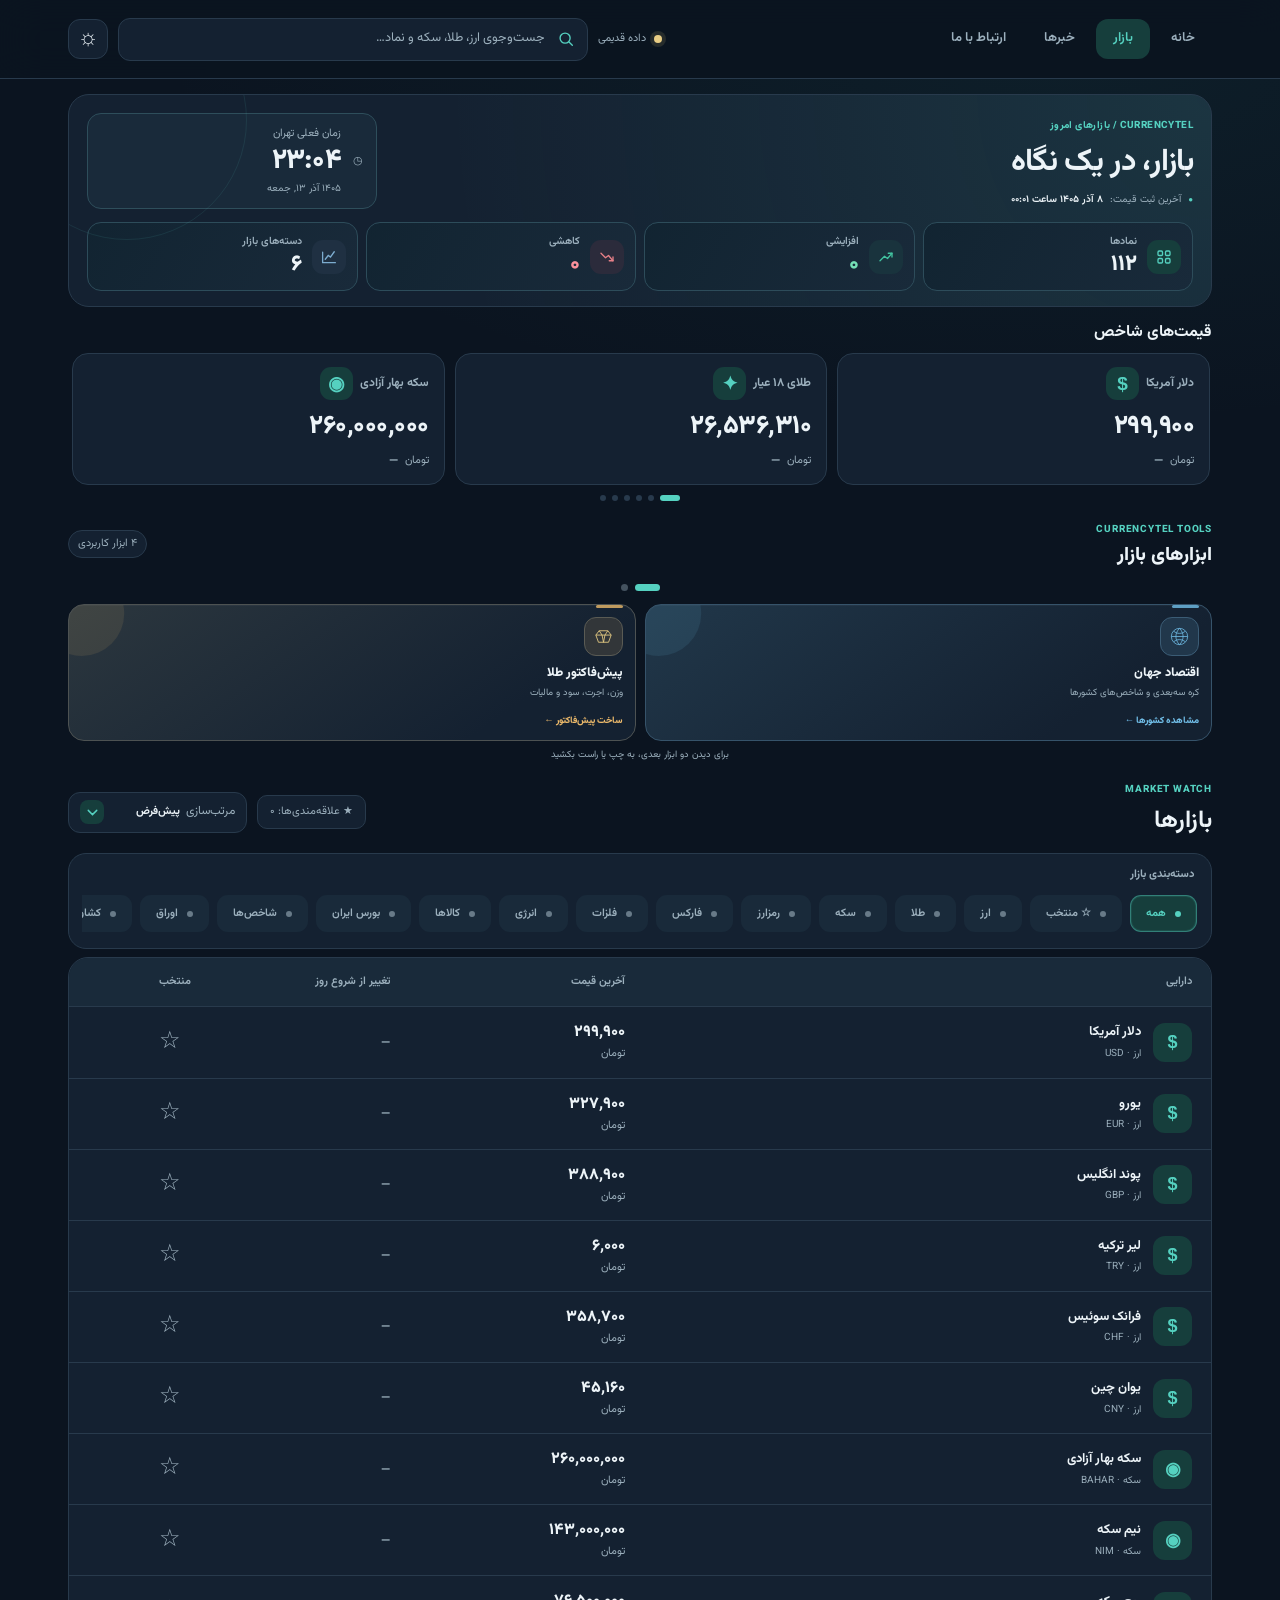
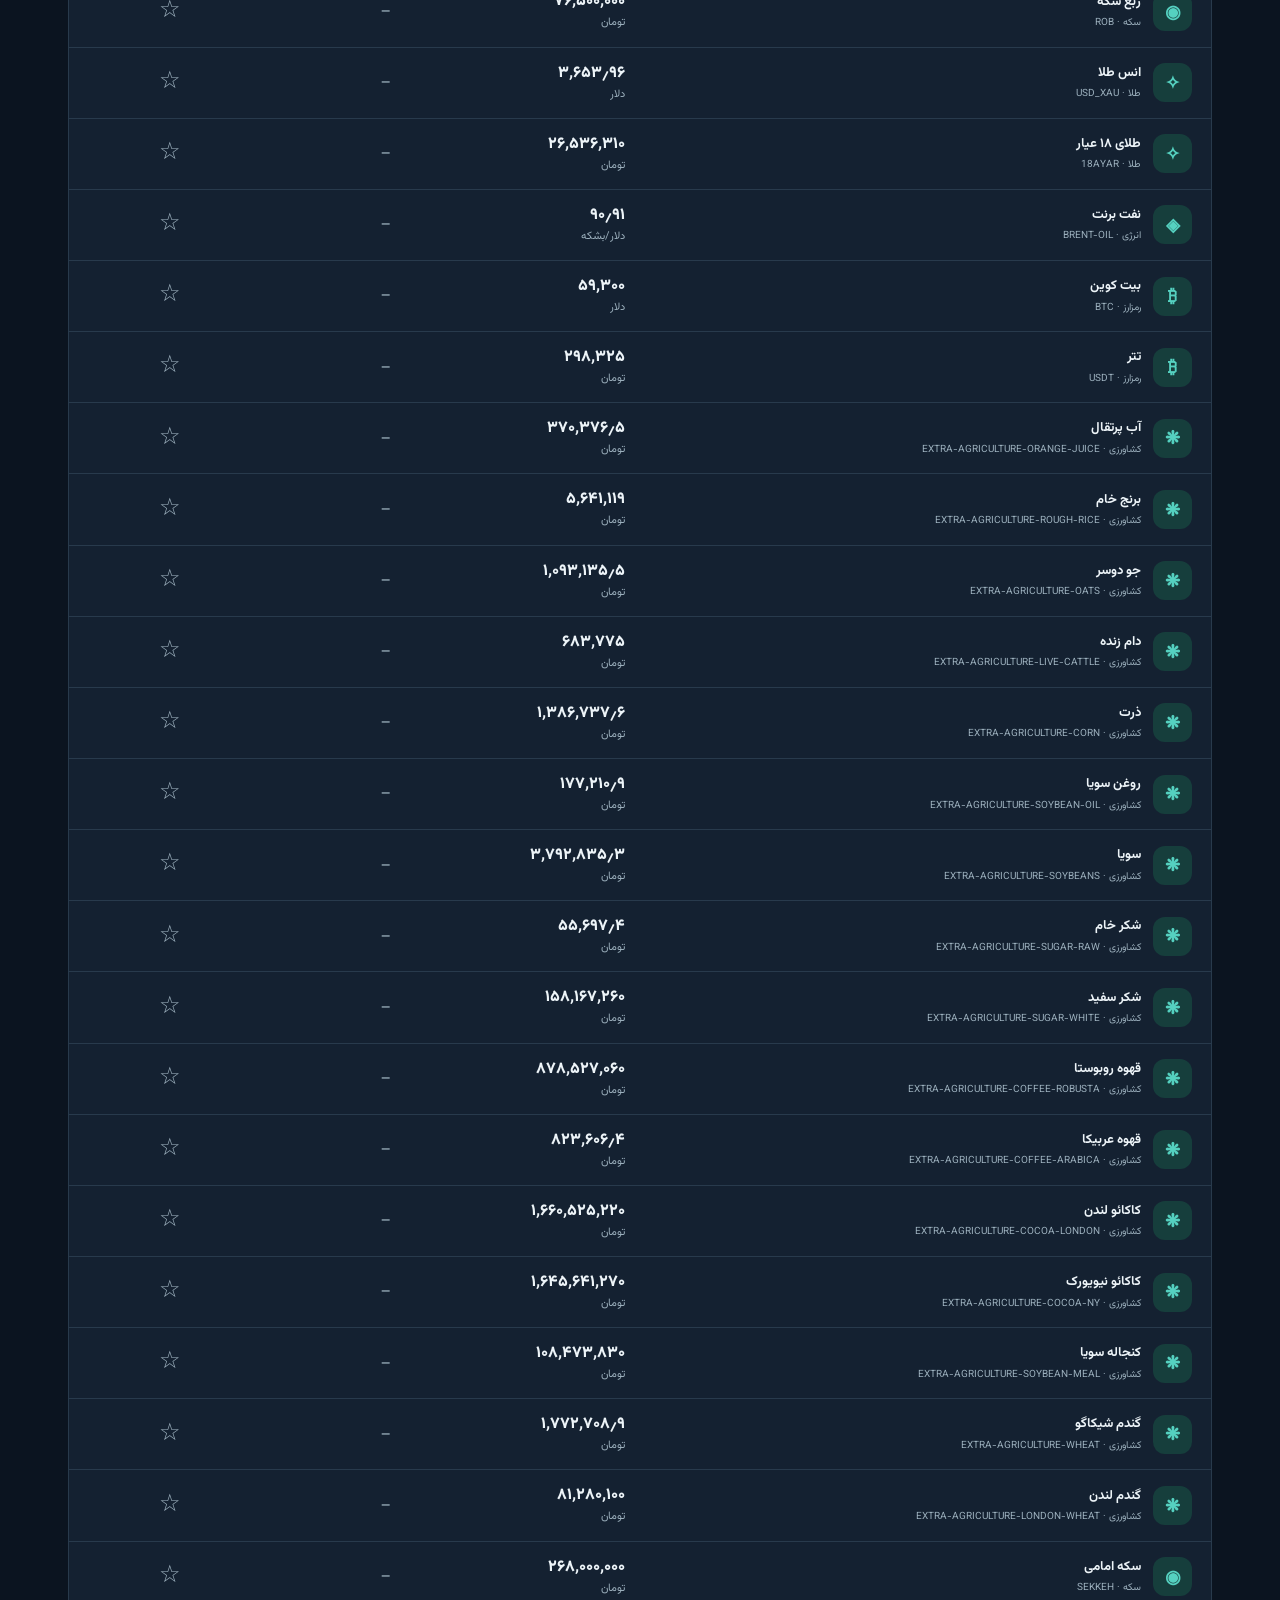
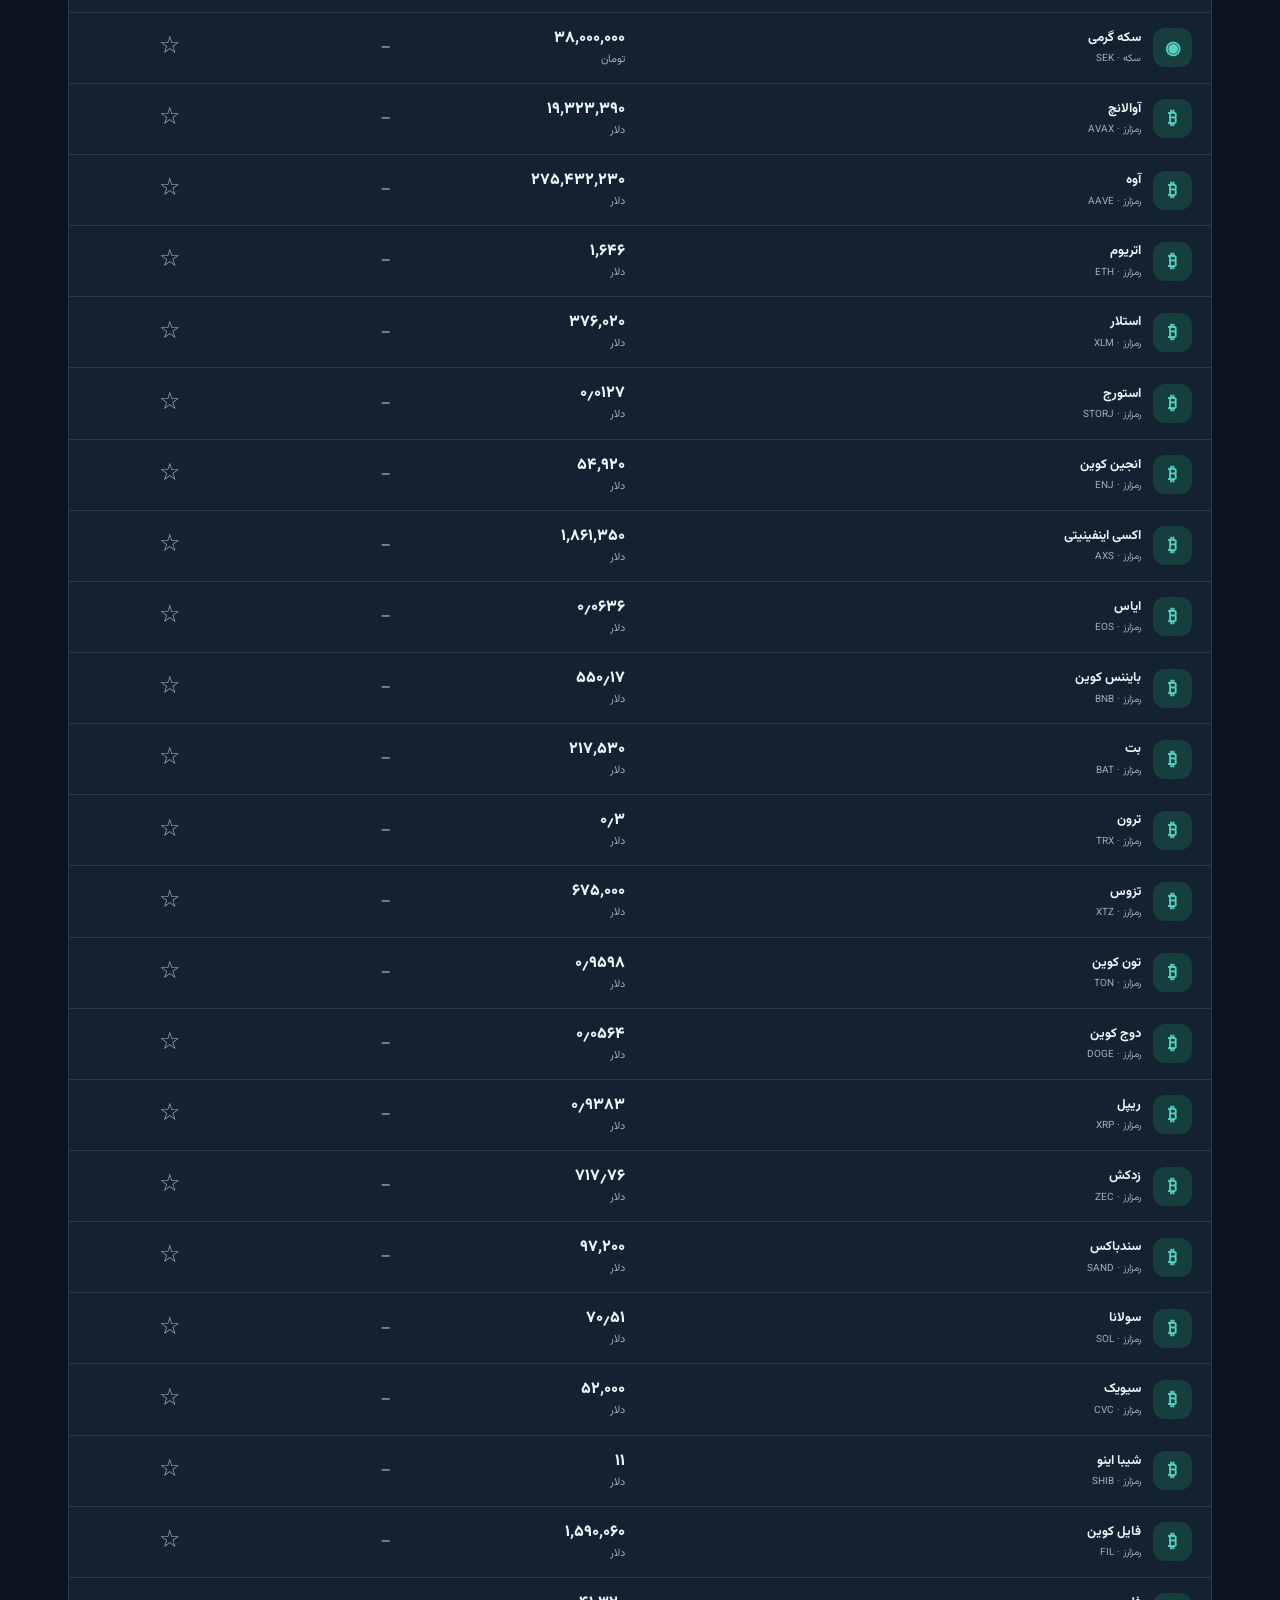
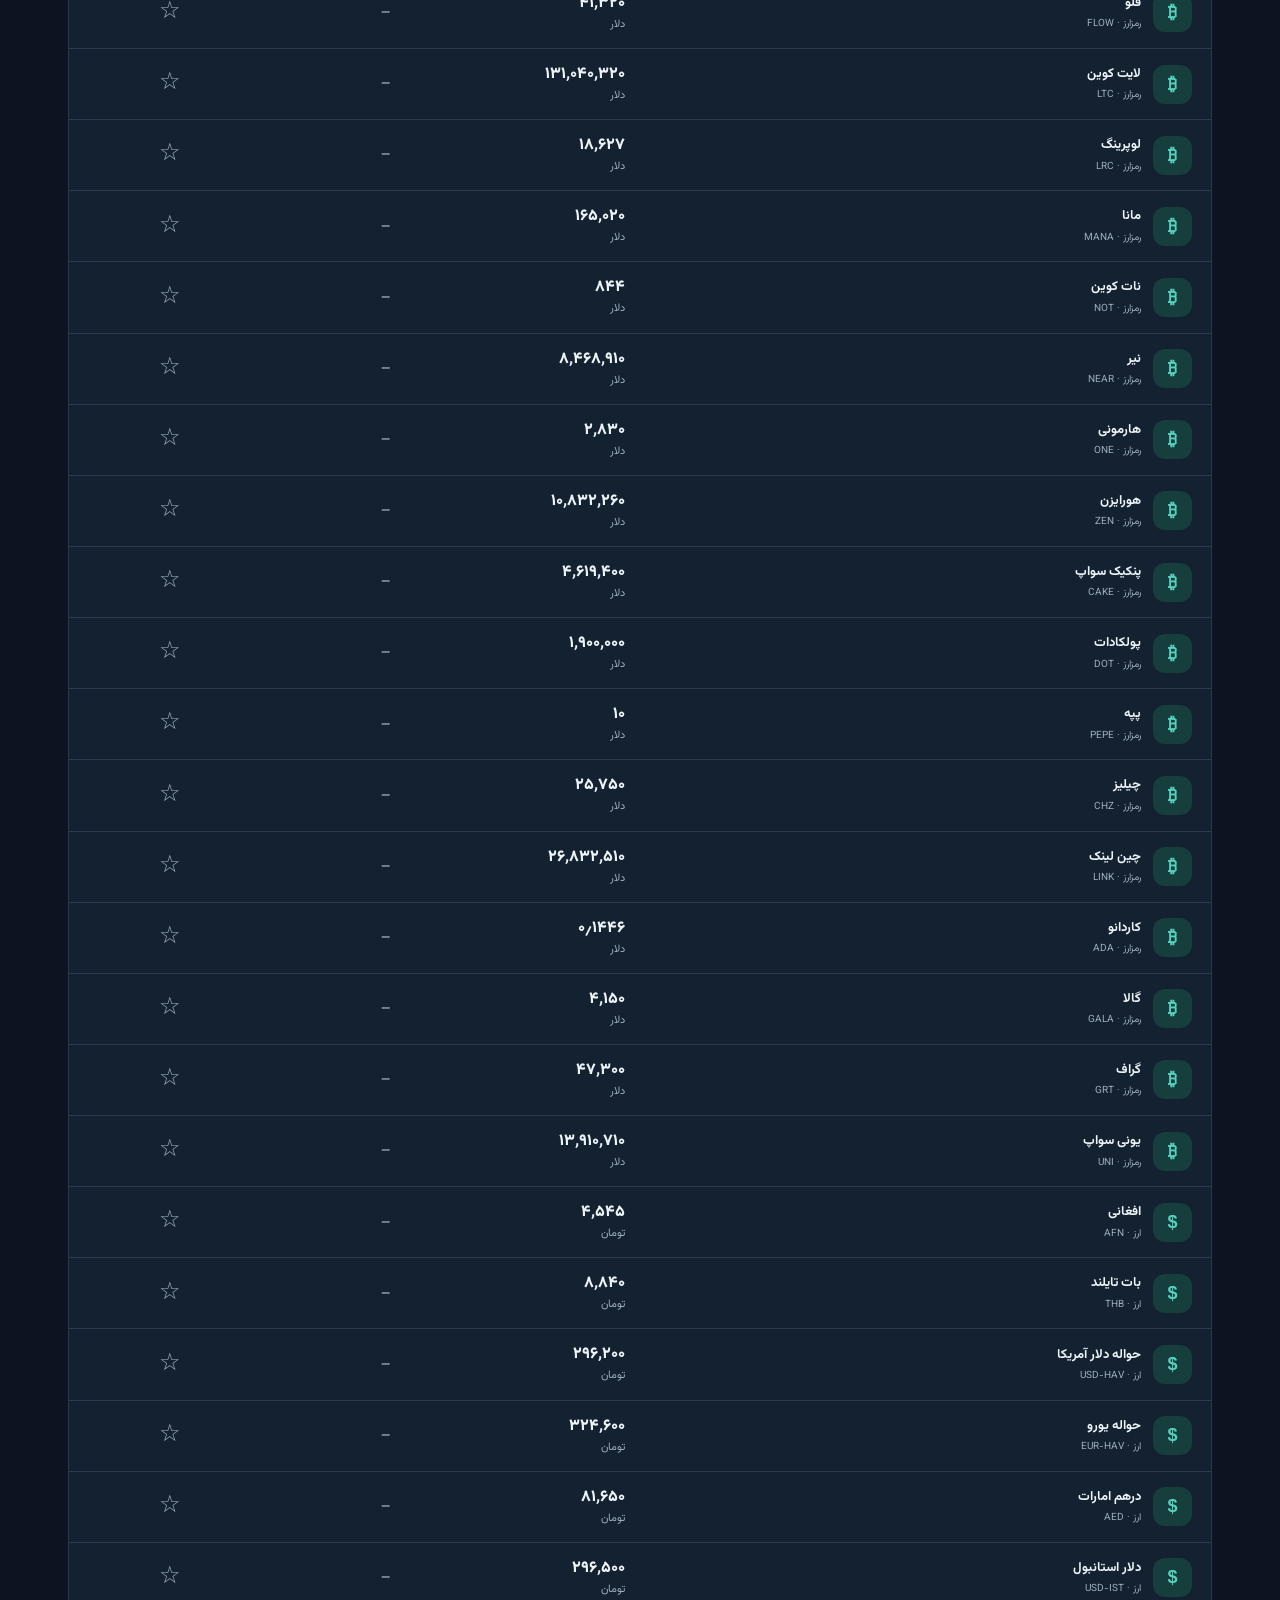
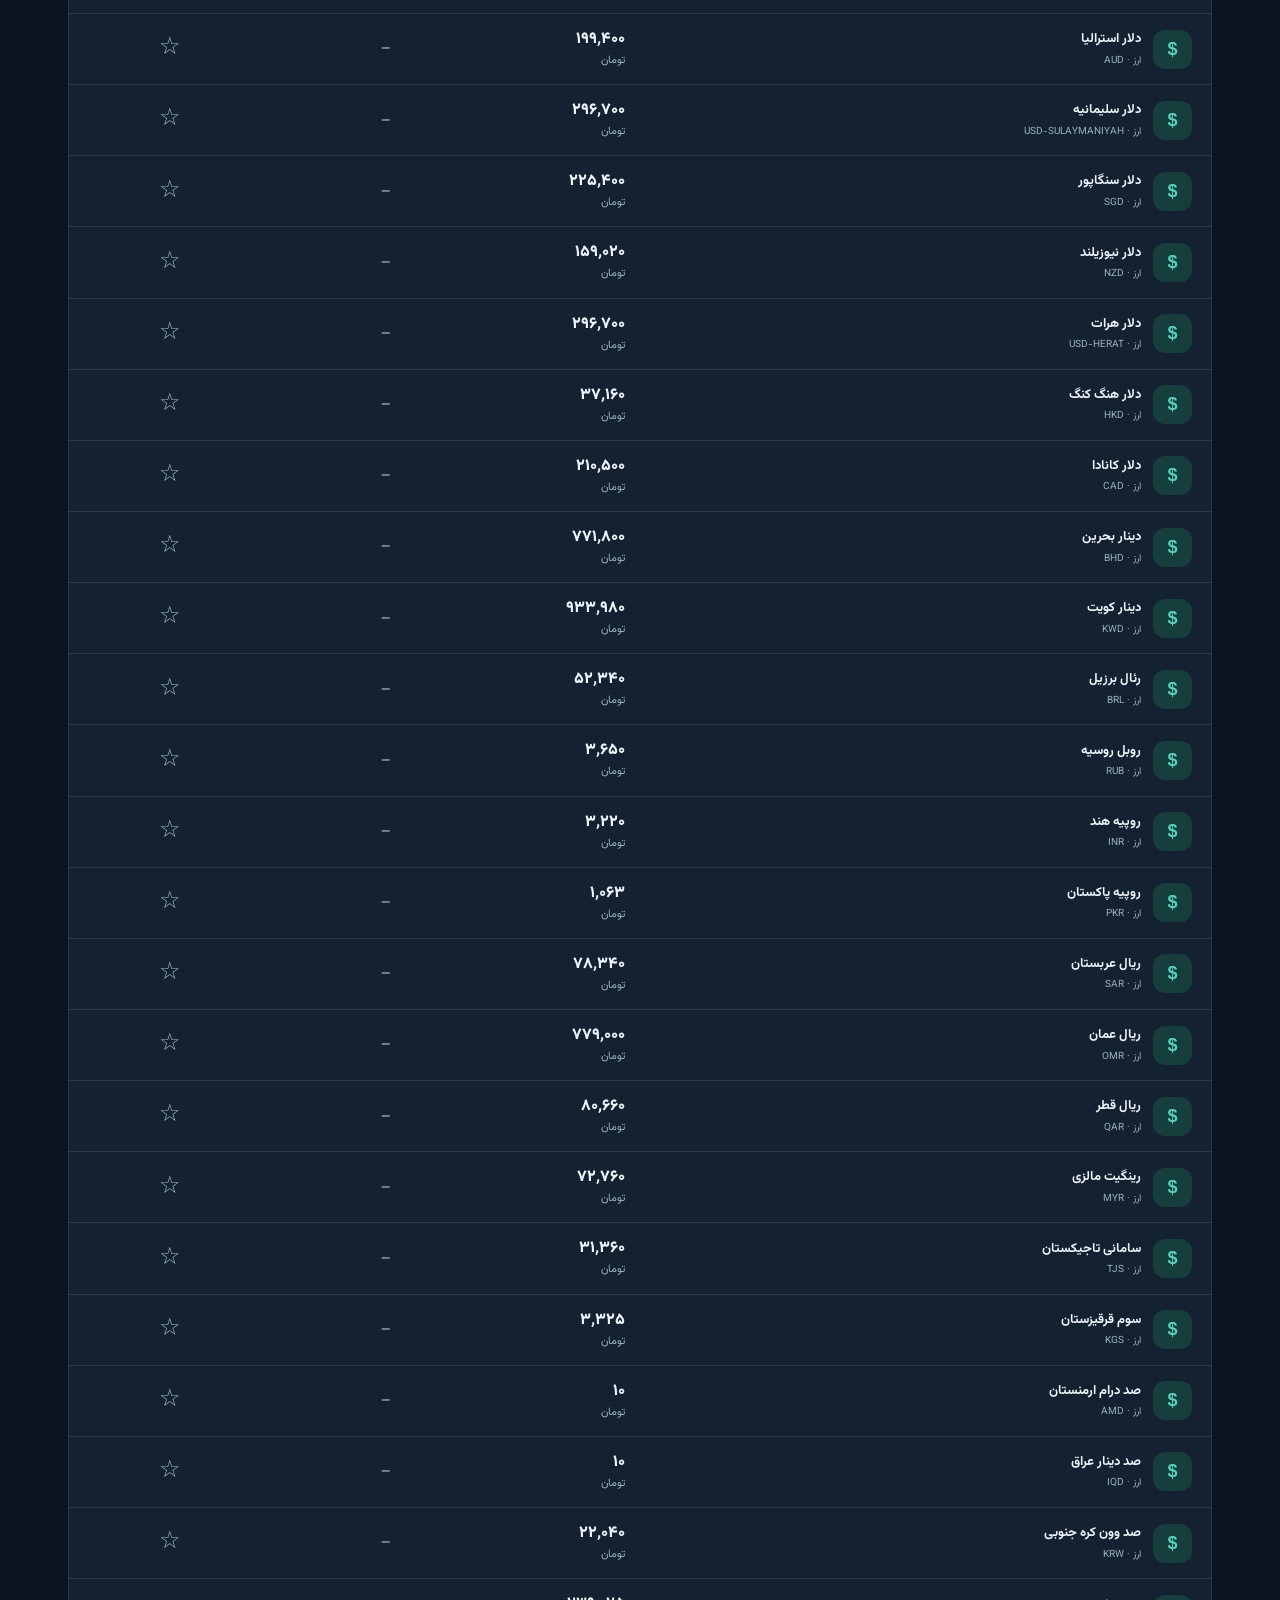
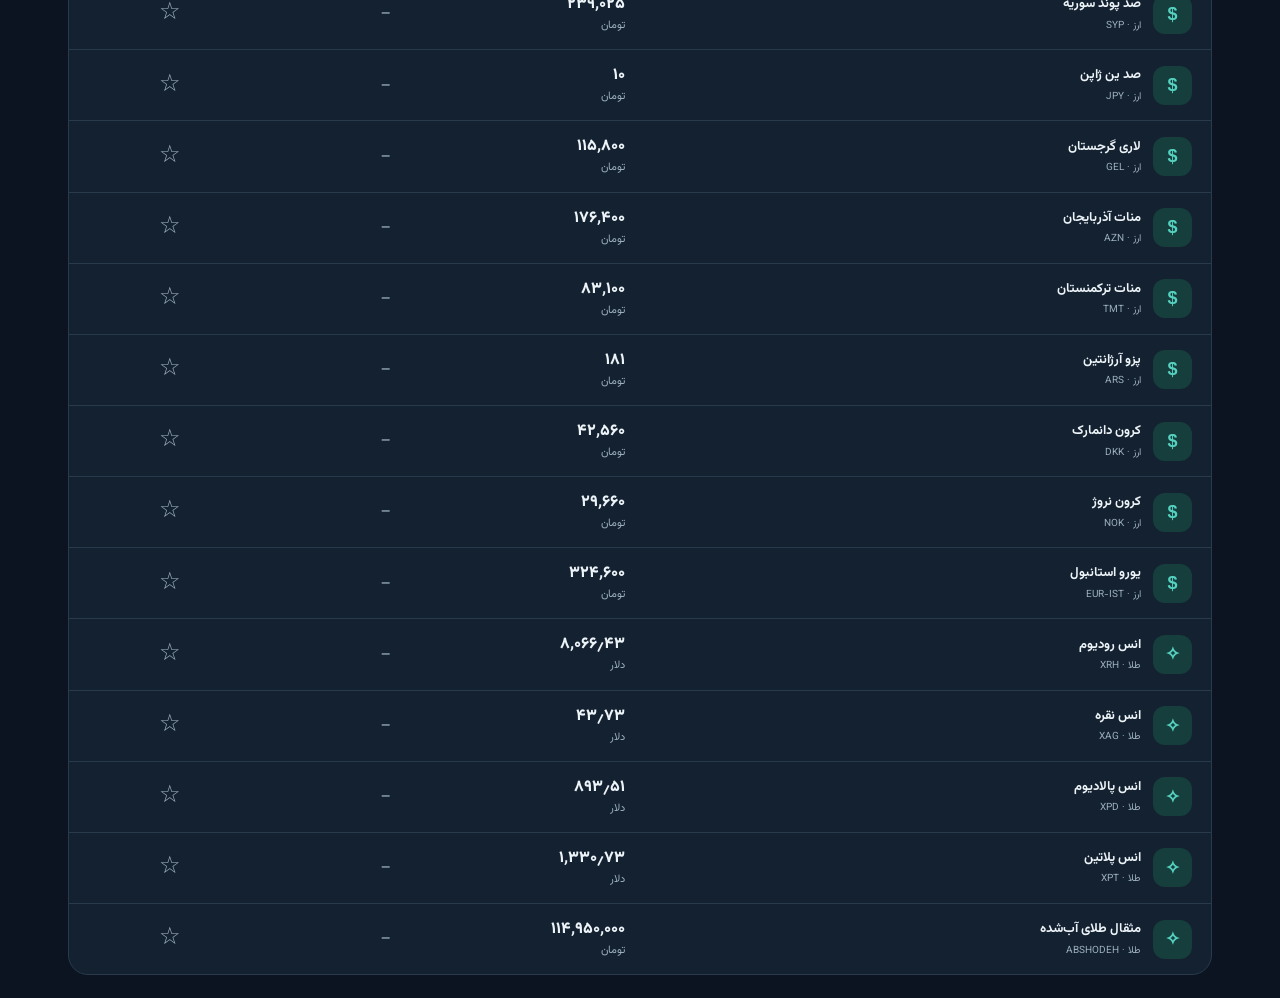
<file: index.html>
<!doctype html>
<html lang="fa" dir="rtl">
<head>
  <meta charset="utf-8">
  <meta name="viewport" content="width=device-width, initial-scale=1, viewport-fit=cover">
  <meta name="theme-color" content="#0b1420">
  <meta name="description" content="CurrencyTel؛ اپلیکیشن قیمت ارز، طلا، سکه، رمزارز، انرژی، بورس و بازارهای جهانی با نمودار، جستجو و محاسبه‌گر">
  <meta name="color-scheme" content="dark light">
  <meta property="og:title" content="CurrencyTel | نبض بازار">
  <meta property="og:description" content="قیمت‌ها، تغییرات روزانه و نمودارهای بازار ایران و جهان">
  <meta name="currencytel-build" content="20261124-ads-v7-4-overlay-label">
  <title>CurrencyTel | نبض بازار</title>
  <link rel="icon" href="./assets/icons/icon.svg" type="image/svg+xml">
  <link rel="manifest" href="./manifest.webmanifest">
  <link rel="preconnect" href="https://fonts.googleapis.com">
  <link rel="preconnect" href="https://fonts.gstatic.com" crossorigin>
  <link href="https://fonts.googleapis.com/css2?family=Vazirmatn:wght@400;500;600;700;800&display=swap" rel="stylesheet">
  <link rel="stylesheet" href="./assets/css/main.css?v=20261124-ads-v7-4-overlay-label">
  <link rel="stylesheet" href="./assets/css/market-features.css?v=20261124-ads-v7-4-overlay-label">
  <link rel="stylesheet" href="./assets/css/market-redesign.css?v=20261124-ads-v7-4-overlay-label">
  <link rel="stylesheet" href="./assets/css/ads.css?v=20261124-ads-v7-4-overlay-label">
  <script src="./assets/js/ads.js?v=20261124-ads-v7-4-overlay-label" type="module" defer></script>
  <script src="./assets/js/app.js?v=20261124-ads-v7-4-overlay-label" type="module" defer></script>
  <script src="./assets/js/modules/tools-carousel.js?v=20261124-ads-v7-4-overlay-label" defer></script>

  <!-- Critical touch behavior lives in HTML too, so stale optional styles cannot restore text selection. -->
  <style id="ct-touch-policy-v6">
    html,html *,html *::before,html *::after{-webkit-tap-highlight-color:transparent!important;-webkit-touch-callout:none!important}
    html,body,body *,body *::before,body *::after{-webkit-user-select:none!important;user-select:none!important}
    input,textarea,[contenteditable="true"],[contenteditable="true"] *,[role="textbox"]{-webkit-user-select:text!important;user-select:text!important;-webkit-touch-callout:default!important}
    @media (hover:none),(pointer:coarse){
      .bottom-nav a:not(.active):hover,.bottom-nav a:not(.active):active,.header-nav a:not(.active):hover,.header-nav a:not(.active):active{background:transparent!important;color:var(--muted)!important}
      .bottom-nav a,.header-nav a,.bottom-nav svg,button,a,.chip{transition:none!important}
    }
  </style>
  <script id="ct-touch-guard-v6">
  (()=>{
    const editable=(node)=>node instanceof Element&&Boolean(node.closest('input,textarea,[contenteditable="true"],[role="textbox"]'));
    document.addEventListener('selectstart',event=>{if(!editable(event.target))event.preventDefault();},true);
    document.addEventListener('contextmenu',event=>{
      if(matchMedia('(pointer:coarse)').matches&&!editable(event.target))event.preventDefault();
    },true);
  })();
  </script>

  <!-- Always register a versioned worker: stale browser/CDN sw.js cannot block the upgrade. -->
  <script id="ct-sw-updater-v6">
  (() => {
    const supported=('serviceWorker' in navigator)&&(
      location.protocol==='https:'||location.hostname==='localhost'||location.hostname==='127.0.0.1');
    if(!supported)return;
    const worker='./sw.js?ct-build=20261124-ads-v7-4-overlay-label';
    const hadController=Boolean(navigator.serviceWorker.controller);
    let reloading=false,lastCheck=0;
    navigator.serviceWorker.addEventListener('controllerchange',()=>{
      if(!hadController||reloading)return;
      reloading=true;
      // Avoid an eternal reload loop if a browser has broken worker lifecycle semantics.
      const k='ct-sw-refresh-20261124-ads-v7-4-overlay-label';
      if(!sessionStorage.getItem(k)){sessionStorage.setItem(k,'1');location.reload();}
    });
    const check=()=>{
      if(Date.now()-lastCheck<60*1000)return;
      lastCheck=Date.now();
      navigator.serviceWorker.register(worker,{scope:'./',updateViaCache:'none'})
        .then(reg=>reg.update()).catch(err=>console.warn('CurrencyTel SW update:',err));
    };
    check();
    window.addEventListener('pageshow',check);
    window.addEventListener('online',check);
    document.addEventListener('visibilitychange',()=>{if(!document.hidden)check();});
  })();
  </script>
</head>
<body>
  <a class="skip-link" href="#prices">رفتن به قیمت‌ها</a>
  <div class="app-main">
    <header class="site-header">
      <div class="shell header-inner">
        <nav class="header-nav" aria-label="منوی اصلی"><a href="#dashboard" data-nav="dashboard">خانه</a><a href="#home" data-nav="home" class="active" aria-current="page">بازار</a><a href="#news" data-nav="news">خبرها</a><a href="#connect" data-nav="connect">ارتباط با ما</a></nav>
        <div class="header-actions">
          <div id="status" class="status" role="status"><span class="status-dot"></span><span id="statusLabel">در حال بارگیری</span></div>
          <div class="header-search" id="headerSearch">
            <label class="header-search-field" for="searchInput">
              <svg viewBox="0 0 24 24" fill="none" stroke="currentColor" stroke-width="1.8" stroke-linecap="round" aria-hidden="true"><circle cx="10.8" cy="10.8" r="6.7"/><path d="m16 16 4.4 4.4"/></svg>
              <input id="searchInput" type="search" placeholder="جست‌وجوی ارز، طلا، سکه و نماد…" autocomplete="off" aria-label="جست‌وجوی دارایی‌ها">
            </label>
          </div>
          <button id="themeBtn" type="button" class="icon-button" aria-label="تغییر حالت روشن و تاریک" title="تغییر تم">☼</button>
        </div>
      </div>
    </header>
    <main class="shell content">
      <section id="home" class="home-section" aria-labelledby="heroTitle">
<div class="hero compact-hero market-overview">
  <div class="hero-main">
    <span class="eyebrow">CURRENCYTEL / بازارهای امروز</span>
    <h1 id="heroTitle">بازار، در یک نگاه</h1>
    <div class="hero-meta"><span class="data-icon" aria-hidden="true">●</span><span>آخرین ثبت قیمت:</span><strong id="updatedAt">—</strong></div>
  </div>
  <div class="hero-aside clock-panel" aria-label="ساعت فعلی تهران">
    <span class="clock-icon" aria-hidden="true">◷</span>
    <div><span>زمان فعلی تهران</span><strong id="ageLabel" class="live-clock">—</strong><small id="currentDate">—</small></div>
  </div>
  <div class="market-pulse market-overview-stats" id="marketPulse" role="group" aria-label="خلاصه آمار بازار">
    <div class="pulse-card pulseAssets"><span class="pulse-decor" aria-hidden="true"><svg viewBox="0 0 24 24" fill="none" stroke="currentColor" stroke-width="1.75"><rect x="4" y="4" width="6" height="6" rx="1.5"/><rect x="14" y="4" width="6" height="6" rx="1.5"/><rect x="4" y="14" width="6" height="6" rx="1.5"/><rect x="14" y="14" width="6" height="6" rx="1.5"/></svg></span><span class="pulse-info"><small>نمادها</small><strong id="pulseAssets">—</strong></span></div>
    <div class="pulse-card pulseUp"><span class="pulse-decor" aria-hidden="true"><svg viewBox="0 0 24 24" fill="none" stroke="currentColor" stroke-width="1.75" stroke-linecap="round" stroke-linejoin="round"><path d="m4 17 6-6 4 3 6-7"/><path d="M15 7h5v5"/></svg></span><span class="pulse-info"><small>افزایشی</small><strong id="pulseUp">—</strong></span></div>
    <div class="pulse-card pulseDown"><span class="pulse-decor" aria-hidden="true"><svg viewBox="0 0 24 24" fill="none" stroke="currentColor" stroke-width="1.75" stroke-linecap="round" stroke-linejoin="round"><path d="m4 7 6 6 4-3 6 7"/><path d="M15 17h5v-5"/></svg></span><span class="pulse-info"><small>کاهشی</small><strong id="pulseDown">—</strong></span></div>
    <div class="pulse-card pulseMarkets"><span class="pulse-decor" aria-hidden="true"><svg viewBox="0 0 24 24" fill="none" stroke="currentColor" stroke-width="1.75" stroke-linecap="round"><path d="M3.5 19.5V5.5M3.5 19.5h17"/><path d="m7 15 4-5 3 2 5-7"/></svg></span><span class="pulse-info"><small>دسته‌های بازار</small><strong id="pulseMarkets">—</strong></span></div>
  </div>
</div>
        <div class="spotlight-heading"><div><h2>قیمت‌های شاخص</h2></div></div>
        <div id="summaryGrid" class="summary-grid summary-carousel" aria-label="اسلایدر قیمت‌های شاخص" aria-roledescription="اسلایدر"><div class="summary-card skeleton"></div><div class="summary-card skeleton"></div></div>
        <div id="carouselDots" class="carousel-dots" aria-label="انتخاب اسلاید قیمت‌ها"></div>
<section class="ctmf-section" id="marketFeatures" aria-labelledby="marketFeaturesTitle">
  <div class="ctmf-section-heading"><div><span class="eyebrow">CURRENCYTEL TOOLS</span><h2 id="marketFeaturesTitle">ابزارهای بازار</h2></div><span class="ctmf-section-caption">۴ ابزار کاربردی</span></div>
  <div class="ctmf-slider-controls" aria-label="پیمایش ابزارهای بازار">

    <div id="marketFeatureDots" class="ctmf-slider-dots" role="group" aria-label="انتخاب ابزار"></div>

  </div>
  <div class="ctmf-cards ctmf-slider-track" id="marketFeatureCards" role="region" aria-roledescription="اسلایدر" aria-label="ابزارهای بازار؛ هر صفحه شامل دو ابزار است" tabindex="0">
    <button type="button" class="ctmf-feature-card" data-market-feature="world" aria-controls="marketFeaturePanel" aria-expanded="false">
      <span class="ctmf-feature-icon" aria-hidden="true"><svg viewBox="0 0 48 48" fill="none" stroke="currentColor" stroke-width="1.6"><circle cx="24" cy="24" r="17"/><path d="M7 24h34M24 7c-10 10-10 24 0 34M24 7c10 10 10 24 0 34M12 13c7 6 17 6 24 0M12 35c7-6 17-6 24 0"/></svg></span>
      <span class="ctmf-feature-copy"><strong>اقتصاد جهان</strong><small>کره سه‌بعدی و شاخص‌های کشورها</small><span class="ctmf-feature-action">مشاهده کشورها ←</span></span>
    </button>
    <button type="button" class="ctmf-feature-card" data-market-feature="gold" aria-controls="marketFeaturePanel" aria-expanded="false">
      <span class="ctmf-feature-icon ctmf-feature-gold" aria-hidden="true"><svg viewBox="0 0 48 48" fill="none" stroke="currentColor" stroke-width="1.8" stroke-linejoin="round"><path d="M8 21h32l-5.5 15h-21L8 21ZM8 21l7-9h18l7 9M15 12l6 9m12-9-6 9M21 21l3 15 3-15"/></svg></span>
      <span class="ctmf-feature-copy"><strong>پیش‌فاکتور طلا</strong><small>وزن، اجرت، سود و مالیات</small><span class="ctmf-feature-action">ساخت پیش‌فاکتور ←</span></span>
    </button>
    <button type="button" class="ctmf-feature-card" data-market-feature="chart" aria-controls="marketFeaturePanel" aria-expanded="false">
      <span class="ctmf-feature-icon" aria-hidden="true"><svg viewBox="0 0 48 48" fill="none" stroke="currentColor" stroke-width="2" stroke-linecap="round" stroke-linejoin="round"><path d="M8 37V9M8 37h32M13 29l8-9 8 5 9-15"/><circle cx="21" cy="20" r="2" fill="currentColor" stroke="none"/></svg></span>
      <span class="ctmf-feature-copy"><strong>نمودار و تحلیل</strong><small>روند قیمت‌ها در بازه‌های زمانی</small><span class="ctmf-feature-action">مشاهده نمودار ←</span></span>
    </button>
    <button type="button" class="ctmf-feature-card" data-market-feature="converter" aria-controls="marketFeaturePanel" aria-expanded="false">
      <span class="ctmf-feature-icon" aria-hidden="true"><svg viewBox="0 0 48 48" fill="none" stroke="currentColor" stroke-width="2" stroke-linecap="round" stroke-linejoin="round"><rect x="9" y="5" width="30" height="38" rx="6"/><path d="M15 13h18v9H15zM16 29h3m6 0h3m5 0h1M16 36h3m6 0h3m5 0h1"/></svg></span>
      <span class="ctmf-feature-copy"><strong>محاسبه‌گر نرخ</strong><small>تبدیل ارزش دارایی‌ها به تومان</small><span class="ctmf-feature-action">محاسبه نرخ ←</span></span>
    </button>
  </div>
  <p class="ctmf-swipe-hint">برای دیدن دو ابزار بعدی، به چپ یا راست بکشید</p>
  <div id="marketFeaturePanel" class="ctmf-feature-panel" hidden>
    <div class="ctmf-feature-panel-bar"><h2 id="marketFeatureTitle"></h2><button type="button" id="marketFeatureBack" class="ctmf-btn ctmf-btn-soft">بستن ابزار ×</button></div>
    <div id="marketFeatureContent" aria-live="off"></div>
    <div id="marketCoreTools" hidden>
      <div id="marketChartTool" data-core-feature="chart" hidden>
<section class="panel analytics-panel" aria-labelledby="chartTitle">
          <div class="panel-heading"><h3 id="chartTitle">نمودار و تحلیل قیمت</h3></div>
          <label class="field-label" for="chartAsset">انتخاب دارایی</label>
          <select id="chartAsset" class="field-select"><option value="usd">دلار آمریکا</option></select>
          <div class="range-tabs" id="chartRanges" role="group" aria-label="بازه زمانی نمودار">
            <button type="button" class="range-tab active" data-range="24h" aria-pressed="true">۲۴ ساعت</button>
            <button type="button" class="range-tab" data-range="7d" aria-pressed="false">۷ روز</button>
            <button type="button" class="range-tab" data-range="30d" aria-pressed="false">۳۰ روز</button>
            <button type="button" class="range-tab" data-range="90d" aria-pressed="false">۹۰ روز</button>
          </div>
          <div class="chart-headline"><div><small>آخرین قیمت ثبت‌شده</small><div id="chartNumber" class="chart-value">—</div></div><span id="chartTrend" class="chart-trend flat">—</span></div>
          <div class="chart-wrap chart-pro" id="chartPlot">
            <svg id="historyChart" tabindex="0" role="img" aria-label="نمودار قیمت بر اساس تاریخچه ثبت‌شده"></svg>
            <div id="chartTooltip" class="chart-tooltip" hidden></div>
            <div id="chartEmpty" class="chart-empty" hidden>برای این بازه هنوز گزارش قیمت ثبت نشده است.</div>
          </div>
          <div class="chart-stat-grid" id="chartStats" aria-live="polite">
            <div><small>تغییر در داده‌های موجود</small><strong id="chartDelta">—</strong></div>
            <div><small>تعداد مشاهدات</small><strong id="chartCount">—</strong></div>
          </div>
          <p id="chartMeta" class="muted chart-subtitle" aria-live="polite">برای رسم نمودار، تاریخچه قیمت لازم است.</p>
        </section></div>
<div id="marketConverterTool" data-core-feature="converter" hidden>
<section class="panel" aria-labelledby="convertTitle"><div class="panel-heading"><h3 id="convertTitle">محاسبه‌گر نرخ</h3></div><label class="field-label" for="converterAsset">انتخاب دارایی</label><select id="converterAsset" class="field-select"></select><label class="field-label" for="converterAmount">مقدار</label><input id="converterAmount" class="field-input" inputmode="decimal" type="text" value="۱" pattern="[0-9۰-۹٠-٩.,٫٬ ]*"><div class="conversion-result"><small>ارزش تقریبی به تومان</small><strong id="conversionValue">—</strong><span id="conversionNote">برآورد بر اساس نرخ ثبت‌شده</span></div></section>      </div>
      <div class="ctad-placement" data-ctad-slot="tools_footer" hidden></div>
    </div>
  </div>
<div class="ctad-placement" data-ctad-slot="market_between" hidden></div>
</section>
      <section class="section" id="prices" aria-labelledby="pricesTitle">
        <div class="section-heading price-section-heading"><div><div class="eyebrow">MARKET WATCH</div><h2 id="pricesTitle">بازارها</h2></div><div class="price-heading-actions"><span id="favoriteCount" class="favs-badge">☆ منتخب‌ها: ۰</span><div class="sort-wrap"><span>مرتب‌سازی</span><select id="sortInput" aria-label="مرتب‌سازی بازار"><option value="default">پیش‌فرض</option><option value="name">نام</option><option value="price_desc">بیشترین قیمت</option><option value="change_desc">بیشترین رشد</option></select></div></div></div>
        <div class="filter-shell" aria-label="انتخاب دسته بازار">
          <div class="filter-toolbar"><span>دسته‌بندی بازار</span></div>
          <div id="filterBar" class="filter-bar" role="group" aria-label="فیلتر بازارها"><button type="button" data-filter="all" class="chip active" aria-pressed="true">همه</button><button type="button" data-filter="favorite" class="chip" aria-pressed="false">☆ منتخب</button><button type="button" data-filter="currency" class="chip" aria-pressed="false">ارز</button><button type="button" data-filter="gold" class="chip" aria-pressed="false">طلا</button><button type="button" data-filter="coin" class="chip" aria-pressed="false">سکه</button><button type="button" data-filter="crypto" class="chip" aria-pressed="false">رمزارز</button><button type="button" data-filter="forex" class="chip" aria-pressed="false">فارکس</button><button type="button" data-filter="metal" class="chip" aria-pressed="false">فلزات</button><button type="button" data-filter="energy" class="chip" aria-pressed="false">انرژی</button><button type="button" data-filter="commodity" class="chip" aria-pressed="false">کالاها</button><button type="button" data-filter="stock" class="chip" aria-pressed="false">بورس ایران</button><button type="button" data-filter="index" class="chip" aria-pressed="false">شاخص‌ها</button><button type="button" data-filter="bond" class="chip" aria-pressed="false">اوراق</button><button type="button" data-filter="agriculture" class="chip" aria-pressed="false">کشاورزی</button></div>
        </div>
        <div class="data-card"><div class="table-scroll"><table class="prices-table"><thead><tr><th>دارایی</th><th>آخرین قیمت</th><th>تغییر از شروع روز</th><th>منتخب</th></tr></thead><tbody id="priceRows"><tr><td colspan="4" class="blank-state">در حال دریافت قیمت‌ها...</td></tr></tbody></table></div></div>
        <div id="errorMessage" role="alert" class="error-message" hidden></div>
        <div class="ctad-placement ctad-price-footer" data-ctad-slot="market_inline" hidden></div>
      </section>
      </section>
<section id="dashboard" class="section ct-home" hidden aria-labelledby="dashboardTitle">
  <div class="ct-home-hero">
    <div><span class="eyebrow">CURRENCYTEL / YOUR DASHBOARD</span><h1 id="dashboardTitle">خانه کرنسی‌تل</h1><p>همه ابزارها و امکانات بازار، یک‌جا و در دسترس شما.</p></div>
    <span class="ct-home-mark" aria-hidden="true"><svg viewBox="0 0 48 48" fill="none" stroke="currentColor" stroke-width="2.2"><path d="M8 31l11-11 8 7 12-18"/><path d="m30 9 9 0 0 9"/></svg></span>
  </div>
  <div class="ctad-placement" data-ctad-slot="home_quick" hidden></div>
  <div class="ct-home-section-heading"><div><span class="eyebrow">QUICK ACCESS</span><h2>دسترسی سریع</h2></div><span>۱۰ مسیر کاربردی</span></div>
  <div class="ct-home-grid" aria-label="تمام امکانات کرنسی‌تل">
          <a class="ct-home-tile" href="#home"><span class="ct-home-icon" aria-hidden="true"><svg viewBox="0 0 24 24" fill="none" stroke="currentColor" stroke-width="1.65" stroke-linecap="round" stroke-linejoin="round"><path d="M4 20h16M5 16l5-6 4 3 5-8"/><path d="m15 5 4 0v4"/></svg></span><span class="ct-home-info"><strong>بازار امروز</strong><small>نمای کلی قیمت‌ها</small></span><span class="ct-home-chevron" aria-hidden="true">←</span></a>
          <a class="ct-home-tile" href="#prices"><span class="ct-home-icon" aria-hidden="true"><svg viewBox="0 0 24 24" fill="none" stroke="currentColor" stroke-width="1.65" stroke-linecap="round" stroke-linejoin="round"><path d="M4 6h16M4 12h16M4 18h16"/><circle cx="9" cy="6" r="1" fill="currentColor" stroke="none"/><circle cx="15" cy="12" r="1" fill="currentColor" stroke="none"/></svg></span><span class="ct-home-info"><strong>فهرست قیمت‌ها</strong><small>تمام نمادها و دسته‌ها</small></span><span class="ct-home-chevron" aria-hidden="true">←</span></a>
          <a class="ct-home-tile" href="#news"><span class="ct-home-icon" aria-hidden="true"><svg viewBox="0 0 24 24" fill="none" stroke="currentColor" stroke-width="1.65" stroke-linecap="round" stroke-linejoin="round"><rect x="4" y="4" width="16" height="16" rx="3"/><path d="M8 9h8M8 13h8M8 17h5"/></svg></span><span class="ct-home-info"><strong>اخبار روز</strong><small>اخبار اقتصادی و سیاسی</small></span><span class="ct-home-chevron" aria-hidden="true">←</span></a>
          <button class="ct-home-tile" type="button" data-dashboard-tool="chart"><span class="ct-home-icon" aria-hidden="true"><svg viewBox="0 0 24 24" fill="none" stroke="currentColor" stroke-width="1.65" stroke-linecap="round" stroke-linejoin="round"><path d="M3 20h18M5 18 10 11l4 3 6-10"/><path d="M5 4v14"/></svg></span><span class="ct-home-info"><strong>نمودار قیمت</strong><small>روند و تغییرات دارایی‌ها</small></span><span class="ct-home-chevron" aria-hidden="true">←</span></button>
          <button class="ct-home-tile" type="button" data-dashboard-tool="converter"><span class="ct-home-icon" aria-hidden="true"><svg viewBox="0 0 24 24" fill="none" stroke="currentColor" stroke-width="1.65" stroke-linecap="round" stroke-linejoin="round"><rect x="5" y="3" width="14" height="18" rx="3"/><path d="M8 8h8M9 13h1m4 0h1m-6 4h1m4 0h1"/></svg></span><span class="ct-home-info"><strong>محاسبه‌گر نرخ</strong><small>محاسبه ارزش به تومان</small></span><span class="ct-home-chevron" aria-hidden="true">←</span></button>
          <button class="ct-home-tile" type="button" data-dashboard-tool="world"><span class="ct-home-icon" aria-hidden="true"><svg viewBox="0 0 24 24" fill="none" stroke="currentColor" stroke-width="1.65" stroke-linecap="round" stroke-linejoin="round"><circle cx="12" cy="12" r="9"/><path d="M3 12h18M12 3c-6 5-6 13 0 18M12 3c6 5 6 13 0 18"/></svg></span><span class="ct-home-info"><strong>اقتصاد جهان</strong><small>کره سه‌بعدی و آمار کشورها</small></span><span class="ct-home-chevron" aria-hidden="true">←</span></button>
          <button class="ct-home-tile" type="button" data-dashboard-tool="gold"><span class="ct-home-icon" aria-hidden="true"><svg viewBox="0 0 24 24" fill="none" stroke="currentColor" stroke-width="1.65" stroke-linecap="round" stroke-linejoin="round"><path d="M4 11h16l-3 8H7l-3-8Zm0 0 5-6h6l5 6m-11-6 3 6 3-6m-3 6v8"/></svg></span><span class="ct-home-info"><strong>پیش‌فاکتور طلا</strong><small>محاسبه اجرت و مالیات</small></span><span class="ct-home-chevron" aria-hidden="true">←</span></button>
          <a class="ct-home-tile" href="#prices" data-dashboard-favorites="true"><span class="ct-home-icon" aria-hidden="true"><svg viewBox="0 0 24 24" fill="none" stroke="currentColor" stroke-width="1.65" stroke-linecap="round" stroke-linejoin="round"><path d="m12 3 2.8 5.8 6.4.9-4.6 4.5 1.1 6.3L12 17.6l-5.7 2.9 1.1-6.3-4.6-4.5 6.4-.9z"/></svg></span><span class="ct-home-info"><strong>علاقه‌مندی‌ها</strong><small>نمادهای ذخیره‌شده</small></span><span class="ct-home-chevron" aria-hidden="true">←</span></a>
          <a class="ct-home-tile" href="#connect"><span class="ct-home-icon" aria-hidden="true"><svg viewBox="0 0 24 24" fill="none" stroke="currentColor" stroke-width="1.65" stroke-linecap="round" stroke-linejoin="round"><path d="M3.5 12 20 4l-4.3 16-5.4-5.8L3.5 12Z"/><path d="M10.3 14.2 20 4"/></svg></span><span class="ct-home-info"><strong>ارتباط با ما</strong><small>تلگرام و شبکه‌های اجتماعی</small></span><span class="ct-home-chevron" aria-hidden="true">←</span></a>
          <a class="ct-home-tile" href="#connect"><span class="ct-home-icon" aria-hidden="true"><svg viewBox="0 0 24 24" fill="none" stroke="currentColor" stroke-width="1.65" stroke-linecap="round" stroke-linejoin="round"><rect x="3" y="8" width="18" height="13" rx="3"/><path d="M6 8V5a2 2 0 0 1 2-2h8a2 2 0 0 1 2 2v3M3 13h18"/></svg></span><span class="ct-home-info"><strong>خدمات تجاری</strong><small>درخواست API و تبلیغات</small></span><span class="ct-home-chevron" aria-hidden="true">←</span></a>  </div>
</section>
      <section id="news" class="section news-section" aria-labelledby="newsTitle" hidden>
        <div class="spotlight-heading"><h2 id="newsTitle">آخرین خبرها</h2>
        </div>
        <div id="newsTrack" class="news-track" role="region" aria-label="اسلایدر خبرها"></div>
        <p id="newsStatus" class="muted" role="status">در حال دریافت خبرها…</p>
        <section id="newsMore" class="news-more-section" hidden aria-labelledby="newsMoreTitle">
          <div class="feed-heading"><h3 id="newsMoreTitle">سایر خبرها</h3></div>
          <div id="newsList" class="news-list"></div>
        </section>
      </section>
      <section id="connect" hidden class="section connect-section" aria-labelledby="contactPageTitle"><div class="ct-contact-heading"><span class="eyebrow">CURRENCYTEL / CONTACT</span><h1 id="contactPageTitle">ارتباط با ما</h1><p>راه‌های ارتباطی، شبکه‌های اجتماعی و خدمات تجاری کرنسی‌تل</p></div><div class="business-panel">
          <h2>خدمات تجاری CurrencyTel</h2>
          <p>برای خرید دسترسی یا استعلام تعرفهٔ تبلیغات، تماس بگیرید یا موضوع درخواست را در پیامک بفرستید.</p>
          <div class="service-links" aria-label="ارسال درخواست با پیامک">
            <a href="sms:+989029483015?body=درخواست%20خرید%20API%20قیمت">خرید API قیمت</a>
            <a href="sms:+989029483015?body=درخواست%20خرید%20API%20خبر">خرید API خبر</a>
            <a href="sms:+989029483015?body=استعلام%20تعرفه%20تبلیغات">استعلام تبلیغات</a>
          </div>
          <a class="business-call" href="tel:+989029483015"><span>تماس با فروش</span><b dir="ltr">۰۹۰۲ ۹۴۸ ۳۰۱۵</b></a>
        </div>
        <div class="section-heading channel-heading"><h2>کانال‌های رسمی</h2></div><div class="channels-grid">
        <a href="https://t.me/currencytel" target="_blank" rel="noopener noreferrer" class="channel-card"><span class="channel-icon" aria-hidden="true">✈</span><span class="channel-info"><b>تلگرام</b><small>@currencytel</small></span><span class="external">↗</span></a>
        <a href="https://ble.ir/currencytel" target="_blank" rel="noopener noreferrer" class="channel-card"><span class="channel-icon" aria-hidden="true">ب</span><span class="channel-info"><b>بله</b><small>@currencytel</small></span><span class="external">↗</span></a>
        <a href="https://rubika.ir/currencytel" target="_blank" rel="noopener noreferrer" class="channel-card"><span class="channel-icon" aria-hidden="true">ر</span><span class="channel-info"><b>روبیکا</b><small>@currencytel</small></span><span class="external">↗</span></a>
        <a href="https://www.instagram.com/currencytel/" target="_blank" rel="noopener noreferrer" class="channel-card"><span class="channel-icon" aria-hidden="true">◎</span><span class="channel-info"><b>اینستاگرام</b><small>@currencytel</small></span><span class="external">↗</span></a>
        </div>
      </section>
    </main>
    <span id="footerTime" hidden aria-hidden="true"></span>
  </div>
  <nav class="bottom-nav" aria-label="منوی پایین برنامه"><a href="#dashboard" data-nav="dashboard"><svg viewBox="0 0 24 24" fill="none" stroke="currentColor" stroke-width="1.85" stroke-linecap="round" stroke-linejoin="round" aria-hidden="true"><path d="m3 10 9-7 9 7v10a1 1 0 0 1-1 1h-5v-7H9v7H4a1 1 0 0 1-1-1z"/></svg><small>خانه</small></a><a class="active" aria-current="page" href="#home" data-nav="home"><svg viewBox="0 0 24 24" fill="none" stroke="currentColor" stroke-width="1.85" stroke-linecap="round" stroke-linejoin="round" aria-hidden="true"><path d="M3.5 15.5 8 11l3 2.5 6.5-7"/><path d="m13.5 6.5 4-.1.1 4"/><path d="M4 20h16"/></svg><small>بازار</small></a><a href="#news" data-nav="news"><svg viewBox="0 0 24 24" fill="none" stroke="currentColor" stroke-width="1.85" stroke-linecap="round" stroke-linejoin="round" aria-hidden="true"><rect x="4" y="4.5" width="15.5" height="15" rx="2"/><path d="M7.5 8h8.5M7.5 12h8.5M7.5 16h5"/></svg><small>خبرها</small></a><a href="#connect" data-nav="connect"><svg viewBox="0 0 24 24" fill="none" stroke="currentColor" stroke-width="1.85" stroke-linecap="round" stroke-linejoin="round" aria-hidden="true"><path d="M4.5 12.5 19 5l-4.1 14-4.2-5.5-6.2-1z"/><path d="M10.7 13.5 19 5"/></svg><small>ارتباط با ما</small></a></nav>
  <div id="detailBackdrop" class="detail-backdrop" hidden></div>
  <aside id="detailSheet" class="detail-sheet" role="dialog" aria-modal="true" aria-labelledby="detailTitle" hidden><div class="detail-sheet-top"><span class="detail-handle"></span><button id="detailClose" type="button" class="icon-button" aria-label="بستن پنجره">×</button></div><div id="detailContent"></div></aside>
  <div class="toast" id="toast" role="status" aria-live="polite" hidden></div>
</body>
</html>
</file>
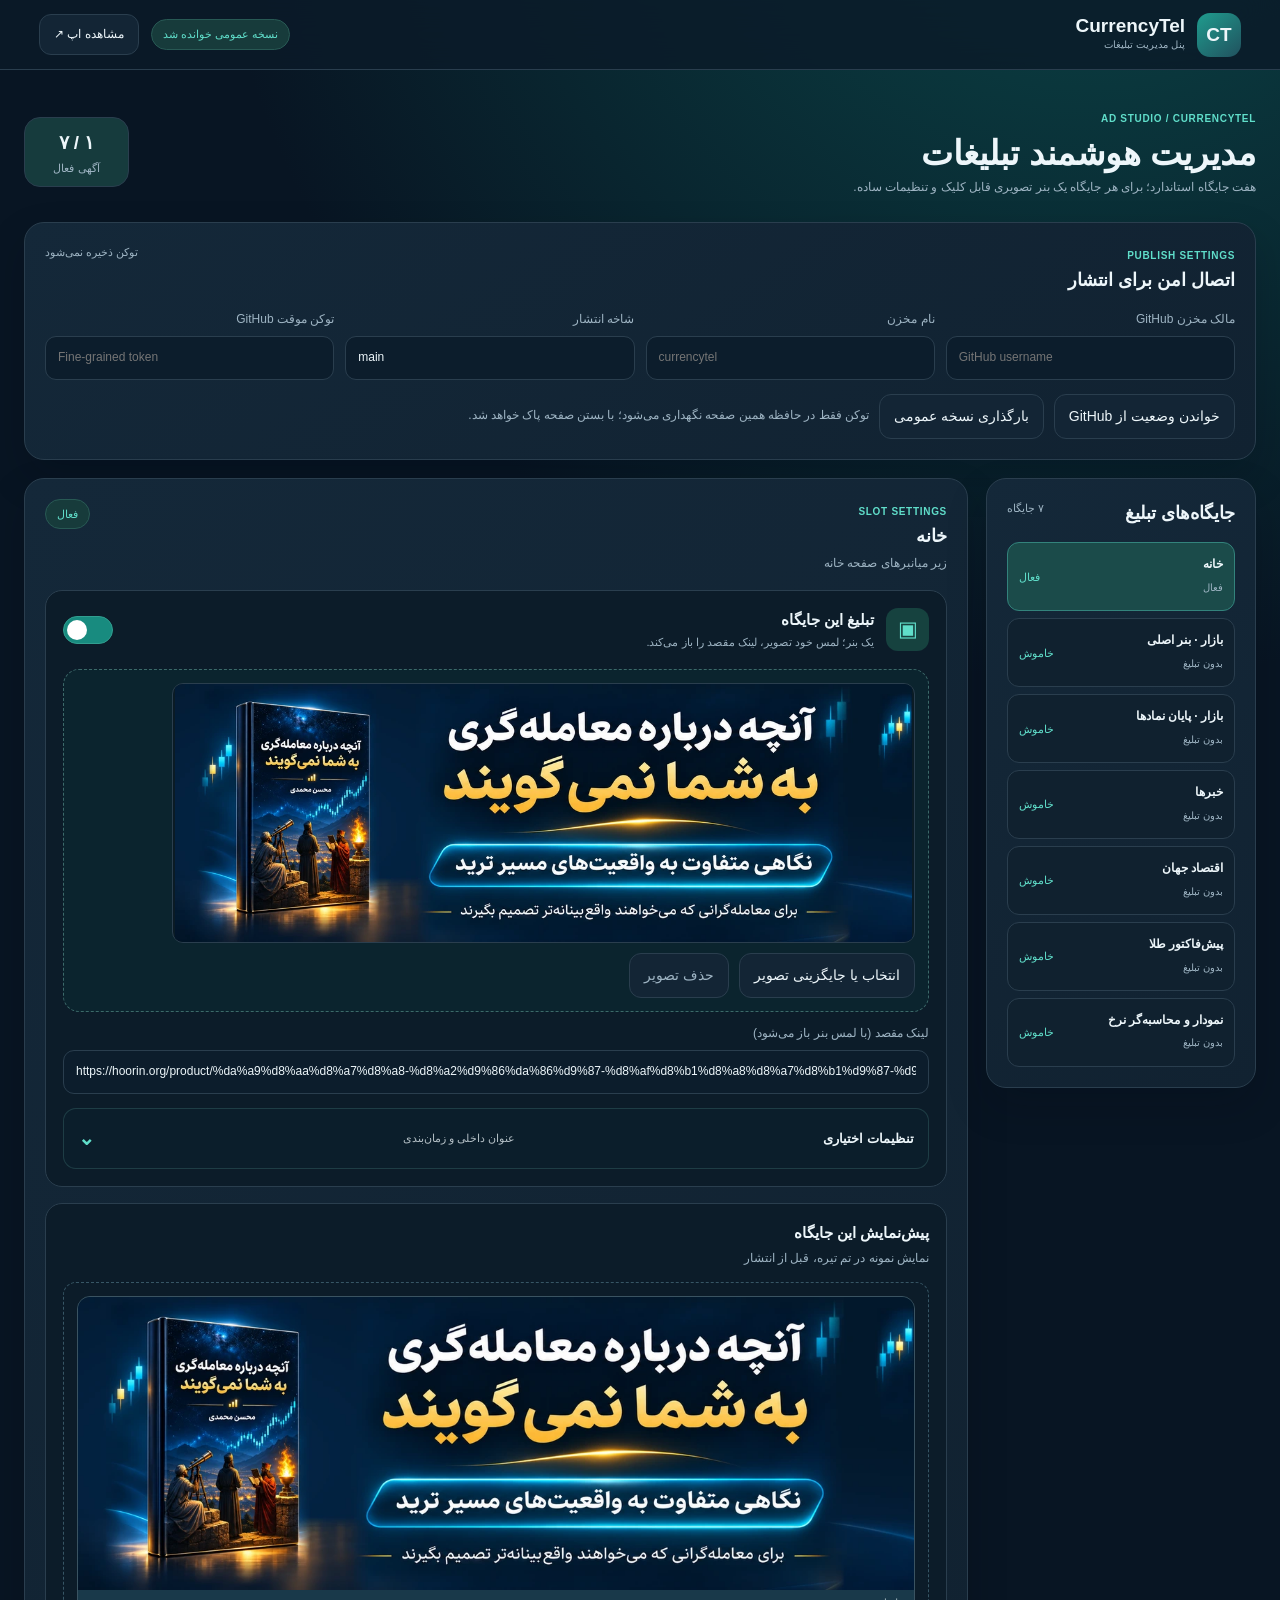
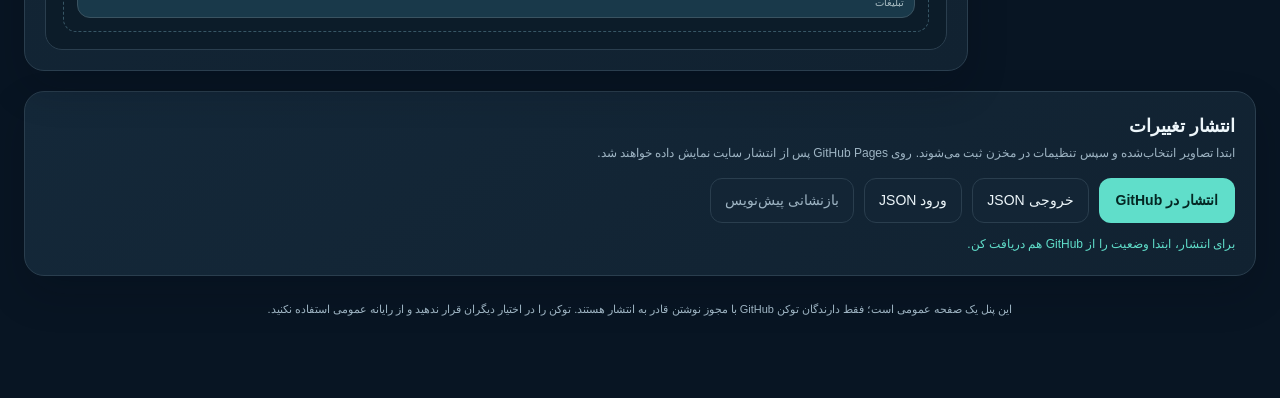
<file: admin/ads.html>
<!doctype html>
<html lang="fa" dir="rtl">
<head>
<meta charset="utf-8">
<meta name="viewport" content="width=device-width, initial-scale=1, viewport-fit=cover">
<meta name="robots" content="noindex,nofollow,noarchive">
<meta name="referrer" content="no-referrer">
<meta http-equiv="Content-Security-Policy" content="default-src 'none'; script-src 'self'; style-src 'self' 'unsafe-inline' https://fonts.googleapis.com; font-src https://fonts.gstatic.com; img-src 'self' data: blob:; connect-src 'self' https://api.github.com; base-uri 'self'; form-action 'none'; frame-ancestors 'none'">
<title>پنل تبلیغات | CurrencyTel</title>
<link rel="icon" href="../assets/icons/icon.svg" type="image/svg+xml">
<link href="https://fonts.googleapis.com/css2?family=Vazirmatn:wght@400;500;600;700;800&display=swap" rel="stylesheet">
<link rel="stylesheet" href="../assets/css/admin-ads.css?v=20261124-ads-v7-2-safe1">
<script type="module" src="../assets/js/admin-ads.js?v=20261124-ads-v7-2-safe1"></script>
</head>
<body>
<div class="app">
  <header class="header">
    <div class="brand"><div class="brand-badge">CT</div><div><strong>CurrencyTel</strong><small>پنل مدیریت تبلیغات</small></div></div>
    <div class="header-end"><span id="publishState" class="status-pill">ذخیره‌نشده</span><a class="outline-link" href="../index.html#home" target="_blank" rel="noopener noreferrer">مشاهده اپ ↗</a></div>
  </header>
  <main>
    <section class="intro"><div><span class="eyebrow">AD STUDIO / CURRENCYTEL</span><h1>مدیریت هوشمند تبلیغات</h1><p>هفت جایگاه استاندارد؛ برای هر جایگاه یک بنر تصویری قابل کلیک و تنظیمات ساده.</p></div><div class="counter"><strong id="activeCount">۰ / ۷</strong><small>آگهی فعال</small></div></section>
    <section class="panel connection" aria-labelledby="connectTitle">
      <div class="section-top"><div><span class="eyebrow">PUBLISH SETTINGS</span><h2 id="connectTitle">اتصال امن برای انتشار</h2></div><span class="hint">توکن ذخیره نمی‌شود</span></div>
      <div class="credentials">
        <label>مالک مخزن GitHub<input id="ghOwner" placeholder="GitHub username" autocomplete="off" spellcheck="false" dir="ltr" maxlength="100"></label>
        <label>نام مخزن<input id="ghRepo" placeholder="currencytel" autocomplete="off" spellcheck="false" dir="ltr" maxlength="100"></label>
        <label>شاخه انتشار<input id="ghBranch" placeholder="main" value="main" autocomplete="off" spellcheck="false" dir="ltr" maxlength="100"></label>
        <label>توکن موقت GitHub<input id="ghToken" type="password" placeholder="Fine-grained token" autocomplete="off" spellcheck="false" dir="ltr"></label>
      </div>
      <div class="tool-row"><button id="loadRemote" class="secondary" type="button">خواندن وضعیت از GitHub</button><button id="loadPublic" class="secondary" type="button">بارگذاری نسخه عمومی</button><span class="note">توکن فقط در حافظه همین صفحه نگهداری می‌شود؛ با بستن صفحه پاک خواهد شد.</span></div>
    </section>
    <div class="workspace">
      <aside class="slot-panel panel"><div class="section-top"><h2>جایگاه‌های تبلیغ</h2><span class="hint">۷ جایگاه</span></div><div id="slots" class="slot-list"></div></aside>
      <section class="editor panel"><div class="section-top"><div><span class="eyebrow">SLOT SETTINGS</span><h2 id="slotTitle">انتخاب جایگاه</h2><p id="slotDescription" class="muted"></p></div><span id="slotStatus" class="small-badge">غیرفعال</span></div>
        <div class="edit-section">
          <div class="edit-head"><div class="edit-icon">▣</div><div><h3>تبلیغ این جایگاه</h3><p>یک بنر؛ لمس خود تصویر، لینک مقصد را باز می‌کند.</p></div><label class="toggle"><input type="checkbox" data-prop="banner.enabled" aria-label="فعال بودن تبلیغ"><span></span></label></div>
          <div class="upload" id="uploadDrop" role="group" aria-label="آپلود بنر">
            <div class="upload-visual" id="uploadVisual"><span>▧</span><b>آپلود تصویر بنر</b><small>PNG / JPG / WEBP · حداکثر ۲۰MB ورودی</small></div>
            <input id="bannerFile" type="file" accept="image/png,image/jpeg,image/webp" aria-label="انتخاب تصویر بنر">
            <div class="upload-actions"><button type="button" id="chooseImage" class="secondary">انتخاب یا جایگزینی تصویر</button><button type="button" id="removeImage" class="quiet">حذف تصویر</button></div>
            <div class="crop-controls" id="cropControls" hidden><label>موقعیت افقی برش <input type="range" id="imageX" min="0" max="100" value="50"></label><label>موقعیت عمودی برش <input type="range" id="imageY" min="0" max="100" value="50"></label><small>خروجی ۱۲۰۰×۴۲۰ پیکسل با حجم کمتر از ۱ مگابایت</small></div>
          </div>
          <div class="form-grid"><label class="span2">لینک مقصد (با لمس بنر باز می‌شود)<input data-prop="banner.url" dir="ltr" maxlength="2048" placeholder="https://example.com"></label></div>
          <details class="ad-advanced"><summary>تنظیمات اختیاری <span>عنوان داخلی و زمان‌بندی</span></summary>
            <div class="form-grid">
              <label>عنوان داخلی بنر (اختیاری)<input data-prop="banner.title" maxlength="120" placeholder="برای شناسایی در پنل؛ در اپ نمایش داده نمی‌شود"></label>
              <label>توضیح تصویر (اختیاری)<input data-prop="banner.alt" maxlength="160" placeholder="برای دسترس‌پذیری؛ روی بنر دیده نمی‌شود"></label>
            </div>
            <div class="form-grid dates"><label>شروع نمایش (اختیاری)<input data-prop="banner.startAt" type="datetime-local"></label><label>پایان نمایش (اختیاری)<input data-prop="banner.endAt" type="datetime-local"></label></div>
          </details>
        </div>
        <div class="edit-section"><div class="section-top"><div><h3>پیش‌نمایش این جایگاه</h3><p class="muted">نمایش نمونه در تم تیره، قبل از انتشار</p></div></div><div id="preview" class="preview"><p class="preview-empty">برای دیدن پیش‌نمایش، بنر را فعال و تصویر انتخاب کنید.</p></div></div>
      </section>
    </div>
    <section class="panel footer-panel"><div class="section-top"><div><h2>انتشار تغییرات</h2><p class="muted">ابتدا تصاویر انتخاب‌شده و سپس تنظیمات در مخزن ثبت می‌شوند. روی GitHub Pages پس از انتشار سایت نمایش داده خواهند شد.</p></div></div><div class="tool-row"><button id="publish" type="button" class="primary">انتشار در GitHub</button><button id="exportJson" type="button" class="secondary">خروجی JSON</button><label class="secondary file-label">ورود JSON<input id="importJson" type="file" accept="application/json,.json"></label><button id="resetDraft" type="button" class="quiet">بازنشانی پیش‌نویس</button></div><div role="status" id="feedback" class="feedback" aria-live="polite"></div></section>
    <footer class="footnote">این پنل یک صفحه عمومی است؛ فقط دارندگان توکن GitHub با مجوز نوشتن قادر به انتشار هستند. توکن را در اختیار دیگران قرار ندهید و از رایانه عمومی استفاده نکنید.</footer>
  </main>
</div>
</body>
</html>
</file>
<file: assets/css/main.css>
/* CurrencyTel v3.2 — mobile-first, full-width, sidebar-free */
:root{
  color-scheme:dark;
  --bg:#0b1420;--bg-alt:#0e1b2a;--panel:#142131;--panel2:#192a3a;
  --border:#283a4c;--text:#edf4f8;--muted:#9cb0bd;--teal:#55d1c0;
  --teal-dark:#163e3c;--gold:#e9ce85;--red:#fb919c;--green:#75dfb5;
  --shadow:0 18px 40px rgba(1,7,17,.18)
}
body.light{
  color-scheme:light;--bg:#f4f7f9;--bg-alt:#eff4f6;--panel:#fff;
  --panel2:#f0f5f7;--border:#dee7eb;--text:#162b3c;--muted:#677d8a;
  --teal:#087d75;--teal-dark:#e2f4f0;--gold:#9b7320;--red:#ba465c;
  --green:#117654;--shadow:0 14px 35px rgba(26,66,90,.065)
}
*,*::before,*::after{box-sizing:border-box}
html{scroll-behavior:smooth;scroll-padding-top:95px}
body{margin:0;min-width:320px;font-family:Vazirmatn,Tahoma,Arial,sans-serif;font-size:14px;line-height:1.65;background:var(--bg);color:var(--text);-webkit-font-smoothing:antialiased}
body::before{content:"";position:absolute;inset:60px 0 auto; height:430px;z-index:-1;pointer-events:none;background:radial-gradient(ellipse at 83% 0%,rgba(37,130,128,.095),transparent 60%)}
a{color:inherit;text-decoration:none}button,input,select{font:inherit}button{cursor:pointer}button:disabled{opacity:.55;cursor:wait}
button:focus-visible,a:focus-visible,input:focus-visible,select:focus-visible,[tabindex]:focus-visible{outline:2px solid var(--teal);outline-offset:3px}
h1,h2,h3,p{margin:0}h1{font-size:clamp(23px,3vw,36px);line-height:1.35;letter-spacing:-.7px}h2{font-size:24px;line-height:1.5}h3{font-size:17px}
[hidden]{display:none!important}.skip-link{position:absolute;top:-100px;right:10px;z-index:110;background:var(--panel);padding:12px;border-radius:12px}.skip-link:focus{top:10px}
/* Navbar: a single horizontal header on wide screens, native-style tabs on phones. */
.app-main{width:100%;min-width:0;margin:0}.shell{width:min(100%,1200px);margin-inline:auto;padding-inline:28px}
.site-header{position:sticky;top:0;z-index:30;background:color-mix(in srgb,var(--bg) 90%,transparent);backdrop-filter:blur(22px);-webkit-backdrop-filter:blur(22px);border-bottom:1px solid var(--border)}
.header-inner{min-height:78px;display:flex;align-items:center;justify-content:space-between;gap:26px}
.mobile-brand{display:flex;align-items:center;gap:10px;flex-shrink:0;direction:ltr;text-align:right}
.mobile-brand img{border-radius:12px;box-shadow:0 4px 18px rgba(0,0,0,.1)}
.mobile-brand span{display:grid;gap:0;line-height:1.35}
.mobile-brand b{font:800 22px/1.4 Arial,sans-serif;letter-spacing:-.6px}
.mobile-brand small{font-size:10px;font-weight:600;color:var(--muted);direction:rtl;text-align:right}
.header-nav{display:flex;align-items:center;justify-content:center;gap:4px;flex:1}
.header-nav a{padding:9px 17px;border-radius:12px;font-size:13px;font-weight:650;color:var(--muted);transition:background .2s,color .2s}
.header-nav a.active,.header-nav a:hover{background:var(--teal-dark);color:var(--teal)}
.header-actions{display:flex;align-items:center;gap:9px;flex-shrink:0}
.status{display:flex;align-items:center;gap:8px;white-space:nowrap;color:var(--muted);font-size:11px;margin-left:5px}
.status-dot{display:inline-block;width:8px;height:8px;border-radius:50%;background:var(--gold);box-shadow:0 0 0 4px color-mix(in srgb,var(--gold) 13%,transparent);flex-shrink:0}
.status.ok .status-dot{background:var(--green);box-shadow:0 0 0 4px color-mix(in srgb,var(--green) 13%,transparent)}
.status.error .status-dot{background:var(--red)}
.icon-button{width:40px;height:40px;border:1px solid var(--border);background:var(--panel);border-radius:12px;color:var(--text);font-size:23px;display:inline-grid;place-items:center;transition:background .2s,border .2s}
.icon-button:hover{border-color:var(--teal);color:var(--teal);background:var(--panel2)}
.content{padding-top:27px;padding-bottom:45px}
/* Hero — compact, calm, with one clear call to action */
.hero{position:relative;overflow:hidden;display:grid;grid-template-columns:minmax(0,1fr) 268px;align-items:center;gap:24px;background:linear-gradient(120deg,rgba(31,116,119,.16),transparent 70%),var(--panel);border:1px solid var(--border);border-radius:25px;padding:30px 32px}
.hero::after{content:"";position:absolute;left:-62px;top:-95px;width:240px;height:240px;border:1px solid rgba(91,204,193,.1);border-radius:50%;pointer-events:none}
.hero .eyebrow{color:var(--teal);font-size:10px;font-weight:800;letter-spacing:.4px}
.hero h1{margin:8px 0 6px}.hero-main p{font-size:13px;color:var(--muted)}
.hero-meta{display:flex;align-items:center;gap:7px;margin-top:16px;flex-wrap:wrap;color:var(--muted);font-size:11px}
.hero-meta strong{color:var(--text);font-size:11px;font-weight:650}.hero-time-icon{font-size:18px;color:var(--teal)}
.hero-cta{display:inline-flex;align-items:center;gap:12px;margin-top:16px;background:var(--teal);color:#072626;border-radius:12px;padding:9px 16px;font-size:12px;font-weight:800}
.hero-cta:hover{filter:brightness(1.1)}
.hero-aside{display:flex;align-items:flex-start;gap:12px;padding:19px;border-radius:17px;background:color-mix(in srgb,var(--bg) 75%,transparent);border:1px solid var(--border)}
.hero-aside-dot{width:10px;height:10px;flex:0 0 10px;margin-top:6px;border-radius:50%;background:var(--teal);box-shadow:0 0 0 5px color-mix(in srgb,var(--teal) 12%,transparent)}
.hero-aside>div{display:grid;gap:4px}.hero-aside span:not(.hero-aside-dot){font-size:11px;color:var(--muted)}
.hero-aside strong{font-size:13px;line-height:1.65}.hero-aside small{color:var(--muted);font-size:10px;line-height:1.65}
/* Headline quotes */
.summary-grid{display:grid;grid-template-columns:repeat(4,minmax(0,1fr));gap:14px;margin-top:16px}
.summary-card{width:100%;min-width:0;text-align:right;padding:19px;border-radius:20px;background:var(--panel);border:1px solid var(--border);color:var(--text);min-height:147px;display:flex;flex-direction:column;transition:transform .2s,border-color .2s,background .2s}
.summary-card:hover{transform:translateY(-2px);border-color:color-mix(in srgb,var(--teal) 35%,var(--border));background:var(--panel2)}
.summary-top,.summary-bottom{display:flex;align-items:center;justify-content:space-between;gap:7px}
.summary-kicker{font-size:12px;font-weight:700;color:var(--muted)}
.summary-icon{flex:0 0 33px;width:33px;height:33px;display:grid;place-items:center;border-radius:11px;background:var(--teal-dark);color:var(--teal);font:700 19px Arial,sans-serif}
.summary-number{direction:ltr;unicode-bidi:plaintext;text-align:right;margin:17px 0 8px;font:800 clamp(19px,2.2vw,27px)/1.25 Vazirmatn,Tahoma,sans-serif;white-space:nowrap;letter-spacing:-.5px}
.summary-unit{font-size:11px;color:var(--muted)}
.change{display:inline-block;white-space:nowrap;font-size:12px;font-weight:750;direction:ltr;unicode-bidi:isolate}
.change.up,.market-pulse .up{color:var(--green)}.change.down,.market-pulse .down{color:var(--red)}.change.flat{color:var(--muted)}
.market-pulse{display:flex;flex-wrap:wrap;align-items:center;gap:12px;margin:14px 0 3px}
.market-pulse>span{display:flex;align-items:center;gap:5px;border:1px solid var(--border);border-radius:99px;background:var(--panel);font-size:11px;padding:5px 12px;color:var(--muted)}
.market-pulse b{font-weight:800;color:var(--text)}.market-pulse .up b{color:var(--green)}.market-pulse .down b{color:var(--red)}
.skeleton{opacity:.45;background:linear-gradient(110deg,var(--panel),var(--panel2),var(--panel));background-size:200% 100%;animation:shine 1.5s infinite}@keyframes shine{to{background-position:-200% 0}}
/* Market browser */
.section{margin-top:38px;scroll-margin-top:95px}.section-heading{display:flex;justify-content:space-between;align-items:center;gap:15px;margin-bottom:18px}
.eyebrow{color:var(--teal);font-weight:800;font-size:10px;letter-spacing:.8px}.section-heading h2{margin:5px 0 4px}
.muted{color:var(--muted);font-size:12px}.favs-badge,.soft-badge{font-size:11px;color:var(--muted);border-radius:10px;border:1px solid var(--border);padding:7px 12px;background:var(--panel)}
.toolbar{display:flex;align-items:center;gap:11px;margin-bottom:13px}.search-wrap{position:relative;display:flex;align-items:center;flex:1;min-width:0}
.search-wrap span{position:absolute;right:16px;color:var(--muted);font-size:23px;pointer-events:none}
.search-wrap input{width:100%;height:50px;background:var(--panel);border:1px solid var(--border);color:var(--text);border-radius:14px;padding:0 44px 0 14px;font-size:13px;min-width:0}
.search-wrap input:focus{border-color:var(--teal);outline:1px solid var(--teal)}
.sort-wrap{display:flex;align-items:center;gap:8px;white-space:nowrap;color:var(--muted);padding:0 11px;height:50px;border:1px solid var(--border);background:var(--panel);border-radius:14px;font-size:12px}
.sort-wrap select{background:transparent;border:0;color:var(--text);max-width:135px;outline:none;font-size:12px;min-width:0}
.sort-wrap option{background:var(--panel);color:var(--text)}
.filter-bar{display:flex;gap:8px;overflow-x:auto;overscroll-behavior-inline:contain;scrollbar-width:none;scroll-snap-type:x proximity;margin-bottom:14px;padding:3px 1px 5px}
.filter-bar::-webkit-scrollbar{display:none}.chip{flex-shrink:0;background:var(--panel);border:1px solid var(--border);border-radius:999px;padding:8px 15px;min-height:40px;color:var(--muted);font-size:12px;white-space:nowrap;scroll-snap-align:start;transition:background .2s,color .2s}
.chip:hover,.chip.active{background:var(--teal-dark);border-color:color-mix(in srgb,var(--teal) 42%,var(--border));color:var(--teal);font-weight:750}
.table-toolbar{display:flex;align-items:center;justify-content:space-between;gap:10px;padding:0 5px 10px;font-size:11px;color:var(--muted)}.hint{font-size:11px}
.data-card{border:1px solid var(--border);border-radius:20px;background:var(--panel);overflow:hidden}.table-scroll{overflow-x:auto}
.prices-table{border-collapse:collapse;width:100%;text-align:right;font-size:13px}.prices-table th{padding:15px 19px;background:var(--panel2);font-size:11px;font-weight:650;color:var(--muted);white-space:nowrap}
.prices-table td{padding:14px 19px;border-top:1px solid var(--border)}.prices-table tbody tr[data-detail]{cursor:pointer;transition:background .18s}.prices-table tbody tr[data-detail]:hover{background:var(--panel2)}
.asset-title{display:flex;align-items:center;gap:12px;font-size:13px;font-weight:700;white-space:nowrap}
.asset-symbol{flex:0 0 39px;width:39px;height:39px;border-radius:12px;background:var(--teal-dark);color:var(--teal);display:grid;place-items:center;font:700 18px Arial,sans-serif}
.asset-meta{display:block;margin-top:2px;font-size:10px;direction:ltr;text-align:right;color:var(--muted);font-weight:400}
.money-number{display:block;font:800 16px/1.5 Vazirmatn,Tahoma,sans-serif;direction:ltr;unicode-bidi:plaintext;text-align:right;white-space:nowrap}
.money-unit{display:block;font-size:11px;color:var(--muted);white-space:nowrap}
.favorite-btn{width:42px;height:42px;border:none;background:transparent;font-size:24px;color:var(--muted);border-radius:11px}.favorite-btn.saved{color:var(--gold)}
.blank-state{text-align:center!important;padding:35px!important;color:var(--muted)}.error-message{color:var(--text);padding:16px;border:1px solid var(--red);border-radius:15px;margin-top:13px;font-size:12px}
/* Details and tools */
.utilities-grid{display:grid;grid-template-columns:1.15fr .85fr;gap:15px}.panel{background:var(--panel);border:1px solid var(--border);border-radius:20px;padding:23px;min-width:0}
.panel-heading{display:flex;align-items:center;justify-content:space-between;gap:10px;margin-bottom:19px}.panel-heading h3{font-size:17px}
.field-label{display:block;font-size:12px;color:var(--muted);margin:14px 0 8px}
.field-select,.field-input{display:block;width:100%;min-height:47px;background:var(--panel2);border:1px solid var(--border);border-radius:12px;padding:9px 13px;color:var(--text);font-size:13px}
.chart-value{direction:ltr;unicode-bidi:plaintext;text-align:right;font:800 26px Vazirmatn,Tahoma,sans-serif;margin:18px 0 4px}
.chart-subtitle{font-size:11px;line-height:1.85}.chart-wrap{height:210px;display:flex;align-items:center;position:relative}.chart-wrap svg{height:175px;width:100%;overflow:visible}.chart-empty{position:absolute;inset:0;display:grid;place-items:center;color:var(--muted);font-size:12px}
.conversion-result{background:var(--panel2);border:1px solid var(--border);padding:20px;border-radius:16px;margin-top:20px;display:grid;gap:8px}
.conversion-result small,.conversion-result span{color:var(--muted);font-size:11px}.conversion-result strong{direction:ltr;unicode-bidi:plaintext;text-align:right;font:800 26px Vazirmatn,Tahoma,sans-serif}
.channels-grid{display:grid;grid-template-columns:repeat(5,minmax(0,1fr));gap:11px}.channel-card{display:flex;align-items:center;gap:10px;min-width:0;padding:15px 12px;background:var(--panel);border:1px solid var(--border);border-radius:15px;transition:background .2s,border .2s}
.channel-card:hover{background:var(--panel2);border-color:var(--teal)}.channel-icon{display:grid;place-items:center;background:var(--teal-dark);color:var(--teal);border-radius:11px;font-size:18px;font-weight:800;flex:0 0 37px;width:37px;height:37px}
.channel-card span:nth-child(2){min-width:0}.channel-card b{font-size:12px;display:block}.channel-card small{display:block;color:var(--muted);direction:ltr;text-align:right;font:11px Arial,sans-serif;margin-top:3px}
.external{margin-right:auto;color:var(--muted)}.site-footer{display:flex;align-items:center;justify-content:space-between;gap:12px;flex-wrap:wrap;border-top:1px solid var(--border);color:var(--muted);font-size:11px;padding-top:23px;padding-bottom:28px;margin-top:20px}.site-footer a{color:var(--teal)}
.bottom-nav{display:none}
.toast{position:fixed;z-index:90;bottom:24px;left:22px;max-width:min(330px,calc(100vw - 30px));box-shadow:var(--shadow);color:var(--text);background:var(--panel2);border:1px solid var(--border);border-radius:15px;padding:13px 17px;font-size:12px}
.detail-backdrop{position:fixed;inset:0;z-index:50;background:rgba(1,7,17,.66);backdrop-filter:blur(5px)}
.detail-sheet{position:fixed;z-index:55;left:0;top:0;bottom:0;width:min(445px,100%);overflow:auto;padding:24px;background:var(--panel);border-right:1px solid var(--border);box-shadow:var(--shadow)}
.detail-sheet-top{display:flex;align-items:center;justify-content:space-between;flex-direction:row-reverse}.detail-handle{display:none}
.detail-sheet h2{font-size:25px;margin:11px 0}.detail-intro{color:var(--muted);font-size:12px;margin-bottom:17px}
.detail-price{font:800 32px Vazirmatn,Tahoma,sans-serif;direction:ltr;unicode-bidi:plaintext;text-align:right;margin:4px 0}
.detail-unit{font-size:12px;color:var(--muted);margin-bottom:13px}.detail-grid{display:grid;grid-template-columns:repeat(2,minmax(0,1fr));gap:10px;margin:19px 0}
.detail-stat{background:var(--panel2);padding:14px;border:1px solid var(--border);border-radius:13px;min-width:0}.detail-stat small{display:block;color:var(--muted);font-size:11px}.detail-stat b{display:block;overflow-wrap:anywhere;font:750 14px Vazirmatn,Tahoma,sans-serif;direction:ltr;unicode-bidi:plaintext;text-align:right;margin-top:8px}
.detail-note{font-size:11px;color:var(--muted);margin-top:13px}
@media(max-width:1060px){.header-nav a{padding:9px 12px}.channels-grid{grid-template-columns:repeat(3,minmax(0,1fr))}.summary-grid{grid-template-columns:repeat(2,minmax(0,1fr))}.utilities-grid{grid-template-columns:repeat(2,minmax(0,1fr))}}
@media(max-width:800px){
  html{scroll-padding-top:78px}.shell{padding-inline:19px}.header-inner{min-height:67px;gap:10px}.header-nav{display:none}.mobile-brand b{font-size:20px}.mobile-brand small{font-size:9px}
  .content{padding-top:18px;padding-bottom:110px}.bottom-nav{display:grid;position:fixed;z-index:40;bottom:0;left:0;right:0;grid-template-columns:repeat(4,minmax(0,1fr));padding:8px 5px max(8px,env(safe-area-inset-bottom));background:color-mix(in srgb,var(--panel) 95%,transparent);border-top:1px solid var(--border);backdrop-filter:blur(22px);-webkit-backdrop-filter:blur(22px)}
  .bottom-nav a{color:var(--muted);display:grid;justify-items:center;gap:2px;border-radius:11px;padding:6px 3px;min-height:49px}.bottom-nav a.active{color:var(--teal);background:var(--teal-dark)}.bottom-nav a span{font-size:22px;line-height:1.1}.bottom-nav a small{font-size:11px;font-weight:650}
  .hero{grid-template-columns:1fr;padding:23px;gap:16px}.hero-aside{padding:13px 15px}.hero-aside small{display:none}.hero-aside strong{font-size:12px}
  .toast{bottom:90px;left:15px}.detail-sheet{top:auto;bottom:0;right:0;left:0;width:100%;max-height:86dvh;border:1px solid var(--border);border-radius:24px 24px 0 0;padding:13px 20px max(30px,env(safe-area-inset-bottom))}
  .detail-sheet-top{flex-direction:row;justify-content:space-between}.detail-handle{display:block;width:40px;height:5px;background:var(--muted);opacity:.45;border-radius:4px;margin:0 auto}
}
@media(max-width:590px){
  .shell{padding-inline:15px}.header-actions{gap:7px}.icon-button{height:36px;width:36px;border-radius:11px;font-size:20px}.status{margin-left:1px;font-size:0;gap:0}.status .status-dot{width:9px;height:9px}
  .hero{padding:22px 19px;border-radius:20px}.hero h1{font-size:27px}.hero-main p{font-size:12px;line-height:1.9}.hero-meta{margin-top:12px;font-size:10px}.hero-meta strong{font-size:10px}.hero-cta{font-size:11px;min-height:39px}
  .summary-grid{gap:10px;margin-top:12px}.summary-card{padding:14px 13px;min-height:139px;border-radius:17px}.summary-kicker{font-size:11px}.summary-icon{flex-basis:29px;width:29px;height:29px;font-size:17px}.summary-number{font-size:clamp(17px,4.9vw,23px);margin-top:19px;letter-spacing:-.55px}.summary-bottom{align-items:flex-end}.summary-unit{font-size:10px}.summary-bottom .change{font-size:10px}
  .market-pulse{gap:7px;margin:13px 0 0}.market-pulse>span{font-size:10px;padding:5px 10px}
  .section{margin-top:33px;scroll-margin-top:85px}.section-heading{margin-bottom:13px;align-items:flex-start}.section-heading h2{font-size:22px}.section-heading .muted{font-size:11px}.favs-badge{display:none}
  .toolbar{gap:8px}.search-wrap input{height:48px;font-size:12px}.sort-wrap{height:48px;padding:0 8px}.sort-wrap>span{display:none}.sort-wrap select{max-width:115px;font-size:11px}
  .filter-bar{gap:7px;margin-bottom:11px}.chip{min-height:39px;padding:8px 13px;font-size:11px}.hint{display:none}.table-toolbar{font-size:10px}
  /* Each asset is a one-glance touch-friendly card instead of a shrunken table. */
  .data-card{border:0;background:transparent;border-radius:0;overflow:visible}.table-scroll{overflow:visible}.prices-table,.prices-table tbody{display:block;width:100%}.prices-table thead{display:none}.prices-table tbody{display:grid;gap:10px}
  .prices-table tbody tr{display:grid;position:relative;grid-template-columns:minmax(0,1fr) auto;grid-template-rows:auto auto;column-gap:10px;row-gap:1px;padding:15px 15px 12px;margin:0;border:1px solid var(--border);border-radius:17px;background:var(--panel);box-shadow:0 3px 16px rgba(0,0,0,.035)}
  .prices-table tbody td{padding:0;border:0;min-width:0}.prices-table tbody td:nth-child(1){grid-column:1/3;grid-row:1;margin-bottom:11px;padding-right:0;padding-left:45px}
  .prices-table tbody td:nth-child(2){grid-column:1;grid-row:2}.prices-table tbody td:nth-child(3){grid-column:2;grid-row:2;align-self:center;text-align:left}.prices-table tbody td:nth-child(4){grid-column:2;grid-row:1;align-self:start;justify-self:end;position:absolute;top:10px;left:0}
  .asset-title{font-size:13px;gap:11px}.asset-symbol{flex-basis:37px;width:37px;height:37px}.asset-meta{font-size:10px}.money-number{font-size:22px;line-height:1.35}.money-unit{font-size:11px}.prices-table .change{font-size:12px}.favorite-btn{width:44px;height:44px;font-size:25px}
  .prices-table tbody tr:has(.blank-state){display:block}.blank-state{display:block!important;padding:24px!important}
  .utilities-grid{grid-template-columns:1fr;gap:13px}.panel{padding:19px;border-radius:17px}.panel-heading h3{font-size:16px}.chart-wrap{height:192px}.chart-wrap svg{height:160px}
  .channels-grid{grid-template-columns:repeat(2,minmax(0,1fr));gap:9px}.channel-card{padding:13px 10px;gap:8px;min-width:0}.channel-icon{flex-basis:32px;width:32px;height:32px;font-size:16px}.channel-card b{font-size:11px}.channel-card small{font-size:10px}.site-footer{display:block;font-size:10px;padding-bottom:20px}.site-footer span{display:block;margin-top:7px}
}
@media(max-width:370px){.mobile-brand b{font-size:17px}.mobile-brand img{width:32px;height:32px}.header-actions{gap:4px}.icon-button{width:33px;height:33px}.summary-card{padding:12px 10px}.summary-number{font-size:17px}.money-number{font-size:20px}}
@media(prefers-reduced-motion:reduce){*{scroll-behavior:auto!important;transition:none!important;animation:none!important}}
/* v3.3: mobile-first historical market analytics. Existing color theme retained. */
[hidden]{display:none!important}
.analytics-panel{overflow:hidden}
.chart-explain{font-size:11px;margin-top:4px}
.range-tabs{display:grid;grid-template-columns:repeat(4,minmax(0,1fr));gap:6px;background:var(--panel2);padding:5px;border:1px solid var(--border);border-radius:14px;margin:16px 0 15px}
.range-tab{font-family:inherit;cursor:pointer;color:var(--muted);background:transparent;border:1px solid transparent;border-radius:10px;min-height:38px;font-size:12px;font-weight:700;white-space:nowrap}
.range-tab.active{background:var(--teal-dark);color:var(--teal);border-color:color-mix(in srgb,var(--teal) 35%,transparent)}
.range-tab:focus-visible,.detail-chart-link:focus-visible,#historyChart:focus-visible{outline:2px solid var(--teal);outline-offset:2px}
.chart-headline{display:flex;justify-content:space-between;align-items:end;gap:14px;flex-wrap:wrap}
.chart-headline small{color:var(--muted);font-size:11px}
.chart-headline .chart-value{margin:3px 0 0;font-size:clamp(19px,3vw,27px)}
.chart-trend{font-size:12px;font-weight:750;padding:8px 12px;border-radius:10px;background:var(--panel2)}
.chart-trend.up{color:var(--green)}.chart-trend.down{color:var(--red)}.chart-trend.flat{color:var(--muted)}
.chart-wrap.chart-pro{position:relative;height:auto!important;min-height:250px;margin-top:13px;align-items:stretch;display:block;padding:0;direction:ltr;isolation:isolate}
.chart-wrap.chart-pro svg{display:block;position:relative;width:100%;height:auto;overflow:hidden;color:var(--muted);touch-action:pan-y;user-select:none;cursor:crosshair}
.chart-tooltip{position:absolute;z-index:2;min-width:105px;transform:translateX(-50%);background:var(--panel);border:1px solid var(--border);box-shadow:var(--shadow);border-radius:11px;padding:7px 10px;color:var(--text);pointer-events:none;display:grid;gap:2px;text-align:center}
.chart-tooltip strong{font-size:14px;font-weight:800;direction:ltr;unicode-bidi:plaintext}
.chart-tooltip span{font-size:10px;color:var(--muted);white-space:nowrap}
.chart-empty{position:absolute;inset:0;display:grid;place-items:center;padding:16px;line-height:2;text-align:center;color:var(--muted);font-size:12px;pointer-events:none}
.chart-stat-grid{display:grid;grid-template-columns:repeat(2,minmax(0,1fr));gap:9px;margin-top:10px}
.chart-stat-grid>div{background:var(--panel2);border:1px solid var(--border);border-radius:12px;min-width:0;padding:12px 13px;display:grid;gap:7px}
.chart-stat-grid small{font-size:10px;color:var(--muted)}
.chart-stat-grid strong{font-size:clamp(12px,2.3vw,15px);font-weight:800;overflow-wrap:anywhere;direction:ltr;unicode-bidi:plaintext;text-align:right;line-height:1.55}
.chart-subtitle{margin:15px 0 7px;line-height:1.85}
.chart-disclaimer{font-size:10px;line-height:1.9;color:var(--muted);border-top:1px solid var(--border);padding-top:10px;margin-top:11px}
.detail-spark-panel{margin-top:16px;padding:15px 13px;border:1px solid var(--border);border-radius:16px;background:var(--panel2)}
.detail-spark-heading{display:flex;justify-content:space-between;align-items:center;gap:7px;font-size:12px}
.detail-chart-link{border:0;background:transparent;color:var(--teal);font-family:inherit;font-weight:700;font-size:11px;cursor:pointer;min-height:36px;padding:0 6px}
.detail-spark-wrap{position:relative;width:100%;min-height:110px;margin-top:6px;direction:ltr}
.detail-spark-wrap svg{width:100%;display:block;height:110px;overflow:hidden}
.mini-empty{position:absolute;inset:0;display:grid;place-items:center;text-align:center;font-size:11px;color:var(--muted)}
@media (max-width:590px){
  .range-tabs{margin:14px 0 12px;gap:4px;padding:4px}
  .range-tab{min-height:42px;font-size:11px;padding:4px 2px}
  .chart-wrap.chart-pro{min-height:250px}
  .chart-stat-grid>div{padding:11px 10px}
  .chart-headline .chart-value{font-size:20px}
  .chart-tooltip{padding:6px 8px;min-width:95px}
}

/* v3.4 — quiet mobile-first live clock and swipeable headline prices */
.compact-hero{grid-template-columns:minmax(0,1fr) minmax(225px,290px);padding:21px 25px;gap:15px;background:linear-gradient(120deg,rgba(42,154,151,.11),transparent 68%),var(--panel)}
.compact-hero h1{font-size:clamp(23px,2.7vw,31px);margin:5px 0 4px}
.compact-hero .hero-main p{font-size:12px}
.compact-hero .hero-meta{font-size:10px;margin-top:10px}
.compact-hero .hero-meta strong{font-size:10px;font-weight:650}
.data-icon{color:var(--teal);font-size:8px}
.clock-panel{align-items:center;padding:13px 18px;background:var(--panel2);gap:12px}
.clock-panel .clock-icon{color:var(--teal);font-size:26px;line-height:1}
.clock-panel > div{gap:0}
.clock-panel .live-clock{font-size:clamp(22px,2.5vw,28px);line-height:1.35;font-weight:800;letter-spacing:-.7px;direction:ltr;unicode-bidi:isolate;text-align:right}
.clock-panel small{display:block!important;font-size:10px;white-space:normal}
.spotlight-heading{display:flex;justify-content:space-between;align-items:center;margin:21px 0 9px;gap:12px}
.spotlight-heading h2{font-size:16px;line-height:1.5}
.spotlight-heading span{font-size:10px;color:var(--muted)}
.carousel-controls{display:flex;align-items:center;gap:7px;direction:rtl}
.carousel-controls button{width:34px;height:34px;border-radius:11px;background:var(--panel);color:var(--text);border:1px solid var(--border);font-size:20px;line-height:1}
.carousel-controls button:hover{border-color:var(--teal);color:var(--teal)}
.summary-grid.summary-carousel{display:flex!important;grid-template-columns:none!important;gap:12px!important;margin-top:0;overflow-x:auto;scroll-snap-type:x mandatory;scrollbar-width:none;overscroll-behavior-x:contain;padding:3px 2px 8px;scroll-padding-inline:2px;direction:rtl;-webkit-overflow-scrolling:touch}
.summary-carousel::-webkit-scrollbar{display:none}
.summary-carousel .summary-card{scroll-snap-align:start;scroll-snap-stop:always;flex:0 0 calc((100% - 24px)/3);max-width:none;min-height:139px;padding:17px 19px;border-radius:19px}
.summary-carousel .summary-number{margin:11px 0 7px;font-size:clamp(19px,2.2vw,26px)}
.card-footnote{font-size:9px;color:var(--muted);opacity:.82;margin-top:9px;border-top:1px solid var(--border);padding-top:6px}
.carousel-dots{display:flex;align-items:center;justify-content:center;gap:6px;min-height:20px}
.carousel-dots button{border:0;background:var(--border);width:6px;height:6px;border-radius:30px;padding:0;transition:width .25s,background .25s}
.carousel-dots button.active{width:20px;background:var(--teal)}
.carousel-dots button:focus-visible{outline:2px solid var(--teal);outline-offset:4px}
.daily-open-note{font-size:10px;line-height:1.9;color:var(--muted);margin:0 5px 12px}
@media(max-width:800px){
 .compact-hero{grid-template-columns:1fr auto;gap:10px;padding:18px 18px}
 .clock-panel{padding:11px 12px;min-width:165px}
 .summary-carousel .summary-card{flex-basis:calc((100% - 12px)/2);padding:15px}
}
@media(max-width:590px){
 .compact-hero{display:grid;grid-template-columns:minmax(0,1fr);padding:17px 17px;gap:12px;border-radius:20px}
 .compact-hero .hero-main p{font-size:11px}
 .compact-hero .hero-meta{margin-top:7px}
 .compact-hero .hero-meta strong{font-size:9px}
 .clock-panel{min-width:0;display:flex;padding:8px 12px;border-radius:12px}
 .clock-panel .clock-icon{font-size:20px}
 .clock-panel > div{display:flex!important;align-items:baseline;flex-wrap:wrap;gap:3px 9px}
 .clock-panel .live-clock{font-size:19px}
 .clock-panel small{font-size:9px}
 .spotlight-heading{margin:17px 0 9px}.spotlight-heading h2{font-size:15px}
 .spotlight-heading span{font-size:9px}
 .summary-grid.summary-carousel{gap:9px!important;padding:3px 1px 8px}
 .summary-carousel .summary-card{flex-basis:82%;max-width:360px;min-height:164px;padding:17px 18px}
 .summary-carousel .summary-number{font-size:clamp(25px,7vw,31px);margin:14px 0 8px}
 .summary-carousel .summary-kicker{font-size:12px}.summary-carousel .summary-unit{font-size:11px}
 .summary-carousel .summary-bottom .change{font-size:12px}
 .carousel-controls button{width:32px;height:32px}
 .market-pulse{margin-top:8px}
}
@media(max-width:370px){.summary-carousel .summary-card{flex-basis:89%}}
@media(prefers-reduced-motion:reduce){.summary-grid.summary-carousel{scroll-behavior:auto!important}.carousel-dots button{transition:none}}

main > section[hidden], #newsControls[hidden] { display: none !important; }

.news-track {
  display: flex; overflow-x: auto; scroll-snap-type: x mandatory;
  gap: 14px; scrollbar-width: thin; scrollbar-color: var(--border) transparent;
}
.news-card {
  flex: 0 0 100%; min-width: 0; scroll-snap-align: start;
  display: grid; grid-template-columns: minmax(0,1fr) minmax(220px,36%);
  border: 1px solid var(--border); border-radius: 22px; overflow: hidden;
  background: linear-gradient(130deg,var(--panel),var(--bg-alt)); color: var(--text);
}
.news-copy { display: flex; flex-direction: column; align-items: flex-start; padding: clamp(22px,4vw,52px); }
.news-copy h3 { font-size: clamp(1.3rem,3vw,2.1rem); line-height: 1.55; margin: .55em 0 .25em; }
.news-copy p { margin: 0 0 1.3em; line-height: 1.95; }
.news-meta, #newsStatus { color: var(--muted); font-variant-numeric: tabular-nums; }
.news-tags { color: var(--teal); font-weight: 700; margin-bottom: .5rem; }
.news-source { margin-top: auto; padding-top: 12px; color: var(--teal); font-weight: bold; }
.news-image { width: 100%; height: 100%; object-fit: cover; min-height: 200px; }
.news-card.no-photo { grid-template-columns: 1fr; border-inline-start: 4px solid var(--teal); }
.news-card.no-photo img { display:none; }
#newsStatus { text-align:center; }
.carousel-controls button:disabled { opacity:.35; cursor:default; }
@media(max-width:650px){
  .news-card { grid-template-columns:1fr; align-content:start; }
  .news-image { grid-row:1; height:160px; min-height:0; }
  .news-copy { padding:20px; }
}

#home #prices { margin-top: clamp(28px,5vw,54px); }
#newsMore { border-top:1px solid var(--border); margin-block:24px; }
.feed-heading { display:flex; align-items:center; justify-content:space-between; }
.feed-heading h3 {font-size:1.22rem;}
.feed-heading span {color:var(--muted);}
.news-list {overflow:hidden; border:1px solid var(--border); border-radius:18px; background:var(--panel);}
.news-row {display:grid;gap:5px;padding:16px 20px;color:var(--text);text-decoration:none;border-bottom:1px solid var(--border);}
.news-row:last-child {border-bottom:0;}
.news-row[hidden],#newsMore[hidden] {display:none;}
.news-row:hover,.news-row:focus-visible {background:var(--panel2);}
.news-row strong {font-size:1rem;line-height:1.75;}
.business-panel {padding:clamp(22px,4vw,40px);border-radius:22px;border:1px solid var(--border);background:linear-gradient(125deg,var(--panel) 50%,var(--teal-dark));}
.business-panel h2 {margin:0;font-size:clamp(1.45rem,3vw,2rem);}
.business-panel p {color:var(--muted);max-width:52ch;line-height:1.9;}
.service-links {display:flex;flex-wrap:wrap;gap:8px;margin-block:18px;}
.service-links a {padding:10px 14px;background:var(--panel);border:1px solid var(--border);border-radius:10px;color:var(--text);text-decoration:none;}
.service-links a:hover,.service-links a:focus-visible {border-color:var(--teal);}
.business-call {display:inline-flex;align-items:center;justify-content:space-between;gap:24px;padding:12px 18px;border-radius:12px;background:var(--teal);color:var(--bg);font-weight:700;text-decoration:none;}
.business-call b {font-variant-numeric:tabular-nums;}
.channel-heading {margin-top:28px;}

/* CurrencyTel UX v7: cohesive header, sliders, navigation and compact sections.
   Single scoped override layer; no changes to pricing/news data or publishers. */
.mobile-brand {gap:0;min-width:0;white-space:nowrap}
.mobile-brand b {font:800 clamp(19px,2.1vw,23px)/1.3 Arial,sans-serif;letter-spacing:-.65px}
.header-actions {position:relative;gap:9px}
.header-search {position:relative;flex:0 0 auto}
.header-search-toggle svg,.header-search-field svg {display:block;width:20px;height:20px;flex:0 0 20px}
.header-search-panel {
  position:absolute;top:calc(100% + 15px);left:-52px;z-index:60;
  display:flex;align-items:center;gap:9px;padding:10px;
  width:min(410px,calc(100vw - 30px));border-radius:17px;
  border:1px solid var(--border);background:var(--panel);box-shadow:var(--shadow);
}
.header-search-panel[hidden] {display:none!important}
.header-search-field {display:flex;align-items:center;gap:10px;flex:1;min-width:0;color:var(--teal);padding:0 12px;background:var(--panel2);border:1px solid var(--border);border-radius:12px;min-height:43px}
.header-search-field:focus-within {border-color:var(--teal)}
.header-search-field input {background:none;border:0;color:var(--text);font-size:13px;min-width:0;outline:0;flex:1;width:100%;direction:rtl}
.header-search-field input::placeholder {color:var(--muted)}
.search-close {display:grid;place-items:center;flex:0 0 34px;width:34px;height:36px;border:0;border-radius:9px;background:var(--panel2);color:var(--muted);font-size:25px;line-height:1}
.search-close:hover {color:var(--text)}
.price-section-heading {align-items:center}
.price-heading-actions {display:flex;align-items:center;gap:10px;margin-inline-start:auto}
.price-heading-actions .sort-wrap {height:41px;border-radius:12px;padding-inline:11px;background:var(--panel);gap:6px}
.price-heading-actions .sort-wrap select {max-width:140px}
.pulse-toolbar,.filter-toolbar {display:flex;align-items:center;justify-content:space-between;gap:12px}
.pulse-toolbar {margin:11px 0 8px;color:var(--muted);font-weight:700;font-size:11px}
.compact-arrows {display:flex;align-items:center;gap:6px;direction:rtl}
.compact-arrows button {display:grid;place-items:center;width:30px;height:30px;line-height:1;border-radius:9px;border:1px solid var(--border);background:var(--panel);color:var(--muted);font-size:17px;transition:background .15s,border-color .15s,color .15s}
.compact-arrows button:hover,.compact-arrows button:focus-visible {background:var(--teal-dark);color:var(--teal);border-color:var(--teal)}
.market-pulse {display:flex!important;flex-wrap:nowrap!important;gap:11px;margin:0!important;padding:2px 1px 7px;direction:rtl;overflow-x:auto;overscroll-behavior-inline:contain;scroll-snap-type:x mandatory;scrollbar-width:none;-webkit-overflow-scrolling:touch}
.market-pulse::-webkit-scrollbar {display:none}
.market-pulse .pulse-card {position:relative;display:flex;flex-direction:column;align-items:flex-start;justify-content:center;flex:0 0 calc((100% - 33px)/3.45);min-height:96px;min-width:0;padding:15px 20px;border:1px solid var(--border);border-radius:17px;background:var(--panel);scroll-snap-align:start;overflow:hidden}
.pulse-card small {font-size:11px;font-weight:650;line-height:1.5;color:var(--muted);z-index:1}
.market-pulse .pulse-card strong {font:800 27px/1.4 Vazirmatn,Tahoma,sans-serif;color:var(--text);margin-top:4px;z-index:1;direction:ltr;unicode-bidi:isolate}
.market-pulse .pulse-card.up strong {color:var(--green)}
.market-pulse .pulse-card.down strong {color:var(--red)}
.pulse-card .pulse-decor {position:absolute;left:14px;top:15px;width:36px;height:36px;border-radius:12px;display:grid;place-items:center;background:var(--teal-dark);color:var(--teal);font-size:18px;line-height:1;opacity:.8}
.pulse-card.up .pulse-decor {background:color-mix(in srgb,var(--green) 12%,var(--panel));color:var(--green)}
.pulse-card.down .pulse-decor {background:color-mix(in srgb,var(--red) 12%,var(--panel));color:var(--red)}
.filter-shell {padding:12px 13px 11px;background:var(--panel);border:1px solid var(--border);border-radius:18px;margin-bottom:15px;min-width:0}
.filter-toolbar {margin:0 3px 10px;color:var(--muted);font-size:11px;font-weight:750}
.filter-bar {display:flex!important;gap:8px;padding:1px 1px 5px;margin:0!important;scroll-padding-inline:4px;scroll-snap-type:x proximity;direction:rtl;overscroll-behavior-x:contain}
.filter-bar .chip {display:inline-flex;align-items:center;justify-content:center;gap:9px;min-height:37px;padding:8px 15px;white-space:nowrap;font-size:11px;font-weight:650;border-radius:11px;background:var(--panel2);color:var(--muted);border:1px solid transparent;scroll-snap-align:start}
.filter-bar .chip::before {content:"";width:6px;height:6px;flex:0 0 6px;border-radius:100%;background:var(--muted);opacity:.6}
.filter-bar .chip.active {background:var(--teal-dark);border-color:color-mix(in srgb,var(--teal) 45%,transparent);color:var(--teal);box-shadow:inset 0 0 0 1px color-mix(in srgb,var(--teal) 10%,transparent)}
.filter-bar .chip.active::before {background:var(--teal);opacity:1}
.filter-bar .chip:hover {border-color:color-mix(in srgb,var(--teal) 35%,transparent)}
#newsMore {border-top:1px solid var(--border);margin:25px 0 0;padding-top:19px;clear:both}
#newsMore .feed-heading {margin:0 0 14px;min-height:33px;align-items:center}
#newsMore .feed-heading h3 {margin:0;line-height:1.7;font-size:17px;font-weight:800}
#newsMore .news-list {clear:both}
.channels-grid {grid-template-columns:repeat(4,minmax(0,1fr));gap:13px;align-items:stretch}
.channel-card {display:grid;grid-template-columns:39px minmax(0,1fr) 15px;align-items:center;column-gap:10px;min-height:82px;padding:14px 13px;border-radius:17px;text-align:right;overflow:hidden}
.channel-icon {flex:none;width:39px;height:39px;border-radius:12px}
.channel-info {min-width:0;display:block;overflow:hidden}
.channel-info b {display:block;font-size:12px;line-height:1.6;white-space:nowrap;overflow:hidden;text-overflow:ellipsis}
.channel-info small {display:block;font-size:10px;line-height:1.6;margin-top:3px;direction:ltr;text-align:right;white-space:nowrap;overflow:hidden;text-overflow:ellipsis}
.channel-card .external {display:block;margin:0;justify-self:end;align-self:center;font-size:15px;line-height:1}
.channel-heading {margin-top:25px;margin-bottom:12px}
.tools-section > .section-heading {margin-bottom:15px}
.analytics-panel .panel-heading,.tools-section .panel-heading {margin-bottom:13px}
#chartMeta {margin-top:8px}
.card-footnote:empty {display:none}
.content {padding-bottom:23px}
.bottom-nav svg {display:block;width:23px;height:23px;stroke:currentColor;transition:transform .16s ease}
@media (max-width:1060px) {
  .channels-grid {grid-template-columns:repeat(2,minmax(0,1fr))}
  .market-pulse .pulse-card {flex-basis:calc((100% - 22px)/2.5)}
}
@media (max-width:800px) {
  .content {padding-bottom:calc(80px + env(safe-area-inset-bottom))}
  .bottom-nav {padding:7px 9px max(7px,env(safe-area-inset-bottom));gap:5px;box-shadow:0 -8px 26px rgba(0,0,0,.07)}
  .bottom-nav a {position:relative;min-height:54px;padding:8px 4px 6px;gap:4px;border-radius:13px;align-content:center;transition:background .15s,color .15s}
  .bottom-nav a.active {background:var(--teal-dark);color:var(--teal)}
  .bottom-nav a.active::before {content:"";position:absolute;top:2px;width:18px;height:2px;left:calc(50% - 9px);border-radius:2px;background:var(--teal)}
  .bottom-nav a small {font-size:10px;line-height:1.3;white-space:nowrap;font-weight:750}
  .bottom-nav a.active svg {transform:translateY(-1px)}
  .market-pulse .pulse-card {flex-basis:calc((100% - 14px)/2.15)}
  .header-search-panel {position:fixed;top:calc(68px + env(safe-area-inset-top));right:15px;left:15px;width:auto;max-width:none}
}
@media (max-width:590px) {
  .mobile-brand b {font-size:19px}
  .header-actions {gap:7px}
  .header-search-toggle svg {width:19px;height:19px}
  .header-search-panel {right:12px;left:12px;top:calc(64px + env(safe-area-inset-top))}
  .market-pulse .pulse-card {flex-basis:calc((100% - 10px)/1.86);min-height:89px;padding:13px 15px}
  .market-pulse .pulse-card strong {font-size:24px}
  .pulse-card .pulse-decor {width:31px;height:31px;left:12px;top:12px;font-size:16px}
  .pulse-toolbar {margin-top:8px}
  .price-section-heading {flex-direction:row;align-items:center;flex-wrap:wrap}
  .price-heading-actions {gap:7px}
  .price-heading-actions .sort-wrap {min-height:37px;height:37px;padding-inline:7px}
  .price-heading-actions .sort-wrap select {max-width:125px;font-size:11px}
  .filter-shell {padding:10px 10px 9px;border-radius:15px}
  .filter-bar .chip {min-height:37px;padding:8px 12px;gap:7px}
  #newsMore {padding-top:21px;margin-top:21px}
  .channels-grid {grid-template-columns:repeat(2,minmax(0,1fr));gap:9px}
  .channel-card {grid-template-columns:33px minmax(0,1fr) 11px;min-height:75px;padding:11px 9px;column-gap:7px;border-radius:14px}
  .channel-card .channel-icon {width:33px;height:33px;font-size:16px}
  .channel-info b {font-size:11px}
  .channel-info small {font-size:9px}
  .channel-card .external {font-size:12px}
  .bottom-nav a {min-height:52px}
}
@media (max-width:370px) {
  .header-actions {gap:4px}
  .mobile-brand b {font-size:17px}
  .channel-card {grid-template-columns:30px minmax(0,1fr);gap:7px;padding:10px 8px}
  .channel-card .external {display:none}
  .channel-card .channel-icon {width:30px;height:30px}
}
@media (prefers-reduced-motion:reduce) {
  .bottom-nav svg {transition:none}
  .compact-arrows button {transition:none}
}

/* v8: always-visible header search, no brand and no slider arrow controls. */
.header-inner {gap:clamp(9px,1.5vw,18px);justify-content:space-between}
.header-nav {flex:0 1 auto;justify-content:flex-start;min-width:0}
.header-actions {flex:1 1 295px;min-width:0;justify-content:flex-end;gap:10px}
.header-search {flex:1 1 180px;min-width:0;max-width:470px}
.header-search-field {min-height:43px;width:100%;padding-inline:12px;background:var(--panel);border-radius:12px}
.header-search-field input {width:100%;min-width:0;font-size:clamp(11px,1vw,13px)}
.header-search-field svg {flex:0 0 18px;width:18px;height:18px}
.header-actions .status {flex:0 0 auto;margin:0}
.header-actions #themeBtn {flex:0 0 40px}
/* Keep swipe and slide dots, but do not show navigation arrows. */
.carousel-controls,.compact-arrows {display:none!important}
.summary-grid.summary-carousel,.market-pulse,.filter-bar,.news-track {-webkit-overflow-scrolling:touch}
@media(max-width:800px) {
  .header-inner {gap:9px;min-height:65px}
  .header-actions {width:100%;flex:1 1 auto;gap:9px}
  .header-search {max-width:none}
  .header-search-field {min-height:42px}
}
@media(max-width:590px) {
  .header-inner {gap:7px}
  .header-actions {gap:7px}
  .header-search-field {min-height:39px;padding-inline:10px;border-radius:11px;gap:7px}
  .header-search-field input {font-size:11px}
  .header-search-field input::placeholder {text-overflow:ellipsis}
  .header-actions #themeBtn {flex:0 0 36px}
}
@media(max-width:360px) {
  .header-search-field input {font-size:10px}
  .header-search-field svg {flex-basis:16px;width:16px;height:16px}
}


/* CurrencyTel v6 cache-touchfix: applies without depending on optional theme CSS. */
html,html *,html *::before,html *::after {
  -webkit-tap-highlight-color: transparent !important;
  -webkit-touch-callout: none !important;
}
html,body,body *,body *::before,body *::after {
  -webkit-user-select: none !important;
  user-select: none !important;
}
/* Keep text fields fully usable: cursor, selection, paste, copy and IME. */
input,textarea,[contenteditable="true"],[contenteditable="true"] *,[role="textbox"] {
  -webkit-user-select: text !important;
  user-select: text !important;
  -webkit-touch-callout: default !important;
}
@media (hover: none), (pointer: coarse) {
  /* A tap must not latch a legacy desktop hover highlight on Android. */
  .bottom-nav a:not(.active):is(:hover,:active),
  .header-nav a:not(.active):is(:hover,:active) {
    background: transparent !important;
    color: var(--muted) !important;
  }
  .bottom-nav a,.header-nav a,.bottom-nav svg,
  .icon-button,button,a,.chip,.summary-card,.channel-card {
    transition: none !important;
  }
  .summary-card:hover {transform:none !important;background:var(--panel) !important;border-color:var(--border) !important;}
  .chip:not(.active):hover {background:var(--panel) !important;color:var(--muted) !important;border-color:var(--border) !important;font-weight:400 !important;}
  .icon-button:hover {background:var(--panel) !important;border-color:var(--border) !important;color:var(--text) !important;}
  .channel-card:hover {background:var(--panel) !important;border-color:var(--border) !important;}
  .prices-table tbody tr[data-detail]:hover {background:transparent !important;}
  .news-row:hover:not(:focus-visible){background:transparent !important;}
}
</file>
<file: assets/css/market-features.css>
/* CurrencyTel Market Modules v1 — scoped to #marketFeatures, shares core design tokens. */
#marketFeatures{margin:30px 0 8px;scroll-margin-top:86px}
#marketFeatures .ctmf-section-heading{display:flex;align-items:center;justify-content:space-between;gap:12px;margin-bottom:13px}
#marketFeatures .ctmf-section-heading h2{font-size:clamp(18px,2.2vw,23px);line-height:1.5;margin-top:3px}
#marketFeatures .ctmf-section-caption{font-size:11px;color:var(--muted);border:1px solid var(--border);background:var(--panel);border-radius:9px;padding:5px 9px;white-space:nowrap}
#marketFeatures .ctmf-cards{display:grid;grid-template-columns:repeat(2,minmax(0,1fr));gap:13px}
#marketFeatures .ctmf-feature-card{display:flex;align-items:center;text-align:right;width:100%;min-width:0;gap:16px;padding:18px;border:1px solid var(--border);border-radius:19px;background:linear-gradient(125deg,rgba(85,209,192,.065),transparent 67%),var(--panel);color:var(--text);transition:background .2s,border-color .2s,transform .2s}
#marketFeatures .ctmf-feature-card:hover,#marketFeatures .ctmf-feature-card[aria-expanded=true]{border-color:color-mix(in srgb,var(--teal) 48%,var(--border));background:linear-gradient(135deg,rgba(85,209,192,.10),transparent 69%),var(--panel2)}
#marketFeatures .ctmf-feature-card:hover{transform:translateY(-1px)}
#marketFeatures .ctmf-feature-icon{flex:none;display:grid;place-items:center;width:66px;height:66px;border-radius:18px;background:var(--teal-dark);color:var(--teal);border:1px solid color-mix(in srgb,var(--teal) 27%,transparent)}
#marketFeatures .ctmf-feature-icon svg{width:42px;height:42px}
#marketFeatures .ctmf-feature-icon.ctmf-feature-gold{background:color-mix(in srgb,var(--gold) 11%,var(--panel));color:var(--gold);border-color:color-mix(in srgb,var(--gold) 20%,transparent)}
#marketFeatures .ctmf-feature-copy{display:flex;flex-direction:column;gap:4px;min-width:0;flex:1}
#marketFeatures .ctmf-feature-copy strong{font-size:16px;font-weight:850}
#marketFeatures .ctmf-feature-copy small{font-size:11px;color:var(--muted);line-height:1.8}
#marketFeatures .ctmf-feature-action{font-size:11px;color:var(--teal);font-weight:800;margin-top:4px}
#marketFeatures .ctmf-feature-panel{margin-top:16px;padding:20px 22px;background:var(--panel);border:1px solid var(--border);box-shadow:var(--shadow);border-radius:20px;scroll-margin-top:88px}
#marketFeatures .ctmf-feature-panel-bar{display:flex;align-items:center;justify-content:space-between;gap:14px;padding-bottom:14px;margin-bottom:13px;border-bottom:1px solid var(--border)}
#marketFeatures .ctmf-feature-panel-bar h2{font-size:clamp(16px,2.4vw,21px)}
#marketFeatures .ctmf-btn{border:1px solid var(--teal);background:var(--teal);color:#092724;border-radius:12px;font-size:12px;font-weight:800;min-height:42px;padding:9px 16px;line-height:1.55;white-space:normal}
#marketFeatures .ctmf-btn-soft{border-color:var(--border);background:var(--panel2);color:var(--text)}
#marketFeatures .ctmf-btn:hover:not(:disabled){filter:brightness(1.08)}
#marketFeatures .ctmf-btn:disabled{opacity:.45;cursor:default}
#marketFeatures .ctmf-intro{font-size:12px;color:var(--muted);margin-bottom:18px;line-height:2}
#marketFeatures .ctmf-muted{font-size:10px;color:var(--muted);line-height:1.8}
#marketFeatures .ctmf-note{border-radius:12px;background:var(--panel2);border:1px solid var(--border);padding:10px 12px;margin:7px 0 12px;color:var(--muted);font-size:11px;line-height:1.9}
#marketFeatures .ctmf-error{color:var(--red)!important;border-color:color-mix(in srgb,var(--red) 35%,var(--border))!important}
#marketFeatures .ctmf-field{display:flex;flex-direction:column;gap:6px;min-width:0}
#marketFeatures .ctmf-field-label{font-size:11px;font-weight:730;color:var(--muted)}
#marketFeatures .ctmf-input{min-width:0;min-height:44px;width:100%;padding:9px 13px;border:1px solid var(--border);border-radius:12px;background:var(--bg-alt);color:var(--text);outline:none;direction:rtl}
#marketFeatures .ctmf-input:focus{border-color:var(--teal);box-shadow:0 0 0 2px color-mix(in srgb,var(--teal) 12%,transparent)}
#marketFeatures .ctmf-world-grid{display:grid;grid-template-columns:minmax(0,1fr) minmax(0,1.05fr);gap:18px;align-items:start}
#marketFeatures .ctmf-globe-panel{min-width:0;background:radial-gradient(circle at 50% 48%,color-mix(in srgb,var(--teal) 10%,var(--panel2)),var(--bg-alt) 73%);border:1px solid var(--border);border-radius:17px;position:relative;overflow:hidden;padding:10px}
#marketFeatures .ctmf-globe-host{width:100%;min-height:340px;display:flex;align-items:center;justify-content:center;color:var(--muted);text-align:center;font-size:11px}
#marketFeatures .ctmf-globe-canvas{display:block;width:100%;height:360px;max-height:65vh;touch-action:none;user-select:none;cursor:grab;outline-offset:-4px}
#marketFeatures .ctmf-globe-canvas.dragging{cursor:grabbing}
#marketFeatures .ctmf-globe-controls{position:absolute;left:13px;top:13px;display:flex;gap:5px}
#marketFeatures .ctmf-mini-btn{display:grid;place-items:center;width:32px;height:32px;color:var(--text);border-radius:10px;background:var(--panel);border:1px solid var(--border);font-size:20px;line-height:1}
#marketFeatures .ctmf-globe-tip{text-align:center;color:var(--muted);font-size:10px;padding-bottom:7px}
#marketFeatures .ctmf-country-panel{min-width:0}
#marketFeatures .ctmf-country-title{font-size:19px;line-height:1.8;font-weight:850;margin:11px 0 0}
#marketFeatures .ctmf-currency{display:flex;flex-direction:column;gap:5px;background:var(--teal-dark);border:1px solid color-mix(in srgb,var(--teal) 20%,var(--border));padding:13px 15px;border-radius:14px;margin:12px 0 13px}
#marketFeatures .ctmf-currency strong{font-size:16px;line-height:1.6;color:var(--teal);direction:ltr;unicode-bidi:plaintext;text-align:right;overflow-wrap:anywhere}
#marketFeatures .ctmf-indicator-grid{display:grid;grid-template-columns:repeat(2,minmax(0,1fr));gap:9px}
#marketFeatures .ctmf-indicator{display:flex;flex-direction:column;gap:6px;min-height:108px;padding:13px;border-radius:13px;background:var(--panel2);border:1px solid var(--border);min-width:0}
#marketFeatures .ctmf-indicator small{font-size:11px;color:var(--muted)}
#marketFeatures .ctmf-indicator strong{font-size:15px;font-weight:800;line-height:1.6;overflow-wrap:anywhere;direction:rtl;unicode-bidi:plaintext}
#marketFeatures .ctmf-indicator-year{font-size:10px;color:var(--muted);margin-top:auto}
#marketFeatures .ctmf-source-note{font-size:10px;line-height:2;color:var(--muted);border-top:1px solid var(--border);padding-top:12px;margin-top:15px}
#marketFeatures .ctmf-source-links{display:flex;gap:14px;flex-wrap:wrap;margin-top:9px}
#marketFeatures .ctmf-source-links a{font-size:11px;color:var(--teal);font-weight:750}
#marketFeatures .ctmf-gold-form{margin:0 0 18px}
#marketFeatures .ctmf-rate-bar{display:flex;align-items:center;gap:10px;flex-wrap:wrap;padding:12px;border:1px solid var(--border);background:var(--panel2);border-radius:14px;margin-bottom:13px}
#marketFeatures .ctmf-form-grid{display:grid;grid-template-columns:repeat(3,minmax(0,1fr));gap:12px 13px}
#marketFeatures .ctmf-gold-form>.ctmf-muted{margin-top:10px}
#marketFeatures .ctmf-invoice-result{border:1px solid var(--border);border-radius:16px;background:var(--bg-alt);padding:17px 19px;min-width:0}
#marketFeatures .ctmf-invoice-head{display:flex;justify-content:space-between;gap:10px;align-items:center;flex-wrap:wrap;margin-bottom:8px}
#marketFeatures .ctmf-invoice-head h3{font-size:16px}
#marketFeatures .ctmf-invoice-table{width:100%;border-collapse:collapse;text-align:right}
#marketFeatures .ctmf-invoice-table tr{border-bottom:1px solid var(--border)}
#marketFeatures .ctmf-invoice-table th,#marketFeatures .ctmf-invoice-table td{padding:11px 4px;font-size:12px}
#marketFeatures .ctmf-invoice-table th{color:var(--muted);font-weight:650}
#marketFeatures .ctmf-invoice-table td{text-align:left;white-space:nowrap;font-weight:750;color:var(--text);font-variant-numeric:tabular-nums}
#marketFeatures .ctmf-invoice-total{display:flex;justify-content:space-between;align-items:center;gap:12px;background:var(--teal-dark);border:1px solid color-mix(in srgb,var(--teal) 27%,transparent);border-radius:13px;padding:14px;margin-top:17px}
#marketFeatures .ctmf-invoice-total span{font-size:12px;color:var(--muted);font-weight:750}
#marketFeatures .ctmf-invoice-total strong{color:var(--teal);font-size:clamp(17px,2.4vw,23px);font-weight:850;direction:ltr;unicode-bidi:isolate;text-align:left}
#marketFeatures .ctmf-invoice-actions{display:flex;flex-wrap:wrap;gap:10px;margin:14px 0}
#marketFeatures .ctmf-invoice-legal{border-top:1px solid var(--border);padding-top:12px;font-size:10px;line-height:2;color:var(--muted)}
@media(max-width:920px){
  #marketFeatures .ctmf-world-grid{grid-template-columns:1fr}
  #marketFeatures .ctmf-globe-canvas{height:355px}
  #marketFeatures .ctmf-form-grid{grid-template-columns:repeat(2,minmax(0,1fr))}
}
@media(max-width:590px){
  #marketFeatures{margin-top:25px}
  #marketFeatures .ctmf-cards{gap:10px}
  #marketFeatures .ctmf-feature-card{padding:12px;gap:10px;align-items:flex-start;flex-direction:column;border-radius:16px;min-height:172px}
  #marketFeatures .ctmf-feature-icon{width:43px;height:43px;border-radius:13px}
  #marketFeatures .ctmf-feature-icon svg{width:28px;height:28px}
  #marketFeatures .ctmf-feature-copy strong{font-size:13px}
  #marketFeatures .ctmf-feature-copy small{font-size:10px;line-height:1.7}
  #marketFeatures .ctmf-feature-action{font-size:10px}
  #marketFeatures .ctmf-feature-panel{padding:13px 12px;border-radius:16px}
  #marketFeatures .ctmf-feature-panel-bar{align-items:start}
  #marketFeatures .ctmf-feature-panel-bar h2{font-size:16px}
  #marketFeatures .ctmf-feature-panel-bar .ctmf-btn{font-size:10px;padding:8px 10px;min-height:38px}
  #marketFeatures .ctmf-globe-canvas{height:290px}
  #marketFeatures .ctmf-globe-host{min-height:290px}
  #marketFeatures .ctmf-indicator-grid{gap:7px}
  #marketFeatures .ctmf-indicator{padding:10px;min-height:104px}
  #marketFeatures .ctmf-indicator small{font-size:10px}
  #marketFeatures .ctmf-indicator strong{font-size:13px}
  #marketFeatures .ctmf-form-grid{gap:10px;grid-template-columns:repeat(2,minmax(0,1fr))}
  #marketFeatures .ctmf-field-label{font-size:10px}
  #marketFeatures .ctmf-input{min-height:43px;padding:8px 9px;font-size:12px}
  #marketFeatures .ctmf-invoice-result{padding:13px 12px}
  #marketFeatures .ctmf-invoice-table th,#marketFeatures .ctmf-invoice-table td{font-size:11px}
}
@media(max-width:360px){
  #marketFeatures .ctmf-feature-card{min-height:195px}
  #marketFeatures .ctmf-form-grid{grid-template-columns:1fr}
  #marketFeatures .ctmf-invoice-total{flex-wrap:wrap}
}
@media(prefers-reduced-motion:reduce){#marketFeatures .ctmf-feature-card{transition:none}}
@media print{
  .site-header,.bottom-nav,#marketFeatureCards,.ctmf-section-heading,.ctmf-feature-panel-bar,
  #marketFeatures .ctmf-gold-form,#marketFeatures .ctmf-invoice-actions,
  #marketFeatures .ctmf-intro,.hero,.spotlight-heading,.summary-grid,.carousel-dots,.pulse-toolbar,.market-pulse,
  #prices,#news,#tools,#connect,.detail-backdrop,.detail-sheet,.toast{display:none!important}
  body,body.light{background:#fff!important;color:#17262b!important}
  .app-main,.shell,.content,#home,#marketFeatures,.ctmf-feature-panel,#marketFeatureContent{display:block!important;position:static!important;margin:0!important;max-width:none!important;padding:0!important;width:100%!important;border:0!important;box-shadow:none!important;background:#fff!important}
  #marketFeatures .ctmf-invoice-result{display:block!important;background:white!important;border:1px solid #777!important;break-inside:avoid;color:#17262b}
  #marketFeatures .ctmf-invoice-result *,#marketFeatures .ctmf-invoice-result .ctmf-muted{color:#17262b!important}
  #marketFeatures .ctmf-invoice-total{background:#eef8f6!important;border:1px solid #ccc!important}
  #marketFeatures .ctmf-invoice-total strong{color:#126e67!important}
}
</file>
<file: assets/css/market-redesign.css>
/* CurrencyTel market navigation redesign v2. Visual tokens inherited from main.css. */
/* One-glance market header: all four counters are visible without a carousel. */
.market-overview{gap:14px 18px;padding:23px 24px 17px}
.market-overview .hero-main{min-width:0}
.market-overview .hero-aside{padding:11px 13px;border-radius:14px}
.market-overview .hero-meta{margin-top:8px}
#marketPulse.market-overview-stats{
  grid-column:1/-1;display:grid!important;grid-template-columns:repeat(4,minmax(0,1fr));
  flex-wrap:unset!important;overflow:visible!important;gap:9px!important;
  margin:1px 0 0!important;padding:0!important;scroll-snap-type:none!important;
  width:100%;min-width:0;direction:rtl;
}
#marketPulse .pulse-card{
  position:relative;display:flex;flex-direction:row;align-items:center;justify-content:flex-start;
  flex:initial!important;min-width:0;min-height:65px;padding:12px 12px 12px 42px;
  gap:5px 7px;border-radius:13px;background:color-mix(in srgb,var(--bg) 69%,var(--panel));
  border:1px solid color-mix(in srgb,var(--teal) 11%,var(--border));
  box-shadow:inset 0 1px 0 rgba(255,255,255,.02);
}
#marketPulse .pulse-card small{color:var(--muted);font-size:11px;font-weight:700;line-height:1.5;white-space:nowrap}
#marketPulse .pulse-card strong{font:800 22px/1.2 Vazirmatn,Tahoma,sans-serif;margin:0 3px 0 0;white-space:nowrap;color:var(--text)}
#marketPulse .pulse-card.up strong{color:var(--green)}
#marketPulse .pulse-card.down strong{color:var(--red)}
#marketPulse .pulse-card .pulse-decor{
  position:absolute;top:50%;left:11px;transform:translateY(-50%);width:29px;height:29px;
  border-radius:9px;font-size:15px;opacity:1
}
/* Unified tools inside the market page; legacy chart/converter retain their exact IDs. */
#marketFeatures .ctmf-cards{grid-template-columns:repeat(4,minmax(0,1fr));gap:10px}
#marketFeatures .ctmf-feature-card{flex-direction:column;align-items:flex-start;gap:10px;padding:15px;min-height:174px;border-radius:17px}
#marketFeatures .ctmf-feature-icon{width:45px;height:45px;border-radius:13px}
#marketFeatures .ctmf-feature-icon svg{width:28px;height:28px}
#marketFeatures .ctmf-feature-copy strong{font-size:13px}
#marketFeatures .ctmf-feature-copy small{font-size:10px;line-height:1.6}
#marketFeatures .ctmf-feature-action{font-size:10px;margin-top:auto}
#marketFeatures .ctmf-feature-panel{scroll-margin-top:78px}
#marketFeatures #marketCoreTools{min-width:0}
#marketFeatures #marketCoreTools .panel{padding:0;background:transparent;border:0;border-radius:0;box-shadow:none}
#marketFeatures #marketCoreTools .panel .panel-heading{margin-bottom:11px}
#marketFeatures #marketCoreTools .panel .panel-heading h3{font-size:16px}
#marketFeatures #marketCoreTools .field-label{font-size:11px;margin-bottom:7px}
#marketFeatures #marketCoreTools .field-input{margin-bottom:12px}
/* New icon-based home page; distinct from the default Market screen. */
#dashboard.ct-home{margin-top:0;min-width:0}
.ct-home-hero{
  display:flex;align-items:center;justify-content:space-between;gap:18px;
  background:linear-gradient(125deg,color-mix(in srgb,var(--teal) 14%,var(--panel)),var(--panel) 62%);
  border:1px solid var(--border);border-radius:23px;padding:27px 28px;overflow:hidden;position:relative;
}
.ct-home-hero .eyebrow{color:var(--teal);font-weight:800;font-size:10px;letter-spacing:.7px}
.ct-home-hero h1{margin:7px 0;font-size:clamp(22px,3vw,32px)}
.ct-home-hero p{font-size:12px;color:var(--muted)}
.ct-home-mark{display:grid;place-items:center;width:75px;height:75px;flex:0 0 75px;border-radius:22px;
  color:var(--teal);background:var(--teal-dark);border:1px solid color-mix(in srgb,var(--teal) 35%,var(--border))}
.ct-home-mark svg{height:43px;width:43px}
.ct-home-section-heading{display:flex;justify-content:space-between;align-items:end;gap:10px;margin:28px 2px 13px}
.ct-home-section-heading .eyebrow{font-size:10px;color:var(--teal);font-weight:800}
.ct-home-section-heading h2{font-size:22px;margin-top:4px}
.ct-home-section-heading>span{font-size:11px;color:var(--muted)}
.ct-home-grid{display:grid;grid-template-columns:repeat(5,minmax(0,1fr));gap:12px}
.ct-home-tile{
  display:flex;position:relative;flex-direction:column;align-items:flex-start;min-width:0;min-height:168px;gap:13px;
  padding:17px 16px;text-align:right;border-radius:19px;color:var(--text);
  border:1px solid var(--border);background:linear-gradient(155deg,color-mix(in srgb,var(--teal) 4%,var(--panel)),var(--panel));
  transition:border-color .18s,transform .18s,background .18s;
}
.ct-home-tile:hover{border-color:color-mix(in srgb,var(--teal) 48%,var(--border));background:var(--panel2);transform:translateY(-2px)}
.ct-home-icon{width:45px;height:45px;display:grid;place-items:center;border-radius:14px;background:var(--teal-dark);
  border:1px solid color-mix(in srgb,var(--teal) 27%,transparent);color:var(--teal)}
.ct-home-icon svg{width:25px;height:25px}
.ct-home-info{min-width:0;display:flex;flex-direction:column;gap:3px;padding-left:10px}
.ct-home-info strong{font-size:13px;font-weight:800;line-height:1.6}
.ct-home-info small{font-size:10px;color:var(--muted);line-height:1.7}
.ct-home-chevron{position:absolute;left:15px;top:25px;color:var(--teal);font-size:17px;font-weight:750;opacity:.7}
/* Reusable custom accessible dropdown; no platform-default select appearance. */
.ct-select-shell{position:relative;display:block;min-width:0;width:100%;isolation:isolate}
.ct-native-select{position:absolute!important;width:1px!important;height:1px!important;max-width:1px!important;
  padding:0!important;margin:0!important;opacity:0!important;pointer-events:none!important;overflow:hidden!important;
  border:0!important;top:0;right:0}
.ct-select-trigger{display:flex;width:100%;min-height:45px;align-items:center;justify-content:space-between;gap:9px;
  border-radius:13px;padding:9px 12px;background:var(--panel2);border:1px solid var(--border);color:var(--text);
  text-align:right;font-size:12px;font-weight:700;cursor:pointer;min-width:0}
.ct-select-trigger:hover,.ct-select-open .ct-select-trigger{border-color:color-mix(in srgb,var(--teal) 65%,var(--border));background:color-mix(in srgb,var(--teal) 7%,var(--panel2))}
.ct-select-caption{display:block;overflow:hidden;text-overflow:ellipsis;white-space:nowrap;min-width:0}
.ct-select-chevron{flex:0 0 26px;width:26px;height:26px;display:grid;place-items:center;border-radius:8px;color:var(--teal);background:var(--teal-dark);transition:transform .16s}
.ct-select-chevron svg{width:17px;height:17px}
.ct-select-open{z-index:100}
.ct-select-open .ct-select-chevron{transform:rotate(180deg)}
.ct-select-menu{position:absolute;top:calc(100% + 7px);right:0;width:max(100%,min(260px,84vw));z-index:90;
  background:var(--panel);border:1px solid color-mix(in srgb,var(--teal) 30%,var(--border));
  box-shadow:0 22px 46px rgba(0,0,0,.28);border-radius:16px;padding:7px;overflow:hidden;
}
.ct-select-above .ct-select-menu{top:auto;bottom:calc(100% + 7px)}
.ct-select-list{max-height:236px;overflow-y:auto;overscroll-behavior:contain;scrollbar-width:thin}
.ct-select-option{display:flex;align-items:center;text-align:right;width:100%;min-height:40px;padding:9px 11px;
  color:var(--text);background:transparent;border:0;border-radius:10px;font-size:12px;line-height:1.6;cursor:pointer}
.ct-select-option:hover,.ct-select-option:focus-visible{background:var(--panel2);color:var(--teal);outline:0}
.ct-select-option.selected{background:var(--teal-dark);color:var(--teal);font-weight:800}
.ct-select-option.selected::after{content:'✓';margin-right:auto;margin-left:4px}
.ct-select-option[hidden]{display:none!important}
.ct-select-option:disabled{opacity:.35;cursor:default}
.ct-select-search-wrap{padding:4px 3px 8px}
.ct-select-search{width:100%;min-height:40px;border-radius:10px;border:1px solid var(--border);
  background:var(--bg-alt);color:var(--text);padding:8px 11px;font-size:12px;outline:0}
.ct-select-search:focus{border-color:var(--teal)}
.sort-wrap{gap:6px}
.sort-wrap > .ct-select-shell{display:block!important;width:auto;min-width:137px}
.sort-wrap .ct-select-trigger{background:transparent;min-height:34px;border:0;padding:3px 0;font-size:11px}
.sort-wrap .ct-select-chevron{width:24px;height:24px;flex-basis:24px}
#marketFeatures .ctmf-field .ct-select-shell{width:100%}
#marketFeatures .ctmf-field .ct-select-trigger{background:var(--bg-alt);min-height:44px}
/* Accessibility and the PWA bottom tab: stay at the real viewport edge. */
.bottom-nav{transform:none;will-change:auto}
.ct-home-tile:focus-visible,.ct-select-trigger:focus-visible{outline:2px solid var(--teal);outline-offset:2px}
@media(max-width:1100px){
  .ct-home-grid{grid-template-columns:repeat(4,minmax(0,1fr))}
}
@media(max-width:800px){
  #marketFeatures .ctmf-cards{grid-template-columns:repeat(2,minmax(0,1fr))}
  #marketFeatures .ctmf-feature-card{min-height:169px;padding:14px;gap:9px}
  .ct-home-grid{grid-template-columns:repeat(3,minmax(0,1fr));gap:10px}
  #marketPulse.market-overview-stats{gap:7px!important}
  #marketPulse .pulse-card{padding:10px 9px 10px 33px;min-height:61px;gap:4px}
  #marketPulse .pulse-card .pulse-decor{left:7px;width:24px;height:24px;font-size:12px}
  #marketPulse .pulse-card small{font-size:10px}
  #marketPulse .pulse-card strong{font-size:19px}
}
@media(max-width:590px){
  .market-overview{padding:17px 14px 13px;gap:10px 13px}
  .market-overview .hero-aside{padding:8px 10px;border-radius:12px}
  .market-overview .hero-meta{margin-top:7px}
  #marketPulse.market-overview-stats{gap:5px!important}
  #marketPulse .pulse-card{min-height:61px;padding:8px 5px;display:flex;flex-direction:column;align-items:center;justify-content:center;gap:2px;border-radius:11px}
  #marketPulse .pulse-card small{font-size:9px;white-space:normal;text-align:center;line-height:1.35}
  #marketPulse .pulse-card strong{font-size:clamp(16px,4.8vw,20px);margin:0;line-height:1.2}
  #marketPulse .pulse-card .pulse-decor{display:none}
  #marketFeatures .ctmf-cards{gap:9px}
  #marketFeatures .ctmf-feature-card{min-height:159px;padding:12px 11px;gap:7px}
  #marketFeatures .ctmf-feature-icon{width:42px;height:42px;border-radius:12px}
  #marketFeatures .ctmf-feature-icon svg{width:25px;height:25px}
  #marketFeatures .ctmf-feature-copy strong{font-size:12px}
  #marketFeatures .ctmf-feature-copy small{font-size:10px;line-height:1.65}
  #marketFeatures .ctmf-feature-action{font-size:10px}
  #marketFeatures .ctmf-feature-panel{padding:13px 11px}
  #dashboard.ct-home{margin-top:0}
  .ct-home-hero{padding:21px 17px;border-radius:19px}
  .ct-home-mark{width:54px;height:54px;flex-basis:54px;border-radius:15px}
  .ct-home-mark svg{width:33px;height:33px}
  .ct-home-hero p{font-size:11px;max-width:255px}
  .ct-home-section-heading{margin:23px 2px 12px}
  .ct-home-section-heading h2{font-size:20px}
  .ct-home-grid{grid-template-columns:repeat(2,minmax(0,1fr));gap:9px}
  .ct-home-tile{min-height:150px;padding:13px 12px;gap:9px;border-radius:16px}
  .ct-home-icon{height:41px;width:41px;border-radius:12px}
  .ct-home-icon svg{height:23px;width:23px}
  .ct-home-info strong{font-size:12px}
  .ct-home-info small{font-size:10px}
  .ct-home-chevron{left:11px;top:21px}
  .sort-wrap .ct-select-shell{min-width:105px}
  .sort-wrap .ct-select-trigger{font-size:10px}
  .ct-select-menu{width:max(100%,min(245px,80vw))}
}
@media(max-width:360px){
  .market-overview{padding-inline:10px}
  #marketPulse .pulse-card small{font-size:8px}
  #marketPulse .pulse-card strong{font-size:16px}
  .ct-home-tile{min-height:160px;padding:12px 10px}
  .ct-home-info strong{font-size:11px}
  .ct-home-info small{font-size:9px}
}
@media(prefers-reduced-motion:reduce){.ct-home-tile,.ct-select-chevron{transition:none}}
@media print{#dashboard{display:none!important}}


/* --- CurrencyTel UI v3: compact premium shortcuts and first-position home tab --- */
/* Both home and market panels share the same design tokens and adapt to light mode. */
.ct-home-hero{
  isolation:isolate;
  background:
    radial-gradient(circle at 94% 1%,color-mix(in srgb,var(--teal) 17%,transparent),transparent 42%),
    linear-gradient(130deg,color-mix(in srgb,var(--teal) 7%,var(--panel)),var(--panel) 74%);
  border-color:color-mix(in srgb,var(--teal) 24%,var(--border));
  box-shadow:0 12px 34px rgba(0,0,0,.055),inset 0 1px rgba(255,255,255,.055);
}
.ct-home-hero::before{
  content:'';position:absolute;width:154px;height:154px;left:-56px;bottom:-93px;
  border:1px solid color-mix(in srgb,var(--teal) 26%,transparent);border-radius:50%;pointer-events:none;z-index:-1;
}
.ct-home-hero::after{
  content:'';position:absolute;width:205px;height:205px;left:-82px;bottom:-116px;
  border:1px solid color-mix(in srgb,var(--teal) 15%,transparent);border-radius:50%;pointer-events:none;z-index:-1;
}
.ct-home-hero .eyebrow{letter-spacing:.25px}
.ct-home-hero h1{font-size:clamp(22px,3vw,29px);font-weight:850;line-height:1.55}
.ct-home-hero p{line-height:1.9}
.ct-home-mark{
  background:linear-gradient(155deg,color-mix(in srgb,var(--teal) 22%,var(--panel2)),var(--teal-dark));
  box-shadow:inset 0 1px rgba(255,255,255,.1),0 9px 23px color-mix(in srgb,var(--teal) 12%,transparent);
}
.ct-home-section-heading{margin-top:21px;margin-bottom:12px}
.ct-home-section-heading h2{font-size:19px;font-weight:850}
.ct-home-section-heading>span{
  border:1px solid var(--border);border-radius:999px;padding:5px 9px;
  background:var(--panel);color:var(--muted);font-size:10px
}
.ct-home-grid{gap:10px}
.ct-home-tile{
  --tile-accent:var(--teal);
  position:relative;min-height:137px;gap:9px;justify-content:flex-start;
  padding:14px;border-radius:17px;overflow:hidden;
  background:
    radial-gradient(circle at 95% 1%,color-mix(in srgb,var(--tile-accent) 10%,transparent),transparent 65%),
    linear-gradient(160deg,color-mix(in srgb,var(--panel2) 38%,var(--panel)),var(--panel));
  border:1px solid color-mix(in srgb,var(--tile-accent) 12%,var(--border));
  box-shadow:inset 0 1px 0 rgba(255,255,255,.045),0 4px 14px rgba(0,0,0,.02);
}
.ct-home-tile::after{
  content:'';position:absolute;inset:0 0 auto auto;width:44px;height:2px;
  background:linear-gradient(90deg,var(--tile-accent),transparent);opacity:.8;
  pointer-events:none;
}
.ct-home-tile:nth-child(3),.ct-home-tile:nth-child(9){--tile-accent:#57b6f1}
.ct-home-tile:nth-child(7){--tile-accent:#e8ad55}
.ct-home-tile:nth-child(8){--tile-accent:#b89df5}
.ct-home-tile:nth-child(5),.ct-home-tile:nth-child(10){--tile-accent:#7fc9bc}
.ct-home-tile:hover,.ct-home-tile:focus-visible{
  border-color:color-mix(in srgb,var(--tile-accent) 45%,var(--border));
  background:linear-gradient(155deg,color-mix(in srgb,var(--tile-accent) 10%,var(--panel2)),var(--panel));
}
.ct-home-icon{
  width:42px;height:42px;flex:none;border-radius:13px;
  color:var(--tile-accent);background:color-mix(in srgb,var(--tile-accent) 12%,var(--panel2));
  border:1px solid color-mix(in srgb,var(--tile-accent) 25%,var(--border));
  box-shadow:inset 0 1px rgba(255,255,255,.07)
}
.ct-home-icon svg{width:23px;height:23px}
.ct-home-info{gap:1px;min-width:0;padding-left:0}
.ct-home-info strong{font-size:12.8px;line-height:1.6;letter-spacing:-.1px}
.ct-home-info small{font-size:10.3px;line-height:1.65}
.ct-home-chevron{
  top:13px;left:13px;width:21px;height:21px;display:grid;place-items:center;
  font-size:13px;border-radius:7px;color:var(--tile-accent);
  background:color-mix(in srgb,var(--tile-accent) 9%,var(--panel));opacity:.85
}
/* Compact unified tools without changing their button IDs or feature routing. */
#marketFeatures .ctmf-cards{gap:10px}
#marketFeatures .ctmf-feature-card{
  position:relative;isolation:isolate;overflow:hidden;min-height:147px;
  padding:14px;gap:8px;border-radius:17px;justify-content:flex-start;
  border:1px solid color-mix(in srgb,var(--teal) 16%,var(--border));
  background:
    radial-gradient(circle at 100% 0%,color-mix(in srgb,var(--teal) 12%,transparent),transparent 62%),
    linear-gradient(145deg,var(--panel2),var(--panel) 76%);
  box-shadow:inset 0 1px rgba(255,255,255,.055),0 4px 14px rgba(0,0,0,.025)
}
#marketFeatures .ctmf-feature-card::after{
  content:'';position:absolute;top:0;right:14px;width:36px;height:2px;border-radius:9px;
  background:var(--teal);opacity:.8;pointer-events:none
}
#marketFeatures .ctmf-feature-card:nth-child(3){--feature-accent:#76bbf3}
#marketFeatures .ctmf-feature-card:nth-child(4){--feature-accent:#ecb65d}
#marketFeatures .ctmf-feature-card:nth-child(3)::after{background:#76bbf3}
#marketFeatures .ctmf-feature-card:nth-child(4)::after{background:#ecb65d}
#marketFeatures .ctmf-feature-card:hover,#marketFeatures .ctmf-feature-card[aria-expanded=true]{
  border-color:color-mix(in srgb,var(--teal) 55%,var(--border));
  background:linear-gradient(160deg,color-mix(in srgb,var(--teal) 10%,var(--panel2)),var(--panel))
}
#marketFeatures .ctmf-feature-icon{
  width:43px;height:43px;flex:none;border-radius:13px;
  background:color-mix(in srgb,var(--feature-accent,var(--teal)) 12%,var(--panel));
  color:var(--feature-accent,var(--teal));
  border:1px solid color-mix(in srgb,var(--feature-accent,var(--teal)) 24%,var(--border));
  display:grid;place-items:center
}
#marketFeatures .ctmf-feature-icon svg{width:26px;height:26px}
#marketFeatures .ctmf-feature-copy{gap:3px;min-width:0}
#marketFeatures .ctmf-feature-copy strong{font-size:13px;line-height:1.65;font-weight:850}
#marketFeatures .ctmf-feature-copy small{font-size:10px;line-height:1.65}
#marketFeatures .ctmf-feature-action{
  margin-top:4px;color:var(--feature-accent,var(--teal));font-size:10px;font-weight:800;line-height:1.5;
}
#marketFeatures .ctmf-section-heading{margin-bottom:12px}
#marketFeatures .ctmf-section-heading h2{font-size:20px;font-weight:850}
/* Focus rings and reduced motion maintained across themes. */
.ct-home-tile:focus-visible,#marketFeatures .ctmf-feature-card:focus-visible{outline:2px solid var(--teal);outline-offset:2px}
@media(max-width:800px){
  .ct-home-grid{grid-template-columns:repeat(3,minmax(0,1fr))}
  #marketFeatures .ctmf-feature-card{min-height:143px}
}
@media(max-width:590px){
  .ct-home-hero{padding:17px 16px;border-radius:19px}
  .ct-home-hero h1{font-size:22px;margin:4px 0 2px}
  .ct-home-hero p{font-size:10.5px;max-width:265px}
  .ct-home-mark{width:51px;height:51px;flex-basis:51px}
  .ct-home-section-heading{margin:17px 2px 10px}
  .ct-home-section-heading h2{font-size:18px}
  .ct-home-section-heading>span{font-size:9px;padding:4px 8px}
  .ct-home-grid{grid-template-columns:repeat(2,minmax(0,1fr));gap:9px}
  .ct-home-tile{min-height:123px;padding:12px;gap:7px;border-radius:15px}
  .ct-home-icon{width:39px;height:39px;border-radius:12px}
  .ct-home-icon svg{width:22px;height:22px}
  .ct-home-info strong{font-size:12px}
  .ct-home-info small{font-size:9.6px;line-height:1.5}
  .ct-home-chevron{top:11px;left:11px;width:20px;height:20px}
  #marketFeatures .ctmf-cards{gap:9px}
  #marketFeatures .ctmf-feature-card{min-height:138px;padding:12px 11px;gap:7px;border-radius:15px}
  #marketFeatures .ctmf-feature-icon{width:39px;height:39px;border-radius:12px}
  #marketFeatures .ctmf-feature-icon svg{width:24px;height:24px}
  #marketFeatures .ctmf-feature-copy strong{font-size:12px}
  #marketFeatures .ctmf-feature-copy small{font-size:9.6px;line-height:1.6}
  #marketFeatures .ctmf-feature-action{font-size:9.8px;margin-top:3px}
}
@media(max-width:360px){
  .ct-home-tile{min-height:126px;padding:10px;gap:6px}
  .ct-home-info strong{font-size:11.4px}
  .ct-home-info small{font-size:9px}
  #marketFeatures .ctmf-feature-card{min-height:144px;padding:11px 9px}
  #marketFeatures .ctmf-feature-copy strong{font-size:11.5px}
}
@media(prefers-reduced-motion:reduce){
  .ct-home-tile,#marketFeatures .ctmf-feature-card{transition:none}
}

/* CurrencyTel v4 - a real touch/keyboard enabled carousel for all market tools.
   This block deliberately comes last to override old grid rules and media queries. */
#marketFeatures .ctmf-slider-track{
  display:flex;flex-direction:row;flex-wrap:nowrap;gap:12px;min-width:0;
  overflow-x:auto;overflow-y:hidden;scroll-snap-type:x mandatory;
  scroll-padding-inline:3px;padding:3px 3px 13px;scrollbar-width:none;
  -webkit-overflow-scrolling:touch;overscroll-behavior-inline:contain;
  touch-action:pan-x pan-y;
}
#marketFeatures .ctmf-slider-track::-webkit-scrollbar{display:none}
#marketFeatures .ctmf-slider-track .ctmf-feature-card{
  flex:0 0 calc((100% - 24px)/3);width:auto;min-width:0;
  min-height:158px;max-width:none;scroll-snap-align:start;scroll-snap-stop:always;
  display:flex;flex-direction:column;align-items:flex-start;
  justify-content:flex-start;box-sizing:border-box;cursor:pointer;
}
#marketFeatures .ctmf-slider-controls{
  margin-top:5px;display:flex;justify-content:center;align-items:center;gap:14px;
  direction:rtl;user-select:none;
}
#marketFeatures .ctmf-slider-btn{
  width:36px;height:36px;border-radius:12px;display:grid;place-items:center;
  border:1px solid var(--border);background:var(--panel2);color:var(--text);
  font-size:24px;line-height:1;cursor:pointer;transition:color .2s,background .2s,border-color .2s;
}
#marketFeatures .ctmf-slider-btn:hover:not(:disabled){
  border-color:var(--teal);color:var(--teal);background:var(--teal-dark);
}
#marketFeatures .ctmf-slider-btn:disabled{opacity:.3;cursor:default}
#marketFeatures .ctmf-slider-btn:focus-visible,
#marketFeatures .ctmf-slider-dots button:focus-visible{outline:2px solid var(--teal);outline-offset:2px}
#marketFeatures .ctmf-slider-dots{display:flex;gap:7px;align-items:center;justify-content:center;direction:rtl}
#marketFeatures .ctmf-slider-dots button{
  width:8px;height:8px;min-width:8px;padding:0;border:0;border-radius:100px;
  background:var(--muted);opacity:.43;cursor:pointer;transition:width .2s,background .2s,opacity .2s;
}
#marketFeatures .ctmf-slider-dots button[aria-current=true]{
  width:26px;background:var(--teal);opacity:1;
}
#marketFeatures .ctmf-swipe-hint{font-size:10px;color:var(--muted);text-align:center;margin:5px 0 0}
@media(max-width:1024px){
  #marketFeatures .ctmf-slider-track .ctmf-feature-card{flex-basis:calc((100% - 12px)/2)}
}
@media(max-width:590px){
  #marketFeatures .ctmf-slider-track{gap:11px;padding-bottom:10px}
  #marketFeatures .ctmf-slider-track .ctmf-feature-card{
    flex:0 0 min(77%,260px);min-height:151px;padding:13px;gap:7px;
  }
  #marketFeatures .ctmf-slider-controls{gap:15px}
}
@media(max-width:360px){
  #marketFeatures .ctmf-slider-track .ctmf-feature-card{
    flex-basis:82%;min-height:151px;
  }
}
@media(prefers-reduced-motion:reduce){
  #marketFeatures .ctmf-slider-btn,#marketFeatures .ctmf-slider-dots button{transition:none}
}
@media print{
  #marketFeatures .ctmf-slider-controls,#marketFeatures .ctmf-swipe-hint{display:none!important}
}

/* Keep carousel controls immediately above the cards, visible before swiping. */
#marketFeatures .ctmf-slider-controls{margin:1px 0 11px;justify-content:flex-end}
@media(max-width:590px){#marketFeatures .ctmf-slider-controls{justify-content:space-between;margin:0 0 9px}}

/* CurrencyTel v5 — exactly TWO complete tool cards per carousel page (RTL). */
#marketFeatures .ctmf-slider-track {
  gap:10px;
  padding:2px 0 10px;
  scroll-padding-inline:0;
  scroll-snap-type:x mandatory;
}
#marketFeatures .ctmf-slider-track .ctmf-feature-card {
  flex:0 0 calc((100% - 10px) / 2);
  width:calc((100% - 10px) / 2);
  max-width:none;
  min-width:0;
  min-height:157px;
  padding:13px 12px;
  gap:7px;
  border-radius:16px;
  scroll-snap-align:start;
  box-sizing:border-box;
}
#marketFeatures .ctmf-slider-track .ctmf-feature-copy{
  width:100%;
  min-width:0;
}
#marketFeatures .ctmf-slider-track .ctmf-feature-copy strong{
  font-size:13px;
  line-height:1.45;
  overflow-wrap:break-word;
}
#marketFeatures .ctmf-slider-track .ctmf-feature-copy small{
  font-size:10px;
  line-height:1.55;
}
#marketFeatures .ctmf-slider-track .ctmf-feature-action{
  margin-top:5px;
  font-size:10px;
  line-height:1.5;
}
#marketFeatures .ctmf-slider-track .ctmf-feature-icon{
  width:39px;height:39px;border-radius:12px;
}
#marketFeatures .ctmf-slider-track .ctmf-feature-icon svg{width:23px;height:23px}
/* Accent colors attached to TOOL IDs, not to card positions. */
#marketFeatures .ctmf-slider-track [data-market-feature="world"]{--feature-accent:#71bee8}
#marketFeatures .ctmf-slider-track [data-market-feature="gold"]{--feature-accent:#eab86a}
#marketFeatures .ctmf-slider-track [data-market-feature="chart"]{--feature-accent:var(--teal)}
#marketFeatures .ctmf-slider-track [data-market-feature="converter"]{--feature-accent:var(--teal)}
#marketFeatures .ctmf-slider-track [data-market-feature="world"]::after{background:#71bee8}
#marketFeatures .ctmf-slider-track [data-market-feature="gold"]::after{background:#eab86a}
#marketFeatures .ctmf-slider-track [data-market-feature="chart"]::after,
#marketFeatures .ctmf-slider-track [data-market-feature="converter"]::after{background:var(--teal)}
@media(max-width:590px){
  #marketFeatures .ctmf-slider-track{gap:9px;padding:2px 0 9px}
  #marketFeatures .ctmf-slider-track .ctmf-feature-card{
    flex:0 0 calc((100% - 9px)/2);
    width:calc((100% - 9px)/2);
    min-height:158px;padding:12px 10px;gap:6px;
  }
  #marketFeatures .ctmf-slider-track .ctmf-feature-copy strong{font-size:12px}
  #marketFeatures .ctmf-slider-track .ctmf-feature-copy small{font-size:9.5px;line-height:1.6}
  #marketFeatures .ctmf-slider-track .ctmf-feature-action{font-size:9.5px}
}
@media(max-width:360px){
  #marketFeatures .ctmf-slider-track{gap:8px}
  #marketFeatures .ctmf-slider-track .ctmf-feature-card{
    flex:0 0 calc((100% - 8px)/2);
    width:calc((100% - 8px)/2);
    min-height:158px;padding:11px 9px;
  }
  #marketFeatures .ctmf-slider-track .ctmf-feature-copy strong{font-size:11.5px}
  #marketFeatures .ctmf-slider-track .ctmf-feature-copy small{font-size:9px}
}


/* ===== CurrencyTel v6 • cohesive market polish • only scoped overrides below ===== */
/* Popup is portaled to <body>, so it cannot reflow/clamp a widget or a scroller. */
.ct-select-shell{isolation:auto!important;z-index:auto}
.ct-select-open{z-index:auto!important}
.ct-select-menu{position:fixed!important;inset:auto;z-index:9999!important;display:flex;flex-direction:column;
  box-sizing:border-box;max-width:calc(100vw - 20px);margin:0!important;
  border-radius:15px;background:var(--panel);border:1px solid color-mix(in srgb,var(--teal) 32%,var(--border));
  box-shadow:0 22px 48px rgba(0,0,0,.36);padding:6px;overscroll-behavior:contain;
}
.ct-select-menu[hidden]{display:none!important}
.ct-select-menu .ct-select-list{max-height:none!important;min-height:0;flex:1 1 auto;overflow-y:auto}
.ct-select-menu .ct-select-search-wrap{flex:0 0 auto}
.ct-select-option{min-height:42px;flex-shrink:0}
.ct-select-option:focus-visible{outline:2px solid var(--teal);outline-offset:-2px}
.ct-select-caption{flex:1;min-width:0}
.sort-wrap{min-width:0}
.sort-wrap .ct-select-shell{min-width:100px!important}
.sort-wrap .ct-select-trigger{min-width:100px}
/* Overview: subtle integrated KPI grid instead of four unrelated boxes. */
.market-overview{padding:18px 18px 15px;gap:10px 16px;border-radius:21px;
  background:radial-gradient(circle at 100% 0%,color-mix(in srgb,var(--teal) 11%,transparent),transparent 66%),var(--panel)}
.market-overview .hero-aside{border-color:color-mix(in srgb,var(--teal) 13%,var(--border))}
#marketPulse.market-overview-stats{gap:8px!important;margin:3px 0 0!important;overflow:visible!important}
#marketPulse .pulse-card{min-height:69px;min-width:0;display:flex;flex-direction:row;
  align-items:center;justify-content:flex-start;gap:10px;padding:9px 11px;
  border-radius:14px;box-shadow:none;
  border:1px solid color-mix(in srgb,var(--teal) 12%,var(--border));
  background:linear-gradient(120deg,color-mix(in srgb,var(--teal) 5%,var(--bg-alt)),var(--panel2));
  color:var(--text)}
#marketPulse .pulse-info{display:flex;flex:1;min-width:0;flex-direction:column;align-items:flex-start;gap:2px}
#marketPulse .pulse-card small{font-size:10.5px;line-height:1.35;font-weight:650;white-space:normal;text-align:right;color:var(--muted)}
#marketPulse .pulse-card strong{font-size:22px;line-height:1.3;margin:0;font-weight:850;color:var(--text)}
#marketPulse .pulse-card .pulse-decor{position:static;display:grid;place-items:center;flex:0 0 34px;
  width:34px;height:34px;transform:none;opacity:1;border-radius:11px;
  background:var(--teal-dark);color:var(--teal)}
#marketPulse .pulse-card .pulse-decor svg{height:18px;width:18px}
#marketPulse .pulseUp{--kpi:#42c4a0}
#marketPulse .pulseDown{--kpi:#e78088}
#marketPulse .pulseMarkets{--kpi:#7caccf}
#marketPulse .pulse-card:not(.pulseAssets) .pulse-decor{
  background:color-mix(in srgb,var(--kpi,var(--teal)) 11%,var(--panel));
  color:var(--kpi,var(--teal))}
#marketPulse .pulseUp strong{color:var(--green)}
#marketPulse .pulseDown strong{color:var(--red)}
/* Tighten sequential market sections while maintaining tap targets and legibility. */
.content{padding-top:15px}
.spotlight-heading{margin:14px 1px 6px}
.summary-grid.summary-carousel{margin:0;padding:2px 1px 6px;gap:10px!important}
.summary-carousel .summary-card{min-height:119px;padding:13px 15px;border-radius:16px}
.summary-carousel .summary-number{margin:11px 0 7px}
.carousel-dots{min-height:13px;margin-top:1px}
#marketFeatures{margin:13px 0 2px}
#marketFeatures .ctmf-section-heading{margin:0 0 8px;align-items:center}
#marketFeatures .ctmf-section-heading h2{font-size:19px;margin-top:1px}
#marketFeatures .ctmf-section-caption{padding:4px 9px;border-radius:30px}
#marketFeatures .ctmf-slider-controls{justify-content:center!important;margin:0 0 5px!important;min-height:19px}
#marketFeatures .ctmf-slider-btn{display:none!important}
#marketFeatures .ctmf-slider-dots{gap:7px}
#marketFeatures .ctmf-slider-dots button{width:7px;min-width:7px;height:7px;opacity:.4}
#marketFeatures .ctmf-slider-dots button[aria-current=true]{width:25px;opacity:1}
#marketFeatures .ctmf-swipe-hint{font-size:9.5px;margin:3px 0 0;line-height:1.5}
#marketFeatures .ctmf-slider-track{gap:9px;padding:2px 0 4px;scroll-padding-inline:0}
#marketFeatures .ctmf-slider-track .ctmf-feature-card{flex:0 0 calc((100% - 9px)/2);
  width:calc((100% - 9px)/2);min-height:137px;padding:12px;border-radius:16px;
  gap:8px;position:relative;overflow:hidden;
  background:linear-gradient(145deg,color-mix(in srgb,var(--feature-accent,var(--teal)) 9%,var(--panel2)),var(--panel) 78%);
  border:1px solid color-mix(in srgb,var(--feature-accent,var(--teal)) 19%,var(--border));
  box-shadow:inset 0 1px 0 rgba(255,255,255,.035)}
#marketFeatures .ctmf-slider-track .ctmf-feature-card::before{content:"";position:absolute;inset:0 auto auto 0;
  width:85px;height:85px;transform:translate(-35%,-40%);border-radius:50%;
  background:color-mix(in srgb,var(--feature-accent,var(--teal)) 10%,transparent);pointer-events:none}
#marketFeatures .ctmf-slider-track .ctmf-feature-card::after{width:27px;height:3px;right:12px}
#marketFeatures .ctmf-slider-track .ctmf-feature-icon{width:39px;height:39px;border-radius:12px;flex:0 0 39px;
  background:color-mix(in srgb,var(--feature-accent,var(--teal)) 14%,var(--panel));
  border-color:color-mix(in srgb,var(--feature-accent,var(--teal)) 26%,var(--border))}
#marketFeatures .ctmf-slider-track .ctmf-feature-copy{display:flex;flex:1 1 auto;flex-direction:column;gap:2px;width:100%}
#marketFeatures .ctmf-slider-track .ctmf-feature-copy strong{font-size:12.5px;line-height:1.5;font-weight:850}
#marketFeatures .ctmf-slider-track .ctmf-feature-copy small{font-size:9.5px;line-height:1.6;color:var(--muted)}
#marketFeatures .ctmf-slider-track .ctmf-feature-action{font-size:9.4px;margin-top:auto;padding-top:3px}
#marketFeatures .ctmf-feature-card[aria-expanded=true]{border-color:var(--feature-accent,var(--teal))}
#marketFeatures .ctmf-feature-panel{margin-top:10px}
#home #prices.section{margin-top:19px;scroll-margin-top:70px}
#prices .section-heading{margin-bottom:10px}
#prices .filter-bar{margin-bottom:9px}
#prices .filter-shell{margin-bottom:8px}
/* Mobile KPI cards: readable 2-by-2, not four narrow postage stamps. */
@media(max-width:590px){
  .market-overview{padding:14px 13px 13px;gap:8px;border-radius:19px}
  #marketPulse.market-overview-stats{grid-template-columns:repeat(2,minmax(0,1fr));gap:7px!important;margin-top:3px!important}
  #marketPulse .pulse-card{min-height:58px;padding:8px 9px;gap:8px;border-radius:12px;flex-direction:row;align-items:center}
  #marketPulse .pulse-card .pulse-decor{display:grid;flex-basis:30px;width:30px;height:30px;border-radius:9px}
  #marketPulse .pulse-card .pulse-decor svg{width:17px;height:17px}
  #marketPulse .pulse-card small{font-size:10px;line-height:1.3}
  #marketPulse .pulse-card strong{font-size:19px;line-height:1.15}
  .spotlight-heading{margin:12px 1px 6px}
  .summary-carousel .summary-card{min-height:132px;padding:14px 14px}
  .summary-carousel .summary-number{margin:10px 0 5px}
  #marketFeatures{margin:10px 0 1px}
  #marketFeatures .ctmf-section-heading{margin-bottom:6px}
  #marketFeatures .ctmf-slider-track .ctmf-feature-card{min-height:139px;padding:11px 10px;gap:6px}
  #marketFeatures .ctmf-slider-track .ctmf-feature-copy strong{font-size:12px}
  #marketFeatures .ctmf-slider-track .ctmf-feature-copy small{font-size:10px;line-height:1.5}
  #marketFeatures .ctmf-slider-track .ctmf-feature-action{font-size:9.8px}
  #marketFeatures .ctmf-slider-track .ctmf-feature-icon{width:36px;height:36px;flex-basis:36px;border-radius:11px}
  #marketFeatures .ctmf-slider-track .ctmf-feature-icon svg{width:21px;height:21px}
  #home #prices.section{margin-top:16px}
}
@media(max-width:350px){
  #marketPulse .pulse-card{gap:6px;padding:7px}
  #marketPulse .pulse-card .pulse-decor{flex-basis:27px;width:27px;height:27px}
  #marketPulse .pulse-card small{font-size:9.2px}
  #marketPulse .pulse-card strong{font-size:17px}
  #marketFeatures .ctmf-slider-track .ctmf-feature-card{min-height:142px;padding:10px 9px}
  #marketFeatures .ctmf-slider-track .ctmf-feature-copy strong{font-size:11.3px}
  #marketFeatures .ctmf-slider-track .ctmf-feature-copy small{font-size:9px}
}
@media(prefers-reduced-motion:reduce){
  #marketFeatures .ctmf-slider-track .ctmf-feature-card{transition:none}
}
@media print{.ct-select-menu{display:none!important}}


/* CurrencyTel v6.1 | native-app touch behaviour and text-selection policy.
   Keep focus-visible indicators for hardware keyboard users and real active tab states. */
html,body,body *,body *::before,body *::after{
  -webkit-tap-highlight-color:transparent;
}
html,body,body *{
  -webkit-user-select:none;
  -moz-user-select:none;
  user-select:none;
  -webkit-touch-callout:none;
}
/* Inputs must remain editable and allow caret movement, selection, cut and copy.
   This also preserves the gold pre-invoice clipboard fallback textarea. */
input,textarea,[contenteditable="true"],[contenteditable="true"] *{
  -webkit-user-select:text!important;
  -moz-user-select:text!important;
  user-select:text!important;
  -webkit-touch-callout:default;
}
/* Do not inhibit native page scrolling or carousel gestures. */
a,button,[role="button"],.chip,.ct-home-tile{
  touch-action:manipulation;
}
/* Android touch browsers can retain :hover briefly after a tap. Disable that
   transient tint while preserving persistent .active, .selected, and expanded states. */
@media (hover:none), (pointer:coarse){
  a,button,[role="button"],.chip,.summary-card,
  .prices-table tbody tr[data-detail],.ct-home-tile,
  #marketFeatures .ctmf-feature-card{
    transition:none!important;
  }
  .header-nav a:not(.active):hover{background:transparent;color:var(--muted)}
  .icon-button:hover{background:var(--panel);color:var(--text);border-color:var(--border)}
  .hero-cta:hover{filter:none}
  .summary-card:hover{transform:none;background:var(--panel);border-color:var(--border)}
  .chip:not(.active):hover,.filter-bar .chip:not(.active):hover{
    background:var(--panel);border-color:var(--border);color:var(--muted);font-weight:400;
  }
  .prices-table tbody tr[data-detail]:hover{background:transparent}
  .channel-card:hover{background:var(--panel);border-color:var(--border)}
  .carousel-controls button:hover{border-color:var(--border);color:var(--text)}
  .news-row:hover:not(:focus-visible){background:transparent}
  .service-links a:hover:not(:focus-visible){border-color:var(--border)}
  .search-close:hover{color:var(--muted)}
  .compact-arrows button:hover:not(:focus-visible){
    background:var(--panel);color:var(--muted);border-color:var(--border)
  }
  .ct-home-tile:hover:not(:focus-visible){
    transform:none;
    border-color:color-mix(in srgb,var(--tile-accent) 12%,var(--border));
    background:
      radial-gradient(circle at 95% 1%,color-mix(in srgb,var(--tile-accent) 10%,transparent),transparent 65%),
      linear-gradient(160deg,color-mix(in srgb,var(--panel2) 38%,var(--panel)),var(--panel));
  }
  .ct-select-shell:not(.ct-select-open) .ct-select-trigger:hover:not(:focus-visible){
    border-color:var(--border);background:var(--panel2)
  }
  .sort-wrap .ct-select-shell:not(.ct-select-open) .ct-select-trigger:hover:not(:focus-visible){
    background:transparent;border-color:transparent
  }
  #marketFeatures .ctmf-field .ct-select-shell:not(.ct-select-open) .ct-select-trigger:hover:not(:focus-visible){
    background:var(--bg-alt);border-color:var(--border)
  }
  .ct-select-option:not(.selected):hover:not(:focus-visible){
    background:transparent;color:var(--text)
  }
  #marketFeatures .ctmf-feature-card:not([aria-expanded="true"]):hover:not(:focus-visible){
    transform:none;
    border-color:color-mix(in srgb,var(--teal) 16%,var(--border));
    background:
      radial-gradient(circle at 100% 0%,color-mix(in srgb,var(--teal) 12%,transparent),transparent 62%),
      linear-gradient(145deg,var(--panel2),var(--panel) 76%);
  }
  #marketFeatures .ctmf-btn:hover:not(:disabled){filter:none}
}


/* v6 cache-touchfix: never paint a transient touch-hover over feature or home tiles. */
@media (hover: none), (pointer: coarse) {
  .ct-home-tile:is(:hover,:active):not(:focus-visible) {
    transform:none !important;
    border-color:color-mix(in srgb,var(--tile-accent) 12%,var(--border)) !important;
    background:radial-gradient(circle at 95% 1%,color-mix(in srgb,var(--tile-accent) 10%,transparent),transparent 65%),linear-gradient(160deg,color-mix(in srgb,var(--panel2) 38%,var(--panel)),var(--panel)) !important;
  }
  #marketFeatures .ctmf-feature-card:is(:hover,:active):not([aria-expanded="true"]):not(:focus-visible) {
    transform:none !important;
    border-color:color-mix(in srgb,var(--teal) 16%,var(--border)) !important;
    background:radial-gradient(circle at 100% 0%,color-mix(in srgb,var(--teal) 12%,transparent),transparent 62%),linear-gradient(145deg,var(--panel2),var(--panel) 76%) !important;
  }
  .ct-select-option:not(.selected):hover:not(:focus-visible){background:transparent !important;color:var(--text) !important;}
  .ct-select-trigger:hover:not(:focus-visible):not([aria-expanded="true"]){filter:none !important;}
  #marketFeatures .ctmf-btn:hover:not(:disabled){filter:none !important;}
  .ct-home-tile,#marketFeatures .ctmf-feature-card,.ct-select-trigger {transition:none !important;}
}
</file>
<file: assets/css/ads.css>
/* Modular, non-disruptive sponsored slots; no layout gap while disabled. */
.ctad-placement[hidden],.ctad-table-row[hidden]{display:none!important}
.ctad-placement{display:grid;gap:9px;min-width:0;margin-block:14px 4px;container-type:inline-size}
.ctad-placement:empty{display:none!important}
.ctad-card{color:var(--text);border:1px solid var(--border);border-radius:16px;background:var(--panel);display:flex;min-width:0;overflow:hidden;text-decoration:none;-webkit-tap-highlight-color:transparent;transition:none!important}
.ctad-card:focus-visible{outline:2px solid var(--teal);outline-offset:3px}
.ctad-banner{position:relative;isolation:isolate;aspect-ratio:1200/420;min-height:100px;max-height:300px;align-items:flex-end;background:var(--panel2)}
.ctad-img{position:absolute;inset:0;width:100%;height:100%;object-fit:cover;object-position:center;z-index:-2}
.ctad-banner::after{content:"";position:absolute;inset:20% 0 0;z-index:-1;background:linear-gradient(0deg,rgba(4,15,27,.87),rgba(4,15,27,.12) 85%);pointer-events:none}
.ctad-meta{display:flex;flex-direction:column;align-items:flex-start;gap:4px;padding:10px 14px;width:100%;color:#fff}
.ctad-label{border:1px solid color-mix(in srgb,var(--muted) 35%,transparent);border-radius:6px;padding:1px 6px;font-size:9px;font-weight:700;letter-spacing:0;line-height:1.8;color:var(--muted);background:var(--bg-alt)}
.ctad-banner .ctad-label{color:#f1fbff;border-color:rgba(255,255,255,.3);background:rgba(6,20,33,.57)}
.ctad-title{font-weight:750;font-size:13px;line-height:1.55;overflow-wrap:anywhere}
.ctad-link{align-items:center;gap:12px;padding:11px 14px;min-height:52px}
.ctad-link .ctad-label{flex:none}
.ctad-link .ctad-title{flex:1}
.ctad-link-icon{font-size:18px;color:var(--teal);flex:none}
.ctad-table-row td{padding:8px!important;border:0!important;background:transparent!important}
.ctad-table-row .ctad-placement{margin:0}
#newsList .ctad-placement{margin:10px 0}
.ctmf-country-panel>.ctad-placement,.ctmf-gold>.ctad-placement{margin-top:15px}
@media(max-width:420px){.ctad-banner{min-height:94px}.ctad-title{font-size:12px}.ctad-link{gap:8px}.ctad-label{font-size:9px}.ctad-meta{padding:8px 10px}}
@media (hover:none),(pointer:coarse){.ctad-card:hover,.ctad-card:active{background:var(--panel)!important;filter:none!important;transform:none!important}}

/* v7 simplified: single image ad, linked on the entire surface. No overlay text or button. */
.ctad-placement{gap:0}
.ctad-banner{display:flex;flex-direction:column;align-items:stretch;aspect-ratio:auto;max-height:none;min-height:0;background:var(--panel);overflow:hidden;border-radius:14px}
.ctad-banner::after{display:none!important}
.ctad-banner .ctad-img{display:block;position:static;z-index:auto;object-fit:contain;object-position:center;width:100%;height:auto;aspect-ratio:1200 / 420;background:var(--panel2)}
.ctad-banner .ctad-label{display:block;align-self:flex-start;margin:3px 9px 5px;padding:0;border:0;background:transparent;color:var(--muted);font-size:9px;font-weight:600;line-height:1.3}
.ctad-banner .ctad-title,.ctad-banner .ctad-meta,.ctad-banner .ctad-link-icon{display:none!important}
@media(max-width:420px){.ctad-banner{min-height:0}.ctad-banner .ctad-img{height:auto}.ctad-banner .ctad-label{margin:3px 8px 5px}}

/* v7.2: always show the FULL image at full width, retaining its natural ratio. */
.ctad-placement{width:100%;max-width:100%;min-width:0}
.ctad-card.ctad-banner{width:100%;max-width:100%;aspect-ratio:auto;min-height:0;max-height:none;overflow:hidden}
.ctad-card.ctad-banner>.ctad-img{position:static;inset:auto;width:100%;max-width:100%;height:auto;max-height:none;aspect-ratio:auto;object-fit:contain;object-position:center;display:block;flex:none;z-index:auto}
#dashboard>.ctad-placement[data-ctad-slot="home_quick"]{margin:12px 0 15px}
.ctad-banner .ctad-label{position:static;flex:none;align-self:flex-start}

/* v7.3: standardized, responsive ad placements. No ad within scrollable tables or contact. */
.ctad-placement{box-sizing:border-box;width:100%;max-width:100%;min-width:0;clear:both;align-self:stretch}
#prices > .ctad-price-footer{margin:16px 0 0;max-width:100%}
#newsList > .ctad-placement{width:100%;margin:10px 0;grid-column:1/-1}
#marketFeatures > .ctad-placement[data-ctad-slot="market_between"]{margin-top:14px;margin-bottom:0}
#marketFeaturePanel > .ctad-placement[data-ctad-slot="tools_footer"]{margin:18px 0 0}
#marketFeatures .ctmf-world > .ctad-placement[data-ctad-slot="world_footer"]{margin:16px 0 0}
#connect .ctad-placement{display:none!important}
.ct-contact-heading{margin:0 0 16px}
.ct-contact-heading h1{font-size:clamp(23px,3vw,30px);line-height:1.5;margin:5px 0 4px;color:var(--text)}
.ct-contact-heading p{color:var(--muted);font-size:13px;line-height:1.9;margin:0}
@media(max-width:600px){
  #prices > .ctad-price-footer{margin:12px 0 0}
  #marketFeaturePanel > .ctad-placement[data-ctad-slot="tools_footer"]{margin-top:12px}
  .ct-contact-heading{margin-bottom:14px}
  .ct-contact-heading p{font-size:11px}
}

/* v7.4 — Advertising disclosure appears INSIDE the image at the top-right.
 * The overlay is visual only: the entire image is still a single clickable link.
 * Keep image natural ratio, full width, no secondary caption area.
 */
.ctad-card.ctad-banner{
  position:relative;
  display:block;
  width:100%;
  max-width:100%;
  overflow:hidden;
  line-height:0;
  isolation:isolate;
}
.ctad-card.ctad-banner>.ctad-img{
  display:block;
  position:static;
  width:100%;
  height:auto;
  max-width:100%;
  max-height:none;
  aspect-ratio:auto;
  object-fit:contain;
  vertical-align:middle;
}
.ctad-card.ctad-banner>.ctad-label{
  position:absolute;
  top:8px;
  right:8px;
  left:auto;
  bottom:auto;
  z-index:2;
  display:inline-flex;
  align-items:center;
  justify-content:center;
  flex:none;
  box-sizing:border-box;
  width:auto;
  max-width:calc(100% - 16px);
  margin:0;
  padding:3px 7px;
  border:1px solid rgba(255,255,255,.26);
  border-radius:6px;
  background:rgba(3,14,25,.76);
  color:#f5fbff;
  font-size:10px;
  font-weight:650;
  line-height:1.5;
  text-shadow:none;
  box-shadow:0 1px 4px rgba(0,0,0,.13);
  pointer-events:none;
}
@media(max-width:420px){
  .ctad-card.ctad-banner>.ctad-label{
    top:6px;
    right:6px;
    margin:0;
    padding:2px 6px;
    font-size:9px;
    line-height:1.5;
  }
}
</file>
<file: assets/css/admin-ads.css>
:root{color-scheme:dark;--bg:#081523;--surface:#101f2e;--panel:#132535;--border:#2a3e4e;--text:#edf6fa;--mute:#9eb4c3;--teal:#60deca;--red:#ffabb1;--green:#8de2c2}*{box-sizing:border-box}html{scroll-behavior:smooth}body{margin:0;min-width:320px;font:14px/1.65 Vazirmatn,Tahoma,Arial,sans-serif;color:var(--text);background:radial-gradient(circle at 85% -10%,#0b4648 0%,transparent 36%),var(--bg)}button,input{font:inherit}a{color:inherit;text-decoration:none}button{cursor:pointer}button:disabled{opacity:.55;cursor:wait}button:focus-visible,input:focus-visible,a:focus-visible{outline:2px solid var(--teal);outline-offset:2px}h1,h2,h3,p{margin:0}h1{font-size:clamp(24px,3vw,34px);line-height:1.45}h2{font-size:18px}h3{font-size:15px}[hidden]{display:none!important}main{max-width:1250px;margin:auto;padding:26px 24px 80px}.header{min-height:70px;padding:10px max(24px,calc((100vw - 1202px)/2));border-bottom:1px solid var(--border);display:flex;align-items:center;justify-content:space-between;gap:14px;background:#0b1b29d6;backdrop-filter:blur(18px);position:sticky;top:0;z-index:20}.brand{display:flex;align-items:center;gap:12px}.brand-badge{border-radius:13px;display:grid;place-items:center;background:linear-gradient(140deg,#1f9c8e,#21515e);width:44px;height:44px;font:800 19px Arial}.brand>div:last-child{display:grid;gap:0}.brand strong{font:800 19px Arial}.brand small{color:var(--mute);font-size:10px}.header-end{display:flex;gap:12px;align-items:center}.status-pill,.small-badge{background:#173b3b;color:var(--teal);padding:5px 11px;border:1px solid #285954;border-radius:99px;font-size:11px;white-space:nowrap}.outline-link,.secondary,.quiet{border:1px solid var(--border);background:var(--panel);color:var(--text);padding:10px 14px;border-radius:12px}.outline-link{font-size:12px}.intro{display:flex;align-items:center;justify-content:space-between;margin:10px 0 24px;gap:16px}.intro p,.muted,.note{color:var(--mute);font-size:12px}.eyebrow{color:var(--teal);font-size:10px;font-weight:800;letter-spacing:.7px}.counter{border:1px solid var(--border);background:#163b3d;border-radius:16px;min-width:105px;display:grid;place-items:center;padding:9px}.counter strong{font-size:19px}.counter small{color:var(--mute);font-size:11px}.panel{background:linear-gradient(145deg,#142839,#112231);border:1px solid var(--border);border-radius:20px;box-shadow:0 18px 40px #030b1533;padding:20px}.section-top{display:flex;justify-content:space-between;align-items:flex-start;gap:10px;margin-bottom:14px}.section-top p{margin-top:3px}.hint{font-size:11px;color:var(--mute)}.connection{margin-bottom:18px}.credentials{display:grid;grid-template-columns:repeat(4,minmax(0,1fr));gap:11px}.credentials label,.form-grid label{display:flex;flex-direction:column;gap:6px;font-size:12px;color:var(--mute)}input:not([type=checkbox]):not([type=range]):not([type=file]){width:100%;min-width:0;padding:11px 12px;border-radius:11px;border:1px solid var(--border);color:var(--text);background:#0c1d2c;outline:none}input:focus{border-color:var(--teal)!important}.tool-row{display:flex;flex-wrap:wrap;align-items:center;gap:10px;margin-top:14px}.primary{border:0;background:var(--teal);color:#042723;border-radius:12px;padding:11px 17px;font-weight:800}.workspace{display:grid;grid-template-columns:270px minmax(0,1fr);gap:18px;align-items:start}.slot-panel{position:sticky;top:84px}.slot-list{display:grid;gap:7px}.slot-btn{display:flex;align-items:center;justify-content:space-between;gap:8px;padding:12px 11px;text-align:right;width:100%;background:#10212f;border-radius:12px;border:1px solid var(--border);color:var(--text);transition:none}.slot-btn.active{background:#1b4b4a;border-color:#33837c}.slot-btn small{font-size:10px;color:var(--mute)}.slot-btn b{font-size:12px;font-weight:650;display:block}.slot-count{color:var(--teal);font-size:11px}.editor{min-width:0}.edit-section{border:1px solid var(--border);border-radius:17px;padding:17px;margin-top:16px;background:#0c1c29}.edit-head{display:flex;align-items:center;gap:12px;margin-bottom:18px}.edit-icon{width:43px;height:43px;display:grid;place-items:center;background:#16423f;color:var(--teal);border-radius:12px;font-size:21px;flex:none}.edit-head>div:nth-child(2){flex:1}.edit-head p{color:var(--mute);font-size:11px}.toggle{position:relative;display:inline-flex;align-items:center;width:50px;height:28px;flex:none;cursor:pointer}.toggle input{position:absolute;width:100%;height:100%;margin:0;opacity:0;cursor:pointer}.toggle span{display:block;width:100%;height:100%;border-radius:18px;background:#344454;border:1px solid #5a6570;transition:background .15s}.toggle span::before{content:"";position:absolute;top:4px;right:4px;width:20px;height:20px;border-radius:50%;background:white;transition:transform .15s}.toggle input:checked+span{background:#188b7f;border-color:#329e90}.toggle input:checked+span::before{transform:translateX(-22px)}.toggle input:focus-visible+span{outline:2px solid var(--teal);outline-offset:2px}.form-grid{display:grid;grid-template-columns:repeat(2,minmax(0,1fr));gap:14px;margin-bottom:14px}.form-grid .span2{grid-column:1/-1}.upload{border:1px dashed #3c6969;border-radius:16px;background:#0b242e;padding:13px;margin:12px 0}.upload.drag{border-color:var(--teal);background:#174145}.upload-visual{aspect-ratio:1200/420;max-height:260px;min-height:130px;border:1px solid var(--border);border-radius:11px;display:grid;place-content:center;text-align:center;gap:3px;color:var(--mute);background:#0a1b25;overflow:hidden;position:relative}.upload-visual span{font-size:36px;color:var(--teal)}.upload-visual b{color:var(--text)}.upload-visual img{width:100%;height:100%;object-fit:cover;position:absolute;inset:0}.upload-visual small{font-size:10px}.upload-actions{display:flex;gap:10px;align-items:center;margin-top:10px;flex-wrap:wrap}.upload input[type=file],.file-label input{display:none}.crop-controls{margin-top:12px;padding-top:10px;border-top:1px solid var(--border);display:grid;gap:8px}.crop-controls label{display:grid;grid-template-columns:140px 1fr;align-items:center;gap:10px;color:var(--mute);font-size:12px}.crop-controls input{width:100%;accent-color:var(--teal)}.crop-controls small{color:var(--mute);font-size:11px}.dates{margin-top:7px}.preview{border:1px dashed #375665;border-radius:13px;padding:13px;display:grid;gap:9px}.preview-empty{color:var(--mute);font-size:12px}.pv-card{border:1px solid #3a5361;border-radius:12px;overflow:hidden}.pv-card.banner{position:relative;aspect-ratio:1200/420;background:#19394a;display:flex;align-items:end}.pv-card.banner img{position:absolute;inset:0;width:100%;height:100%;object-fit:cover}.pv-card.banner::after{content:"";position:absolute;inset:25% 0 0;background:linear-gradient(transparent,#020d19c7)}.pv-card .pv-label{color:#cbede8;background:#14403e;border-radius:5px;font-size:10px;padding:2px 6px}.pv-card.banner .pv-text{position:relative;z-index:2;display:grid;gap:5px;padding:12px}.pv-card.link{display:flex;gap:12px;align-items:center;padding:14px}.pv-card.link strong{flex:1}.footer-panel{margin-top:20px}.feedback{margin-top:12px;white-space:pre-wrap;font-size:12px;color:var(--teal);min-height:18px}.feedback.error{color:var(--red)}.footnote{text-align:center;margin-top:24px;color:var(--mute);font-size:11px}.file-label{cursor:pointer}.quiet{color:var(--mute)}@media(max-width:950px){.credentials{grid-template-columns:repeat(2,minmax(0,1fr))}.workspace{grid-template-columns:1fr}.slot-panel{position:static}.slot-list{display:flex;overflow:auto;scrollbar-width:none;scroll-snap-type:x mandatory}.slot-btn{min-width:174px;scroll-snap-align:start}.slot-btn b{white-space:normal}}@media(max-width:570px){main{padding:17px 12px 60px}.header{padding:10px 13px}.header .outline-link{display:none}.panel{padding:14px;border-radius:17px}.intro p{font-size:11px}.credentials,.form-grid{grid-template-columns:1fr}.form-grid .span2{grid-column:auto}.edit-section{padding:12px}.upload-visual{min-height:110px}.crop-controls label{grid-template-columns:1fr}.header-end{gap:5px}}
/* Prevent horizontal page expansion from the scrollable slot rail on small screens. */
.app,.header,main,.connection,.workspace,.slot-panel,.slot-list,.editor,.footer-panel{min-width:0;max-width:100%}
.slot-list{overflow-x:auto;overflow-y:hidden;overscroll-behavior-inline:contain}
@media(max-width:950px){.workspace{grid-template-columns:minmax(0,1fr)}.slot-panel{width:100%}}

/* Simpler banner-first editor: optional fields stay collapsed. */
.ad-advanced{margin-top:13px;border:1px solid var(--line,rgba(108,183,177,.2));border-radius:13px;padding:0 12px;background:rgba(10,90,89,.045)}
.ad-advanced>summary{cursor:pointer;list-style:none;display:flex;align-items:center;justify-content:space-between;gap:8px;padding:13px 2px;font-size:13px;font-weight:700}
.ad-advanced>summary::-webkit-details-marker{display:none}
.ad-advanced>summary:before{content:'⌄';order:3;color:var(--teal,#19c6ac);font-size:20px}
.ad-advanced[open]>summary:before{transform:rotate(180deg)}
.ad-advanced>summary span{font-size:11px;font-weight:400;opacity:.75}
.ad-advanced[open] .form-grid{margin-block:8px 14px}
.preview .pv-card.banner{display:flex;flex-direction:column;gap:0;min-height:0;overflow:hidden;max-width:100%;border-radius:13px}
.preview .pv-card.banner img{display:block;width:100%;height:auto;aspect-ratio:1200/420;object-fit:contain;object-position:center}
.preview .pv-disclosure{align-self:flex-start;margin:5px 10px;color:var(--muted,#a6bac0);font-size:10px}

/* v7.2: the image preview must match the user-facing full-width banner. */
.preview .pv-card.banner{position:static;aspect-ratio:auto;align-items:stretch;max-height:none}
.preview .pv-card.banner::after{display:none!important;content:none!important}
.preview .pv-card.banner img{position:static;inset:auto;width:100%;height:auto;max-height:none;aspect-ratio:auto;object-fit:contain;z-index:auto}
#uploadVisual img{object-fit:contain}
</file>
